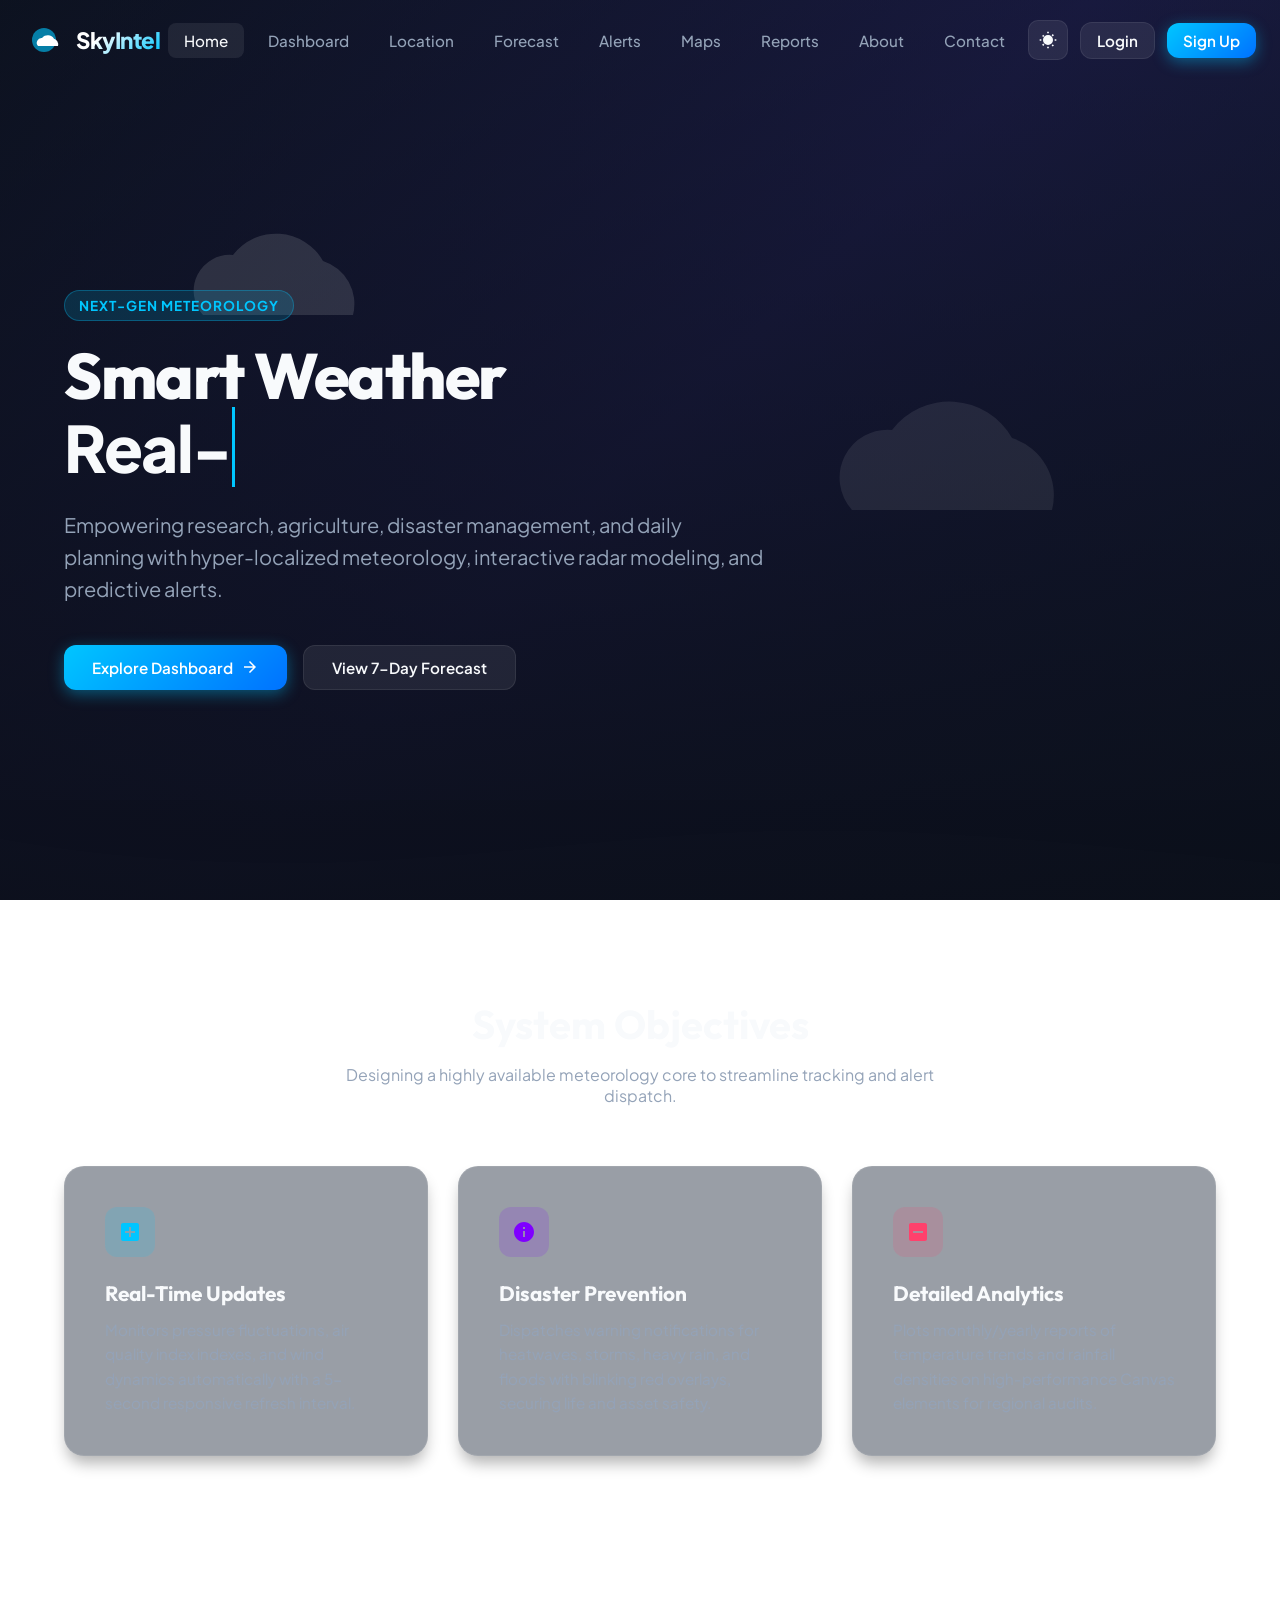
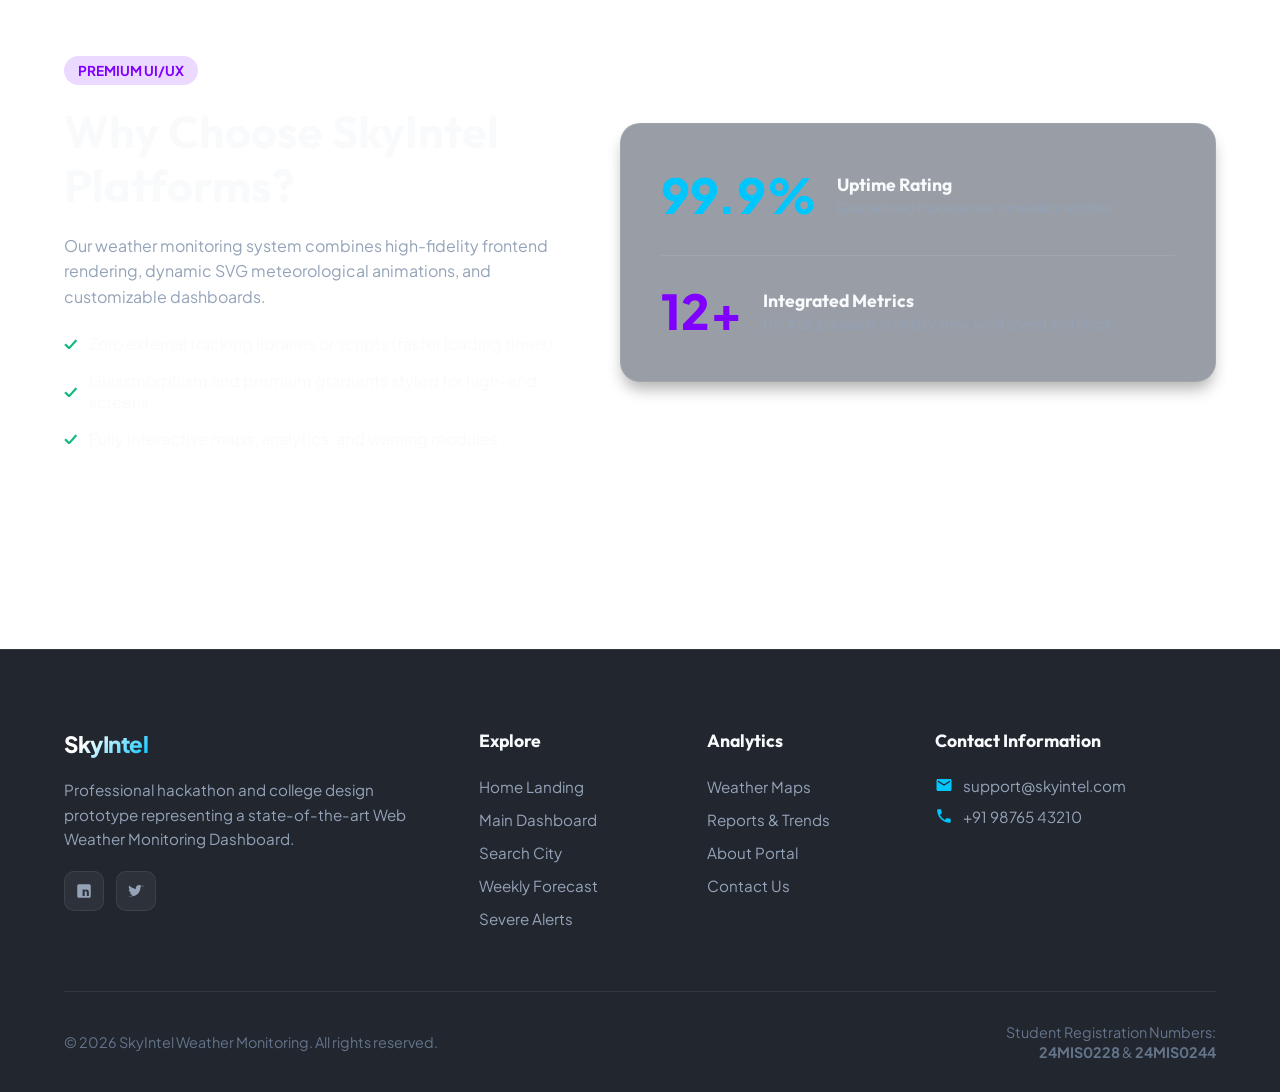
<file: index.html>
<!DOCTYPE html>
<html lang="en" data-theme="dark">
<head>
    <meta charset="UTF-8">
    <meta name="viewport" content="width=device-width, initial-scale=1.0">
    <title>Weather Monitoring System - Premium Landing Page</title>
    <link rel="stylesheet" href="style.css">
    <link rel="stylesheet" href="animation.css">
    <link rel="stylesheet" href="responsive.css">
</head>
<body>

    <!-- Scroll Progress Bar -->
    <div id="scroll-progress"></div>

    <!-- Loading Screen -->
    <div id="loader">
        <div class="loader-content">
            <div class="loader-spinner"></div>
            <div class="loader-text">Weather System</div>
        </div>
    </div>

    <!-- Header Navigation -->
    <header>
        <div class="navbar">
            <a href="index.html" class="brand">
                <div class="brand-logo">
                    <svg viewBox="0 0 100 100">
                        <circle cx="50" cy="50" r="30" fill="var(--sky-blue)" opacity="0.6"/>
                        <path d="M35 65 A12 12 0 0 1 45 45 A18 18 0 0 1 75 47 A15 15 0 0 1 85 65 Z" fill="white"/>
                    </svg>
                </div>
                <div class="brand-title">SkyIntel</div>
            </a>
            
            <nav>
                <ul class="nav-menu">
                    <li><a href="index.html" class="nav-link">Home</a></li>
                    <li><a href="dashboard.html" class="nav-link">Dashboard</a></li>
                    <li><a href="location.html" class="nav-link">Location</a></li>
                    <li><a href="forecast.html" class="nav-link">Forecast</a></li>
                    <li><a href="alerts.html" class="nav-link">Alerts</a></li>
                    <li><a href="maps.html" class="nav-link">Maps</a></li>
                    <li><a href="reports.html" class="nav-link">Reports</a></li>
                    <li><a href="about.html" class="nav-link">About</a></li>
                    <li><a href="contact.html" class="nav-link">Contact</a></li>
                </ul>
            </nav>

            <div class="nav-actions">
                <button class="theme-toggle-btn" id="theme-toggle" aria-label="Toggle Theme">
                    <svg class="sun-icon" viewBox="0 0 24 24"><path d="M12 7a5 5 0 1 0 0 10 5 5 0 0 0 0-10zM2 12h2m16 0h2M12 2v2m0 16v2m-6.4-15.6 1.4 1.4m10 10 1.4 1.4M5.6 18.4l1.4-1.4m10-10 1.4-1.4" stroke="currentColor" stroke-width="2"/></svg>
                    <svg class="moon-icon" viewBox="0 0 24 24"><path d="M21 12.79A9 9 0 1 1 11.21 3 7 7 0 0 0 21 12.79z" fill="currentColor"/></svg>
                </button>

                <div class="nav-auth">
                    <a href="login.html" class="btn btn-secondary" style="padding: 8px 16px;">Login</a>
                    <a href="signup.html" class="btn btn-primary" style="padding: 8px 16px;">Sign Up</a>
                </div>

                <a href="#" class="nav-user-profile" id="user-profile-menu">
                    <div class="nav-user-avatar" id="nav-avatar">U</div>
                    <span id="profile-name">User</span>
                    <span onclick="window.logout()" style="margin-left:8px;font-size:0.8rem;color:var(--text-muted);cursor:pointer">Logout</span>
                </a>

                <button class="hamburger" aria-label="Toggle Navigation Menu">
                    <span></span>
                    <span></span>
                    <span></span>
                </button>
            </div>
        </div>
    </header>

    <!-- Hero Section -->
    <section class="hero-section" style="position: relative; min-height: 100vh; display: flex; align-items: center; overflow: hidden; padding-top: 80px; background: linear-gradient(180deg, rgba(15,23,42,0.4) 0%, rgba(11,15,25,0.9) 100%);">
        
        <!-- Animated Weather Elements Background -->
        <div class="cloud-drift-1" style="position:absolute; top:120px; left:10%; opacity:0.12; width:300px; height:150px; z-index:1;">
            <svg viewBox="0 0 100 100" fill="white"><path d="M25 65 A12 12 0 0 1 35 45 A18 18 0 0 1 65 47 A15 15 0 0 1 75 65 Z"/></svg>
        </div>
        <div class="cloud-drift-2" style="position:absolute; top:250px; right:10%; opacity:0.08; width:400px; height:200px; z-index:1;">
            <svg viewBox="0 0 100 100" fill="white"><path d="M25 65 A12 12 0 0 1 35 45 A18 18 0 0 1 65 47 A15 15 0 0 1 75 65 Z"/></svg>
        </div>
        
        <div class="container" style="position: relative; z-index: 10; width: 100%;">
            <div class="hero-content animate-slide-up" style="max-width: 700px; text-align: left;">
                <span class="badge" style="background: rgba(0, 198, 255, 0.15); color: var(--sky-blue); padding: 6px 14px; border-radius: 20px; font-weight: 700; font-size: 0.85rem; letter-spacing: 1px; text-transform: uppercase; margin-bottom: 20px; display: inline-block; border: 1px solid rgba(0, 198, 255, 0.3);">Next-Gen Meteorology</span>
                
                <h1 style="font-size: 4rem; font-weight: 800; line-height: 1.1; margin-bottom: 24px; letter-spacing: -1.5px;">
                    Smart Weather<br>
                    <span class="typing-text typing-target">Real-time Analysis.</span>
                </h1>
                
                <p style="font-size: 1.25rem; color: var(--text-secondary); line-height: 1.6; margin-bottom: 40px;">
                    Empowering research, agriculture, disaster management, and daily planning with hyper-localized meteorology, interactive radar modeling, and predictive alerts.
                </p>
                
                <div style="display: flex; gap: 16px; flex-wrap: wrap;">
                    <a href="dashboard.html" class="btn btn-primary">
                        Explore Dashboard 
                        <svg width="18" height="18" fill="currentColor" viewBox="0 0 24 24"><path d="M12 4l-1.41 1.41L16.17 11H4v2h12.17l-5.58 5.59L12 20l8-8z"/></svg>
                    </a>
                    <a href="forecast.html" class="btn btn-secondary">View 7-Day Forecast</a>
                </div>
            </div>
        </div>

        <!-- Wave Effect Bottom decoration -->
        <div class="wave-layer" style="background-image: url('data:image/svg+xml;utf8,<svg xmlns=%22http://www.w3.org/2000/svg%22 viewBox=%220 0 1200 120%22 preserveAspectRatio=%22none%22><path d=%22M0,0V46.29c47.79,22.2,103.59,32.17,158,28,70.36-5.37,136.33-33.31,206.8-37.5C438.64,32.43,512.34,53.67,583,72.05c69.27,18,138.3,24.88,209.4,13.08,36.15-6,69.85-17.84,104.45-29.34C989.49,25,1113-14.29,1200,42.4V0Z%22 fill=%22%230b0f19%22/></svg>');"></div>
    </section>

    <!-- Objectives Section -->
    <section class="section" style="padding: 100px 0; position: relative;">
        <div class="container">
            <div style="text-align: center; max-width: 600px; margin: 0 auto 60px;">
                <h2 style="font-size: 2.5rem; margin-bottom: 16px;">System Objectives</h2>
                <p style="color: var(--text-secondary);">Designing a highly available meteorology core to streamline tracking and alert dispatch.</p>
            </div>
            
            <div style="display: grid; grid-template-columns: repeat(auto-fit, minmax(320px, 1fr)); gap: 30px;">
                <div class="glass-panel animate-slide-up" style="padding: 40px;">
                    <div style="width: 50px; height: 50px; background: rgba(0,198,255,0.15); border-radius: 12px; display:flex; align-items:center; justify-content:center; color: var(--sky-blue); margin-bottom: 24px;">
                        <svg style="width: 24px; height:24px; fill:currentColor" viewBox="0 0 24 24"><path d="M19 3H5c-1.1 0-2 .9-2 2v14c0 1.1.9 2 2 2h14c1.1 0 2-.9 2-2V5c0-1.1-.9-2-2-2zm-2 10h-4v4h-2v-4H7v-2h4V7h2v4h4v2z"/></svg>
                    </div>
                    <h3 style="font-size: 1.3rem; margin-bottom: 12px;">Real-Time Updates</h3>
                    <p style="color: var(--text-secondary); font-size: 0.95rem; line-height: 1.6;">Monitors pressure fluctuations, air quality index indexes, and wind dynamics automatically with a 5-second responsive refresh interval.</p>
                </div>

                <div class="glass-panel animate-slide-up delay-1" style="padding: 40px;">
                    <div style="width: 50px; height: 50px; background: rgba(127,0,255,0.15); border-radius: 12px; display:flex; align-items:center; justify-content:center; color: var(--purple); margin-bottom: 24px;">
                        <svg style="width: 24px; height:24px; fill:currentColor" viewBox="0 0 24 24"><path d="M12 2C6.48 2 2 6.48 2 12s4.48 10 10 10 10-4.48 10-10S17.52 2 12 2zm1 15h-2v-6h2v6zm0-8h-2V7h2v2z"/></svg>
                    </div>
                    <h3 style="font-size: 1.3rem; margin-bottom: 12px;">Disaster Prevention</h3>
                    <p style="color: var(--text-secondary); font-size: 0.95rem; line-height: 1.6;">Dispatches warning notifications for heatwaves, storms, heavy rain, and floods with blinking red overlays, securing life and asset safety.</p>
                </div>

                <div class="glass-panel animate-slide-up delay-2" style="padding: 40px;">
                    <div style="width: 50px; height: 50px; background: rgba(255,65,108,0.15); border-radius: 12px; display:flex; align-items:center; justify-content:center; color: var(--orange); margin-bottom: 24px;">
                        <svg style="width: 24px; height:24px; fill:currentColor" viewBox="0 0 24 24"><path d="M19 3H5c-1.1 0-2 .9-2 2v14c0 1.1.9 2 2 2h14c1.1 0 2-.9 2-2V5c0-1.1-.9-2-2-2zm-2 10H7v-2h10v2z"/></svg>
                    </div>
                    <h3 style="font-size: 1.3rem; margin-bottom: 12px;">Detailed Analytics</h3>
                    <p style="color: var(--text-secondary); font-size: 0.95rem; line-height: 1.6;">Plots monthly/yearly reports of temperature trends and rainfall densities on high-performance Canvas elements for regional audits.</p>
                </div>
            </div>
        </div>
    </section>

    <!-- Why Choose Our System -->
    <section class="section" style="padding: 100px 0; background: rgba(255,255,255,0.02);">
        <div class="container">
            <div style="display: grid; grid-template-columns: 1fr 1.2fr; gap: 60px; align-items: center;">
                <div class="animate-slide-right">
                    <span class="badge" style="background: rgba(127, 0, 255, 0.15); color: var(--purple); padding: 6px 14px; border-radius: 20px; font-weight: 700; font-size: 0.85rem; text-transform: uppercase; margin-bottom: 20px; display: inline-block;">Premium UI/UX</span>
                    <h2 style="font-size: 2.8rem; margin-bottom: 20px; line-height: 1.2;">Why Choose SkyIntel Platforms?</h2>
                    <p style="color: var(--text-secondary); line-height: 1.6; margin-bottom: 24px;">
                        Our weather monitoring system combines high-fidelity frontend rendering, dynamic SVG meteorological animations, and customizable dashboards.
                    </p>
                    <ul style="list-style:none; display:flex; flex-direction:column; gap:16px;">
                        <li style="display:flex; align-items:center; gap:12px; color:var(--text-primary)">
                            <span style="color:#10b981; font-weight:bold;">✓</span> Zero external tracking libraries or scripts (faster loading times)
                        </li>
                        <li style="display:flex; align-items:center; gap:12px; color:var(--text-primary)">
                            <span style="color:#10b981; font-weight:bold;">✓</span> Glassmorphism and premium gradients styled for high-end screens
                        </li>
                        <li style="display:flex; align-items:center; gap:12px; color:var(--text-primary)">
                            <span style="color:#10b981; font-weight:bold;">✓</span> Fully interactive maps, analytics, and warning modules
                        </li>
                    </ul>
                </div>
                
                <div class="glass-panel animate-slide-left" style="padding: 40px; display: flex; flex-direction: column; gap: 30px;">
                    <div style="display: flex; gap: 20px; align-items: center;">
                        <div style="font-size: 3rem; font-weight: 800; color: var(--sky-blue);">99.9%</div>
                        <div>
                            <h4 style="font-size: 1.1rem; margin-bottom: 4px;">Uptime Rating</h4>
                            <p style="color:var(--text-secondary); font-size:0.85rem;">Guaranteed mock server simulation uptime.</p>
                        </div>
                    </div>
                    <div style="display: flex; gap: 20px; align-items: center; border-top: 1px solid var(--card-border); padding-top: 24px;">
                        <div style="font-size: 3rem; font-weight: 800; color: var(--purple);">12+</div>
                        <div>
                            <h4 style="font-size: 1.1rem; margin-bottom: 4px;">Integrated Metrics</h4>
                            <p style="color:var(--text-secondary); font-size:0.85rem;">UV, AQI, pressure, humidity, dew, wind speed and maps.</p>
                        </div>
                    </div>
                </div>
            </div>
        </div>
    </section>

    <!-- Footer -->
    <footer>
        <div class="container">
            <div class="footer-grid">
                <div class="footer-col">
                    <a href="index.html" class="brand" style="margin-bottom: 20px;">
                        <div class="brand-title">SkyIntel</div>
                    </a>
                    <p>Professional hackathon and college design prototype representing a state-of-the-art Web Weather Monitoring Dashboard.</p>
                    <div class="social-icons">
                        <a href="#" class="social-icon" aria-label="Facebook">
                            <svg viewBox="0 0 24 24"><path d="M19 3a2 2 0 0 1 2 2v14a2 2 0 0 1-2 2H5a2 2 0 0 1-2-2V5a2 2 0 0 1 2-2h14m-.5 15.5v-5.3a3.26 3.26 0 0 0-3.26-3.26c-.85 0-1.84.52-2.32 1.3v-1.11h-2.79v8.37h2.79v-4.93c0-.77.62-1.4 1.39-1.4a1.4 1.4 0 0 1 1.4 1.4v4.93h2.79z"/></svg>
                        </a>
                        <a href="#" class="social-icon" aria-label="Twitter">
                            <svg viewBox="0 0 24 24"><path d="M22.46 6c-.77.35-1.6.58-2.46.69.88-.53 1.56-1.37 1.88-2.38-.83.5-1.75.85-2.72 1.05C18.37 4.5 17.26 4 16 4c-2.35 0-4.27 1.92-4.27 4.29 0 .34.04.67.11.98C8.28 9.09 5.11 7.38 3 4.79c-.37.63-.58 1.37-.58 2.15 0 1.49.75 2.81 1.91 3.56-.71 0-1.37-.2-1.95-.5v.03c0 2.08 1.48 3.82 3.44 4.21a4.22 4.22 0 0 1-1.93.07 4.28 4.28 0 0 0 4 2.98 8.52 8.52 0 0 1-5.3 1.83 8.39 8.39 0 0 1-1-.06A12.08 12.08 0 0 0 6.29 19c7.55 0 11.67-6.25 11.67-11.67v-.53c.8-.58 1.49-1.3 2.04-2.13z"/></svg>
                        </a>
                    </div>
                </div>
                
                <div class="footer-col">
                    <h3>Explore</h3>
                    <ul class="footer-links">
                        <li><a href="index.html">Home Landing</a></li>
                        <li><a href="dashboard.html">Main Dashboard</a></li>
                        <li><a href="location.html">Search City</a></li>
                        <li><a href="forecast.html">Weekly Forecast</a></li>
                        <li><a href="alerts.html">Severe Alerts</a></li>
                    </ul>
                </div>

                <div class="footer-col">
                    <h3>Analytics</h3>
                    <ul class="footer-links">
                        <li><a href="maps.html">Weather Maps</a></li>
                        <li><a href="reports.html">Reports & Trends</a></li>
                        <li><a href="about.html">About Portal</a></li>
                        <li><a href="contact.html">Contact Us</a></li>
                    </ul>
                </div>

                <div class="footer-col">
                    <h3>Contact Information</h3>
                    <ul class="footer-contact-info">
                        <li>
                            <svg viewBox="0 0 24 24"><path d="M20 4H4c-1.1 0-1.99.9-1.99 2L2 18c0 1.1.9 2 2 2h16c1.1 0 2-.9 2-2V6c0-1.1-.9-2-2-2zm0 4-8 5-8-5V6l8 5 8-5v2z"/></svg>
                            support@skyintel.com
                        </li>
                        <li>
                            <svg viewBox="0 0 24 24"><path d="M6.62 10.79a15.15 15.15 0 0 0 6.5 6.5l2.2-2.2c.27-.27.67-.36 1.02-.24 1.12.37 2.33.57 3.57.57.55 0 1 .45 1 1V20c0 .55-.45 1-1 1-9.39 0-17-7.61-17-17 0-.55.45-1 1-1h3.5c.55 0 1 .45 1 1 0 1.25.2 2.45.57 3.57.11.35.03.74-.25 1.02l-2.2 2.2z"/></svg>
                            +91 98765 43210
                        </li>
                    </ul>
                </div>
            </div>
            
            <div class="footer-bottom">
                <div>&copy; 2026 SkyIntel Weather Monitoring. All rights reserved.</div>
                <div class="registration-info">
                    Student Registration Numbers:<br>
                    <strong>24MIS0228</strong> &amp; <strong>24MIS0244</strong>
                </div>
            </div>
        </div>
    </footer>

    <!-- Back to top button -->
    <button class="back-to-top" id="back-to-top" aria-label="Back to Top">
        <svg viewBox="0 0 24 24"><path d="M7.41 15.41L12 10.83l4.59 4.58L18 14l-6-6-6 6z"/></svg>
    </button>

    <!-- Global Javascript Inclusions -->
    <script src="js/script.js"></script>
    <script src="js/dashboard.js"></script>
</body>
</html>
</file>
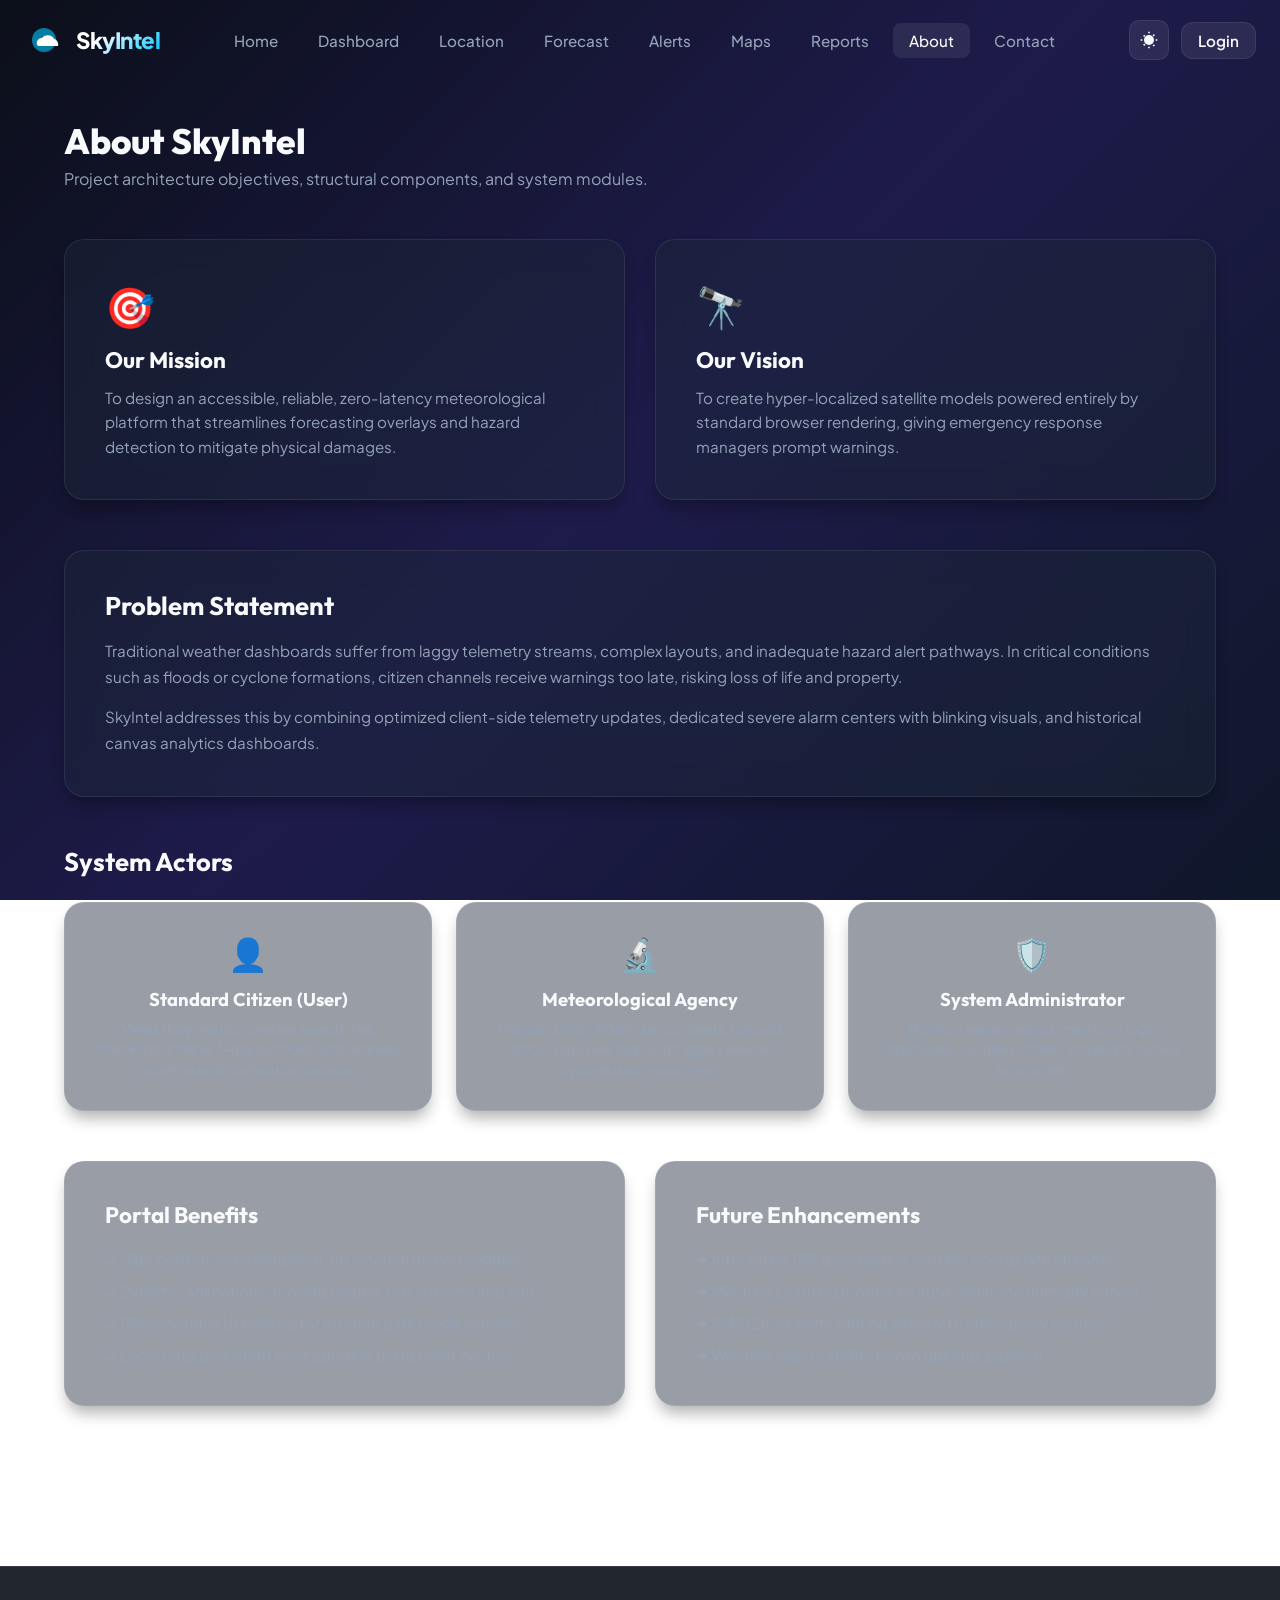
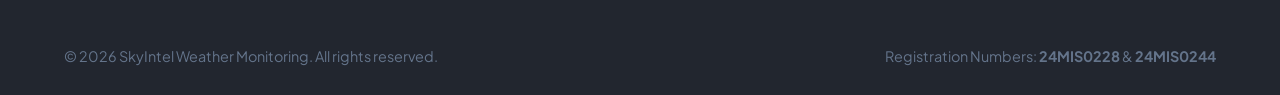
<file: about.html>
<!DOCTYPE html>
<html lang="en" data-theme="dark">
<head>
    <meta charset="UTF-8">
    <meta name="viewport" content="width=device-width, initial-scale=1.0">
    <title>About Portal - SkyIntel Weather</title>
    <link rel="stylesheet" href="style.css">
    <link rel="stylesheet" href="animation.css">
    <link rel="stylesheet" href="responsive.css">
</head>
<body>

    <!-- Scroll Progress Bar -->
    <div id="scroll-progress"></div>

    <!-- Loader -->
    <div id="loader">
        <div class="loader-content">
            <div class="loader-spinner"></div>
            <div class="loader-text">Loading Portal Details...</div>
        </div>
    </div>

    <!-- Header Navigation -->
    <header>
        <div class="navbar">
            <a href="index.html" class="brand">
                <div class="brand-logo">
                    <svg viewBox="0 0 100 100">
                        <circle cx="50" cy="50" r="30" fill="var(--sky-blue)" opacity="0.6"/>
                        <path d="M35 65 A12 12 0 0 1 45 45 A18 18 0 0 1 75 47 A15 15 0 0 1 85 65 Z" fill="white"/>
                    </svg>
                </div>
                <div class="brand-title">SkyIntel</div>
            </a>
            
            <nav>
                <ul class="nav-menu">
                    <li><a href="index.html" class="nav-link">Home</a></li>
                    <li><a href="dashboard.html" class="nav-link">Dashboard</a></li>
                    <li><a href="location.html" class="nav-link">Location</a></li>
                    <li><a href="forecast.html" class="nav-link">Forecast</a></li>
                    <li><a href="alerts.html" class="nav-link">Alerts</a></li>
                    <li><a href="maps.html" class="nav-link">Maps</a></li>
                    <li><a href="reports.html" class="nav-link">Reports</a></li>
                    <li><a href="about.html" class="nav-link">About</a></li>
                    <li><a href="contact.html" class="nav-link">Contact</a></li>
                </ul>
            </nav>

            <div class="nav-actions">
                <button class="theme-toggle-btn" id="theme-toggle" aria-label="Toggle Theme">
                    <svg class="sun-icon" viewBox="0 0 24 24"><path d="M12 7a5 5 0 1 0 0 10 5 5 0 0 0 0-10zM2 12h2m16 0h2M12 2v2m0 16v2m-6.4-15.6 1.4 1.4m10 10 1.4 1.4M5.6 18.4l1.4-1.4m10-10 1.4-1.4" stroke="currentColor" stroke-width="2"/></svg>
                    <svg class="moon-icon" viewBox="0 0 24 24"><path d="M21 12.79A9 9 0 1 1 11.21 3 7 7 0 0 0 21 12.79z" fill="currentColor"/></svg>
                </button>

                <div class="nav-auth">
                    <a href="login.html" class="btn btn-secondary" style="padding: 8px 16px;">Login</a>
                </div>

                <a href="#" class="nav-user-profile" id="user-profile-menu">
                    <div class="nav-user-avatar" id="nav-avatar">U</div>
                    <span id="profile-name">User</span>
                    <span onclick="window.logout()" style="margin-left:8px;font-size:0.8rem;color:var(--text-muted);cursor:pointer">Logout</span>
                </a>

                <button class="hamburger" aria-label="Toggle Navigation Menu">
                    <span></span>
                    <span></span>
                    <span></span>
                </button>
            </div>
        </div>
    </header>

    <!-- Main Content -->
    <main class="container" style="padding-top: 120px; padding-bottom: 60px;">
        
        <div class="animate-fade-in" style="margin-bottom: 50px;">
            <h1 style="font-size: 2.2rem; font-weight: 800; margin-bottom: 6px;">About SkyIntel</h1>
            <p style="color: var(--text-secondary);">Project architecture objectives, structural components, and system modules.</p>
        </div>

        <!-- 1. Mission & Vision Grid -->
        <div style="display: grid; grid-template-columns: repeat(auto-fit, minmax(300px, 1fr)); gap: 30px; margin-bottom: 50px;">
            <div class="glass-panel animate-slide-up" style="padding: 40px;">
                <span style="font-size: 2.5rem; display:block; margin-bottom: 15px;">🎯</span>
                <h2 style="font-size: 1.4rem; margin-bottom: 12px;">Our Mission</h2>
                <p style="color: var(--text-secondary); line-height: 1.6; font-size: 0.95rem;">To design an accessible, reliable, zero-latency meteorological platform that streamlines forecasting overlays and hazard detection to mitigate physical damages.</p>
            </div>

            <div class="glass-panel animate-slide-up delay-1" style="padding: 40px;">
                <span style="font-size: 2.5rem; display:block; margin-bottom: 15px;">🔭</span>
                <h2 style="font-size: 1.4rem; margin-bottom: 12px;">Our Vision</h2>
                <p style="color: var(--text-secondary); line-height: 1.6; font-size: 0.95rem;">To create hyper-localized satellite models powered entirely by standard browser rendering, giving emergency response managers prompt warnings.</p>
            </div>
        </div>

        <!-- 2. Problem Statement -->
        <div class="glass-panel animate-slide-up" style="padding: 40px; margin-bottom: 50px;">
            <h2 style="font-size: 1.6rem; margin-bottom: 16px;">Problem Statement</h2>
            <p style="color: var(--text-secondary); line-height: 1.7; margin-bottom: 15px; font-size: 0.95rem;">
                Traditional weather dashboards suffer from laggy telemetry streams, complex layouts, and inadequate hazard alert pathways. In critical conditions such as floods or cyclone formations, citizen channels receive warnings too late, risking loss of life and property.
            </p>
            <p style="color: var(--text-secondary); line-height: 1.7; font-size: 0.95rem;">
                SkyIntel addresses this by combining optimized client-side telemetry updates, dedicated severe alarm centers with blinking visuals, and historical canvas analytics dashboards.
            </p>
        </div>

        <!-- 3. Actors Involved -->
        <h2 style="font-size: 1.6rem; margin-bottom: 24px;" class="animate-fade-in">System Actors</h2>
        <div style="display: grid; grid-template-columns: repeat(auto-fit, minmax(280px, 1fr)); gap: 24px; margin-bottom: 50px;">
            <div class="glass-panel animate-zoom-in" style="padding: 30px; text-align: center;">
                <div style="font-size: 2rem; margin-bottom: 15px;">👤</div>
                <h3 style="font-size: 1.15rem; margin-bottom: 8px;">Standard Citizen (User)</h3>
                <p style="color: var(--text-secondary); font-size: 0.85rem; line-height: 1.5;">Views daily metrics, creates saved cities checklists, checks 7-day outlooks, and receives active hazard notification popups.</p>
            </div>

            <div class="glass-panel animate-zoom-in delay-1" style="padding: 30px; text-align: center;">
                <div style="font-size: 2rem; margin-bottom: 15px;">🔬</div>
                <h3 style="font-size: 1.15rem; margin-bottom: 8px;">Meteorological Agency</h3>
                <p style="color: var(--text-secondary); font-size: 0.85rem; line-height: 1.5;">Maintains high-fidelity sensor feeds, uploads isobar data overlays, and triggers severe cyclone/storm warnings.</p>
            </div>

            <div class="glass-panel animate-zoom-in delay-2" style="padding: 30px; text-align: center;">
                <div style="font-size: 2rem; margin-bottom: 15px;">🛡️</div>
                <h3 style="font-size: 1.15rem; margin-bottom: 8px;">System Administrator</h3>
                <p style="color: var(--text-secondary); font-size: 0.85rem; line-height: 1.5;">Monitors server metrics, maintains login databases, handles profiles, and audits canvas summaries.</p>
            </div>
        </div>

        <!-- 4. System Benefits & Timeline -->
        <div style="display: grid; grid-template-columns: repeat(auto-fit, minmax(300px, 1fr)); gap: 30px;">
            <div class="glass-panel animate-slide-right" style="padding: 40px;">
                <h2 style="font-size: 1.4rem; margin-bottom: 20px;">Portal Benefits</h2>
                <ul style="list-style: none; display: flex; flex-direction: column; gap: 12px; color: var(--text-secondary); font-size: 0.95rem;">
                    <li>✓ High performance rendering: no external heavy modules</li>
                    <li>✓ Dynamic animations: moving clouds, rain streams and sun</li>
                    <li>✓ Glassmorphic UI tailored for modern dark mode screens</li>
                    <li>✓ Local data persistent configuration using client caches</li>
                </ul>
            </div>

            <div class="glass-panel animate-slide-left" style="padding: 40px;">
                <h2 style="font-size: 1.4rem; margin-bottom: 20px;">Future Enhancements</h2>
                <ul style="list-style: none; display: flex; flex-direction: column; gap: 12px; color: var(--text-secondary); font-size: 0.95rem;">
                    <li>➔ Interactive GIS geolocation with live coordinate streams</li>
                    <li>➔ Machine Learning models to auto-estimate humidity curves</li>
                    <li>➔ SMS/Email alerts routing directly to emergency centers</li>
                    <li>➔ Weather radar satellite photo uploads pipeline</li>
                </ul>
            </div>
        </div>

    </main>

    <!-- Footer -->
    <footer>
        <div class="container">
            <div class="footer-bottom" style="border: none; padding: 0; text-align: center;">
                <div>&copy; 2026 SkyIntel Weather Monitoring. All rights reserved.</div>
                <div>Registration Numbers: <strong>24MIS0228</strong> &amp; <strong>24MIS0244</strong></div>
            </div>
        </div>
    </footer>

    <!-- Global Javascript Inclusions -->
    <script src="js/script.js"></script>
</body>
</html>
</file>
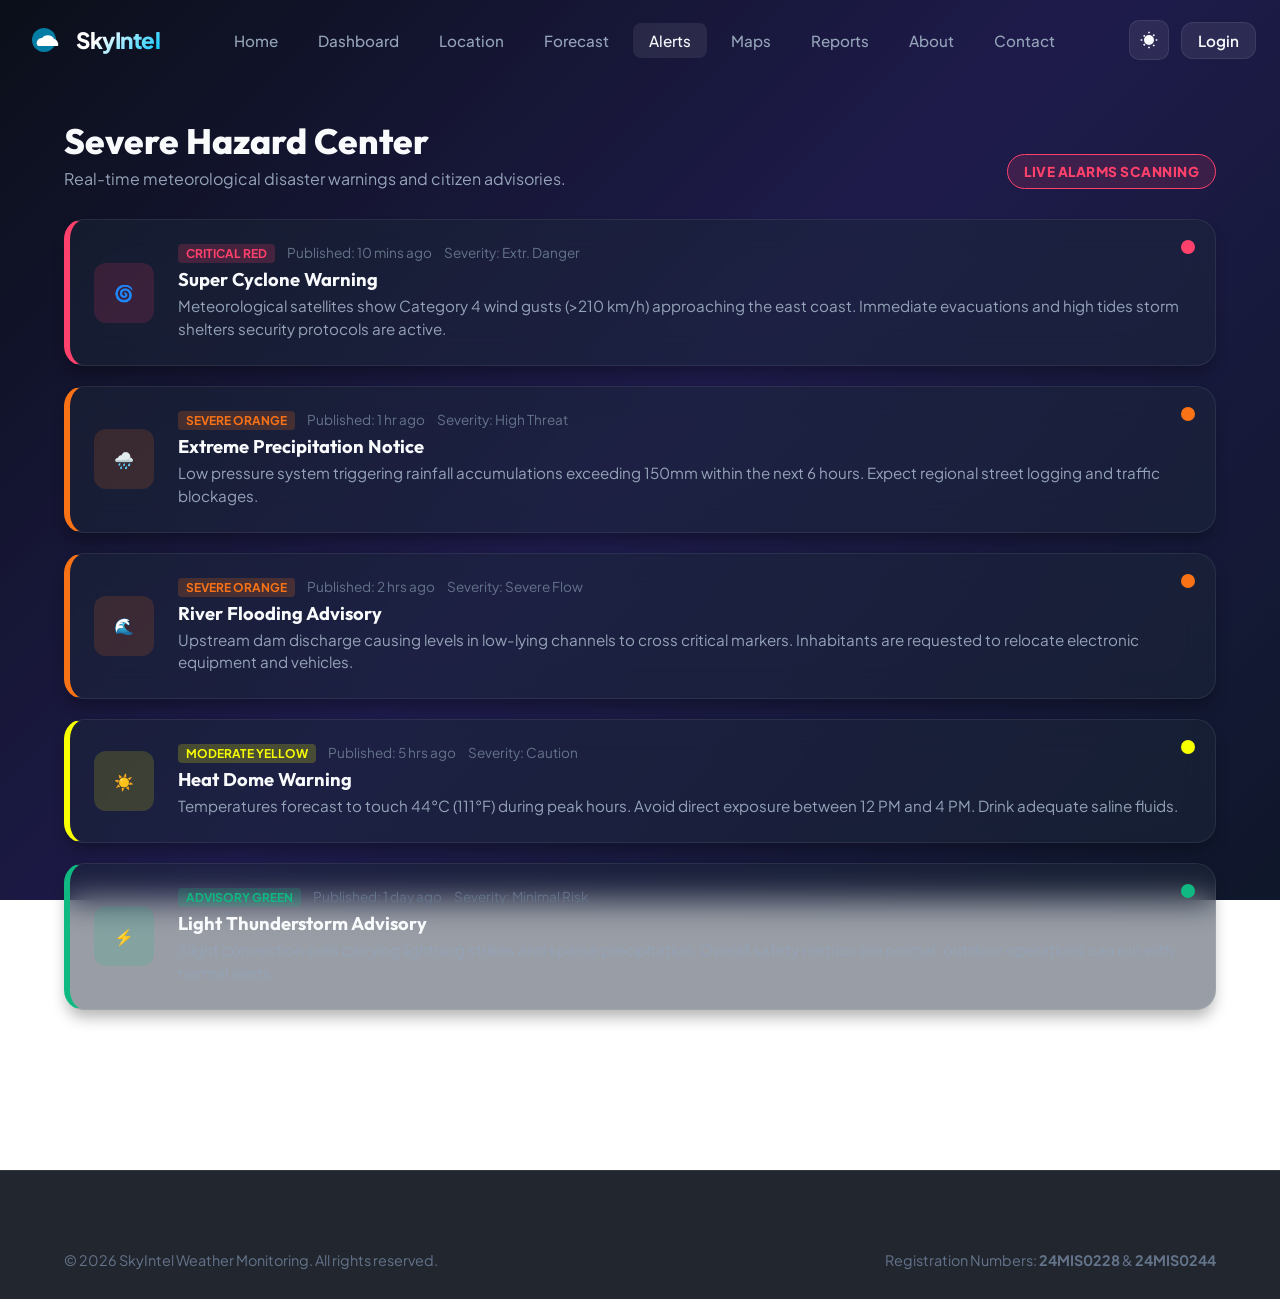
<file: alerts.html>
<!DOCTYPE html>
<html lang="en" data-theme="dark">
<head>
    <meta charset="UTF-8">
    <meta name="viewport" content="width=device-width, initial-scale=1.0">
    <title>Active Warnings - SkyIntel Weather</title>
    <link rel="stylesheet" href="style.css">
    <link rel="stylesheet" href="dashboard.css">
    <link rel="stylesheet" href="animation.css">
    <link rel="stylesheet" href="responsive.css">
</head>
<body>

    <!-- Scroll Progress Bar -->
    <div id="scroll-progress"></div>

    <!-- Loader -->
    <div id="loader">
        <div class="loader-content">
            <div class="loader-spinner"></div>
            <div class="loader-text">Checking Hazards...</div>
        </div>
    </div>

    <!-- Header Navigation -->
    <header>
        <div class="navbar">
            <a href="index.html" class="brand">
                <div class="brand-logo">
                    <svg viewBox="0 0 100 100">
                        <circle cx="50" cy="50" r="30" fill="var(--sky-blue)" opacity="0.6"/>
                        <path d="M35 65 A12 12 0 0 1 45 45 A18 18 0 0 1 75 47 A15 15 0 0 1 85 65 Z" fill="white"/>
                    </svg>
                </div>
                <div class="brand-title">SkyIntel</div>
            </a>
            
            <nav>
                <ul class="nav-menu">
                    <li><a href="index.html" class="nav-link">Home</a></li>
                    <li><a href="dashboard.html" class="nav-link">Dashboard</a></li>
                    <li><a href="location.html" class="nav-link">Location</a></li>
                    <li><a href="forecast.html" class="nav-link">Forecast</a></li>
                    <li><a href="alerts.html" class="nav-link">Alerts</a></li>
                    <li><a href="maps.html" class="nav-link">Maps</a></li>
                    <li><a href="reports.html" class="nav-link">Reports</a></li>
                    <li><a href="about.html" class="nav-link">About</a></li>
                    <li><a href="contact.html" class="nav-link">Contact</a></li>
                </ul>
            </nav>

            <div class="nav-actions">
                <button class="theme-toggle-btn" id="theme-toggle" aria-label="Toggle Theme">
                    <svg class="sun-icon" viewBox="0 0 24 24"><path d="M12 7a5 5 0 1 0 0 10 5 5 0 0 0 0-10zM2 12h2m16 0h2M12 2v2m0 16v2m-6.4-15.6 1.4 1.4m10 10 1.4 1.4M5.6 18.4l1.4-1.4m10-10 1.4-1.4" stroke="currentColor" stroke-width="2"/></svg>
                    <svg class="moon-icon" viewBox="0 0 24 24"><path d="M21 12.79A9 9 0 1 1 11.21 3 7 7 0 0 0 21 12.79z" fill="currentColor"/></svg>
                </button>

                <div class="nav-auth">
                    <a href="login.html" class="btn btn-secondary" style="padding: 8px 16px;">Login</a>
                </div>

                <a href="#" class="nav-user-profile" id="user-profile-menu">
                    <div class="nav-user-avatar" id="nav-avatar">U</div>
                    <span id="profile-name">User</span>
                    <span onclick="window.logout()" style="margin-left:8px;font-size:0.8rem;color:var(--text-muted);cursor:pointer">Logout</span>
                </a>

                <button class="hamburger" aria-label="Toggle Navigation Menu">
                    <span></span>
                    <span></span>
                    <span></span>
                </button>
            </div>
        </div>
    </header>

    <!-- Main Container -->
    <main class="container" id="alerts-page-container" style="padding-top: 120px; padding-bottom: 60px;">
        
        <div class="animate-fade-in" style="margin-bottom: 30px; display: flex; justify-content: space-between; align-items: flex-end; flex-wrap: wrap; gap: 20px;">
            <div>
                <h1 style="font-size: 2.2rem; font-weight: 800; margin-bottom: 6px;">Severe Hazard Center</h1>
                <p style="color: var(--text-secondary);">Real-time meteorological disaster warnings and citizen advisories.</p>
            </div>
            <span class="badge emergency-blink" style="background: rgba(255, 65, 108, 0.15); color: var(--orange); border: 1px solid var(--orange); padding: 8px 16px; border-radius: 30px; font-weight: 800; font-size: 0.85rem; letter-spacing: 0.5px;">LIVE ALARMS SCANNING</span>
        </div>

        <div class="alerts-grid">
            
            <!-- Cyclone Alert (Red) -->
            <div class="alert-item-card alert-red glass-panel hover-lift animate-slide-up">
                <div class="alert-indicator emergency-blink" style="background-color: var(--orange);"></div>
                <div class="alert-content-left">
                    🌀
                </div>
                <div class="alert-details">
                    <div class="alert-meta">
                        <span class="alert-badge">Critical Red</span>
                        <span>Published: 10 mins ago</span>
                        <span>Severity: Extr. Danger</span>
                    </div>
                    <h3 class="alert-title">Super Cyclone Warning</h3>
                    <p class="alert-desc">Meteorological satellites show Category 4 wind gusts (>210 km/h) approaching the east coast. Immediate evacuations and high tides storm shelters security protocols are active.</p>
                </div>
            </div>

            <!-- Heavy Rain Warning (Orange) -->
            <div class="alert-item-card alert-orange glass-panel hover-lift animate-slide-up delay-1">
                <div class="alert-indicator emergency-blink" style="background-color: #f97316;"></div>
                <div class="alert-content-left">
                    🌧️
                </div>
                <div class="alert-details">
                    <div class="alert-meta">
                        <span class="alert-badge">Severe Orange</span>
                        <span>Published: 1 hr ago</span>
                        <span>Severity: High Threat</span>
                    </div>
                    <h3 class="alert-title">Extreme Precipitation Notice</h3>
                    <p class="alert-desc">Low pressure system triggering rainfall accumulations exceeding 150mm within the next 6 hours. Expect regional street logging and traffic blockages.</p>
                </div>
            </div>

            <!-- Flood Warning (Orange) -->
            <div class="alert-item-card alert-orange glass-panel hover-lift animate-slide-up delay-2">
                <div class="alert-indicator emergency-blink" style="background-color: #f97316;"></div>
                <div class="alert-content-left">
                    🌊
                </div>
                <div class="alert-details">
                    <div class="alert-meta">
                        <span class="alert-badge">Severe Orange</span>
                        <span>Published: 2 hrs ago</span>
                        <span>Severity: Severe Flow</span>
                    </div>
                    <h3 class="alert-title">River Flooding Advisory</h3>
                    <p class="alert-desc">Upstream dam discharge causing levels in low-lying channels to cross critical markers. Inhabitants are requested to relocate electronic equipment and vehicles.</p>
                </div>
            </div>

            <!-- Heat Wave (Yellow) -->
            <div class="alert-item-card alert-yellow glass-panel hover-lift animate-slide-up delay-3">
                <div class="alert-indicator" style="background-color: var(--yellow);"></div>
                <div class="alert-content-left">
                    ☀️
                </div>
                <div class="alert-details">
                    <div class="alert-meta">
                        <span class="alert-badge">Moderate Yellow</span>
                        <span>Published: 5 hrs ago</span>
                        <span>Severity: Caution</span>
                    </div>
                    <h3 class="alert-title">Heat Dome Warning</h3>
                    <p class="alert-desc">Temperatures forecast to touch 44°C (111°F) during peak hours. Avoid direct exposure between 12 PM and 4 PM. Drink adequate saline fluids.</p>
                </div>
            </div>

            <!-- Light Storm Warning (Green) -->
            <div class="alert-item-card alert-green glass-panel hover-lift animate-slide-up delay-4">
                <div class="alert-indicator" style="background-color: #10b981;"></div>
                <div class="alert-content-left">
                    ⚡
                </div>
                <div class="alert-details">
                    <div class="alert-meta">
                        <span class="alert-badge">Advisory Green</span>
                        <span>Published: 1 day ago</span>
                        <span>Severity: Minimal Risk</span>
                    </div>
                    <h3 class="alert-title">Light Thunderstorm Advisory</h3>
                    <p class="alert-desc">Slight convection cells carrying lightning strikes and sparse precipitation. Overall safety metrics are normal; outdoor operations can run with normal alerts.</p>
                </div>
            </div>

        </div>

    </main>

    <!-- Footer -->
    <footer>
        <div class="container">
            <div class="footer-bottom" style="border: none; padding: 0; text-align: center;">
                <div>&copy; 2026 SkyIntel Weather Monitoring. All rights reserved.</div>
                <div>Registration Numbers: <strong>24MIS0228</strong> &amp; <strong>24MIS0244</strong></div>
            </div>
        </div>
    </footer>

    <!-- Global Javascript Inclusions -->
    <script src="js/script.js"></script>
    <script src="js/dashboard.js"></script>
</body>
</html>
</file>
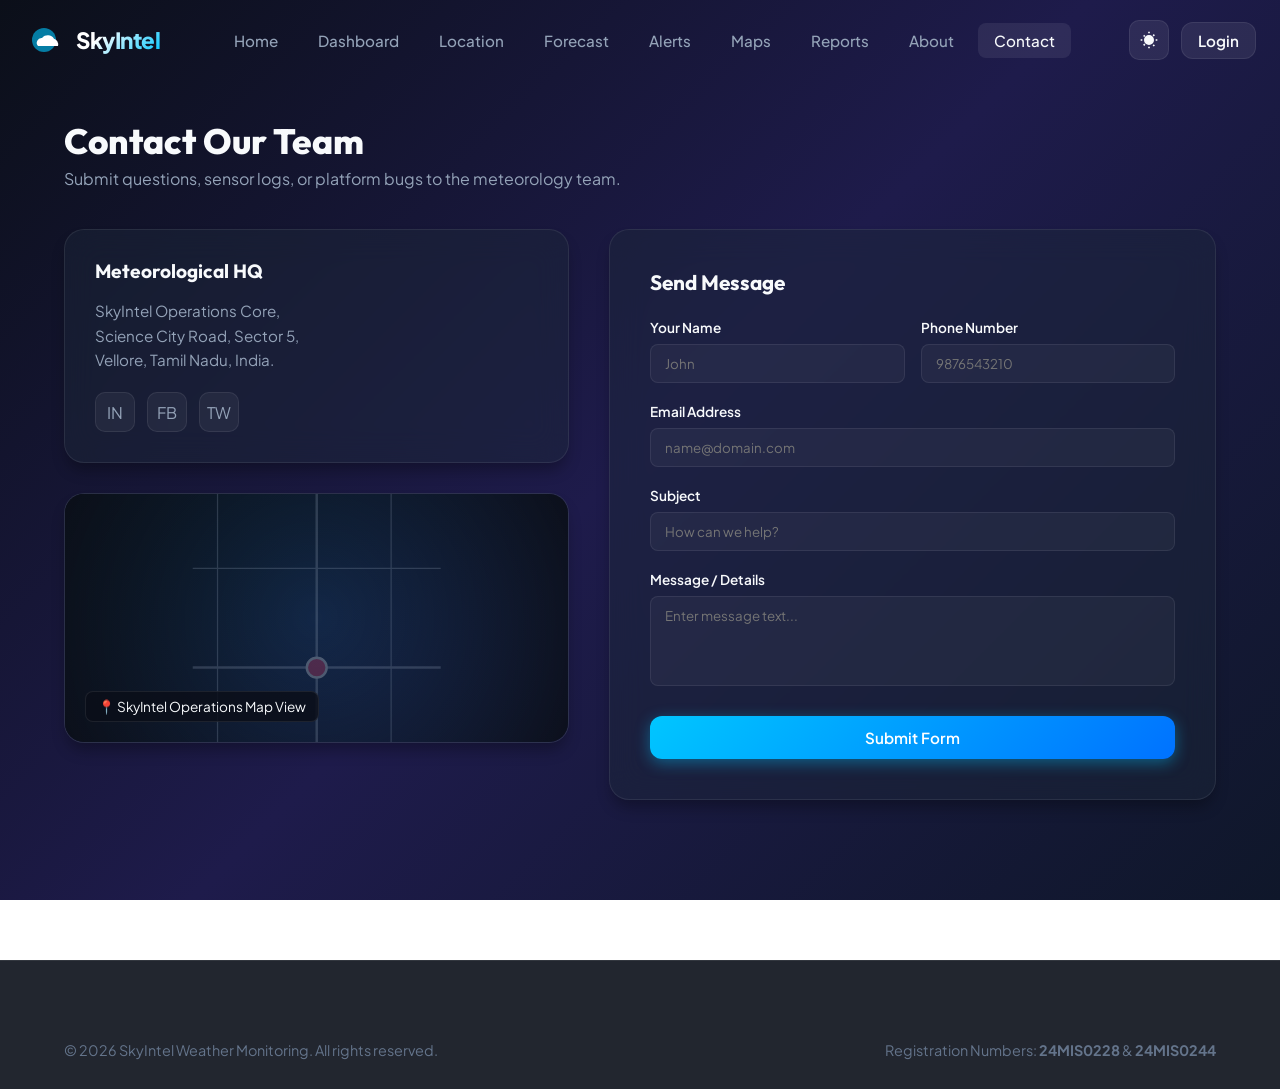
<file: contact.html>
<!DOCTYPE html>
<html lang="en" data-theme="dark">
<head>
    <meta charset="UTF-8">
    <meta name="viewport" content="width=device-width, initial-scale=1.0">
    <title>Contact Us - SkyIntel Weather</title>
    <link rel="stylesheet" href="style.css">
    <link rel="stylesheet" href="animation.css">
    <link rel="stylesheet" href="responsive.css">
</head>
<body>

    <!-- Scroll Progress Bar -->
    <div id="scroll-progress"></div>

    <!-- Loader -->
    <div id="loader">
        <div class="loader-content">
            <div class="loader-spinner"></div>
            <div class="loader-text">Loading Contact Center...</div>
        </div>
    </div>

    <!-- Header Navigation -->
    <header>
        <div class="navbar">
            <a href="index.html" class="brand">
                <div class="brand-logo">
                    <svg viewBox="0 0 100 100">
                        <circle cx="50" cy="50" r="30" fill="var(--sky-blue)" opacity="0.6"/>
                        <path d="M35 65 A12 12 0 0 1 45 45 A18 18 0 0 1 75 47 A15 15 0 0 1 85 65 Z" fill="white"/>
                    </svg>
                </div>
                <div class="brand-title">SkyIntel</div>
            </a>
            
            <nav>
                <ul class="nav-menu">
                    <li><a href="index.html" class="nav-link">Home</a></li>
                    <li><a href="dashboard.html" class="nav-link">Dashboard</a></li>
                    <li><a href="location.html" class="nav-link">Location</a></li>
                    <li><a href="forecast.html" class="nav-link">Forecast</a></li>
                    <li><a href="alerts.html" class="nav-link">Alerts</a></li>
                    <li><a href="maps.html" class="nav-link">Maps</a></li>
                    <li><a href="reports.html" class="nav-link">Reports</a></li>
                    <li><a href="about.html" class="nav-link">About</a></li>
                    <li><a href="contact.html" class="nav-link">Contact</a></li>
                </ul>
            </nav>

            <div class="nav-actions">
                <button class="theme-toggle-btn" id="theme-toggle" aria-label="Toggle Theme">
                    <svg class="sun-icon" viewBox="0 0 24 24"><path d="M12 7a5 5 0 1 0 0 10 5 5 0 0 0 0-10zM2 12h2m16 0h2M12 2v2m0 16v2m-6.4-15.6 1.4 1.4m10 10 1.4 1.4M5.6 18.4l1.4-1.4m10-10 1.4-1.4" stroke="currentColor" stroke-width="2"/></svg>
                    <svg class="moon-icon" viewBox="0 0 24 24"><path d="M21 12.79A9 9 0 1 1 11.21 3 7 7 0 0 0 21 12.79z" fill="currentColor"/></svg>
                </button>

                <div class="nav-auth">
                    <a href="login.html" class="btn btn-secondary" style="padding: 8px 16px;">Login</a>
                </div>

                <a href="#" class="nav-user-profile" id="user-profile-menu">
                    <div class="nav-user-avatar" id="nav-avatar">U</div>
                    <span id="profile-name">User</span>
                    <span onclick="window.logout()" style="margin-left:8px;font-size:0.8rem;color:var(--text-muted);cursor:pointer">Logout</span>
                </a>

                <button class="hamburger" aria-label="Toggle Navigation Menu">
                    <span></span>
                    <span></span>
                    <span></span>
                </button>
            </div>
        </div>
    </header>

    <!-- Main Container -->
    <main class="container" style="padding-top: 120px; padding-bottom: 60px;">
        
        <div class="animate-fade-in" style="margin-bottom: 40px;">
            <h1 style="font-size: 2.2rem; font-weight: 800; margin-bottom: 6px;">Contact Our Team</h1>
            <p style="color: var(--text-secondary);">Submit questions, sensor logs, or platform bugs to the meteorology team.</p>
        </div>

        <div style="display: grid; grid-template-columns: 1fr 1.2fr; gap: 40px; align-items: start;">
            
            <!-- Contact Info Panel & Google Maps placeholder -->
            <div style="display: flex; flex-direction: column; gap: 30px;">
                <div class="glass-panel animate-slide-right" style="padding: 30px;">
                    <h3 style="font-size: 1.2rem; margin-bottom: 16px;">Meteorological HQ</h3>
                    
                    <p style="color: var(--text-secondary); line-height: 1.6; font-size: 0.95rem; margin-bottom: 20px;">
                        SkyIntel Operations Core,<br>
                        Science City Road, Sector 5,<br>
                        Vellore, Tamil Nadu, India.
                    </p>

                    <div style="display: flex; gap: 12px; margin-top: 20px;">
                        <a href="#" class="social-icon" aria-label="LinkedIn">IN</a>
                        <a href="#" class="social-icon" aria-label="Facebook">FB</a>
                        <a href="#" class="social-icon" aria-label="Twitter">TW</a>
                    </div>
                </div>

                <!-- Beautiful Interactive Map Placeholder -->
                <div class="glass-panel animate-slide-right delay-1" style="height: 250px; position: relative; overflow: hidden;">
                    <!-- Custom styled grid representing maps -->
                    <div style="position: absolute; width: 100%; height: 100%; background: radial-gradient(circle, rgba(0, 198, 255, 0.1) 0%, rgba(11, 15, 25, 0.95) 100%), linear-gradient(135deg, #0b0f19, #1e1b4b);">
                        <!-- SVG Map roads representation -->
                        <svg viewBox="0 0 100 100" style="width: 100%; height: 100%; opacity: 0.25;" stroke="var(--text-secondary)" fill="none" stroke-width="0.5">
                            <line x1="10" y1="0" x2="10" y2="100"/>
                            <line x1="50" y1="0" x2="50" y2="100" stroke-width="1"/>
                            <line x1="80" y1="0" x2="80" y2="100"/>
                            <line x1="0" y1="30" x2="100" y2="30"/>
                            <line x1="0" y1="70" x2="100" y2="70" stroke-width="1"/>
                            
                            <!-- HQ Location Pin -->
                            <circle cx="50" cy="70" r="4" fill="var(--orange)" stroke="white" stroke-width="1" class="emergency-blink"/>
                        </svg>
                    </div>
                    <div style="position: absolute; bottom: 20px; left: 20px; z-index: 5; font-size: 0.85rem; background: rgba(11,15,25,0.85); padding: 6px 12px; border-radius: 8px; border: 1px solid var(--card-border);">
                        📍 SkyIntel Operations Map View
                    </div>
                </div>
            </div>

            <!-- Contact Form Card -->
            <div class="glass-panel animate-slide-left" style="padding: 40px;">
                <h3 style="font-size: 1.3rem; margin-bottom: 24px;">Send Message</h3>
                
                <form id="contact-form" style="display: flex; flex-direction: column; gap: 20px;">
                    <div style="display: grid; grid-template-columns: 1fr 1fr; gap: 16px;">
                        <div style="display: flex; flex-direction: column; gap: 8px;">
                            <label for="contact-name" style="font-size: 0.85rem; font-weight: 600;">Your Name</label>
                            <input type="text" id="contact-name" required placeholder="John" style="width: 100%; padding: 10px 14px; border-radius: 8px; background: rgba(255,255,255,0.04); border: 1px solid var(--card-border); color: var(--text-primary); outline: none;">
                        </div>
                        <div style="display: flex; flex-direction: column; gap: 8px;">
                            <label for="contact-phone" style="font-size: 0.85rem; font-weight: 600;">Phone Number</label>
                            <input type="tel" id="contact-phone" required placeholder="9876543210" style="width: 100%; padding: 10px 14px; border-radius: 8px; background: rgba(255,255,255,0.04); border: 1px solid var(--card-border); color: var(--text-primary); outline: none;">
                        </div>
                    </div>

                    <div style="display: flex; flex-direction: column; gap: 8px;">
                        <label for="contact-email" style="font-size: 0.85rem; font-weight: 600;">Email Address</label>
                        <input type="email" id="contact-email" required placeholder="name@domain.com" style="width: 100%; padding: 10px 14px; border-radius: 8px; background: rgba(255,255,255,0.04); border: 1px solid var(--card-border); color: var(--text-primary); outline: none;">
                    </div>

                    <div style="display: flex; flex-direction: column; gap: 8px;">
                        <label for="contact-subject" style="font-size: 0.85rem; font-weight: 600;">Subject</label>
                        <input type="text" id="contact-subject" required placeholder="How can we help?" style="width: 100%; padding: 10px 14px; border-radius: 8px; background: rgba(255,255,255,0.04); border: 1px solid var(--card-border); color: var(--text-primary); outline: none;">
                    </div>

                    <div style="display: flex; flex-direction: column; gap: 8px;">
                        <label for="contact-message" style="font-size: 0.85rem; font-weight: 600;">Message / Details</label>
                        <textarea id="contact-message" required rows="4" placeholder="Enter message text..." style="width: 100%; padding: 10px 14px; border-radius: 8px; background: rgba(255,255,255,0.04); border: 1px solid var(--card-border); color: var(--text-primary); outline: none; resize: none;"></textarea>
                    </div>

                    <button type="submit" class="btn btn-primary" style="padding: 12px; margin-top: 10px;">Submit Form</button>
                </form>
            </div>

        </div>

    </main>

    <!-- Footer -->
    <footer>
        <div class="container">
            <div class="footer-bottom" style="border: none; padding: 0; text-align: center;">
                <div>&copy; 2026 SkyIntel Weather Monitoring. All rights reserved.</div>
                <div>Registration Numbers: <strong>24MIS0228</strong> &amp; <strong>24MIS0244</strong></div>
            </div>
        </div>
    </footer>

    <!-- Global Javascript Inclusions -->
    <script src="js/script.js"></script>
    <script>
        document.getElementById("contact-form")?.addEventListener("submit", (e) => {
            e.preventDefault();
            window.showNotification("Message Sent!", "Thank you! We will reply to your registered email soon.", "success");
            e.target.reset();
        });
    </script>
</body>
</html>
</file>
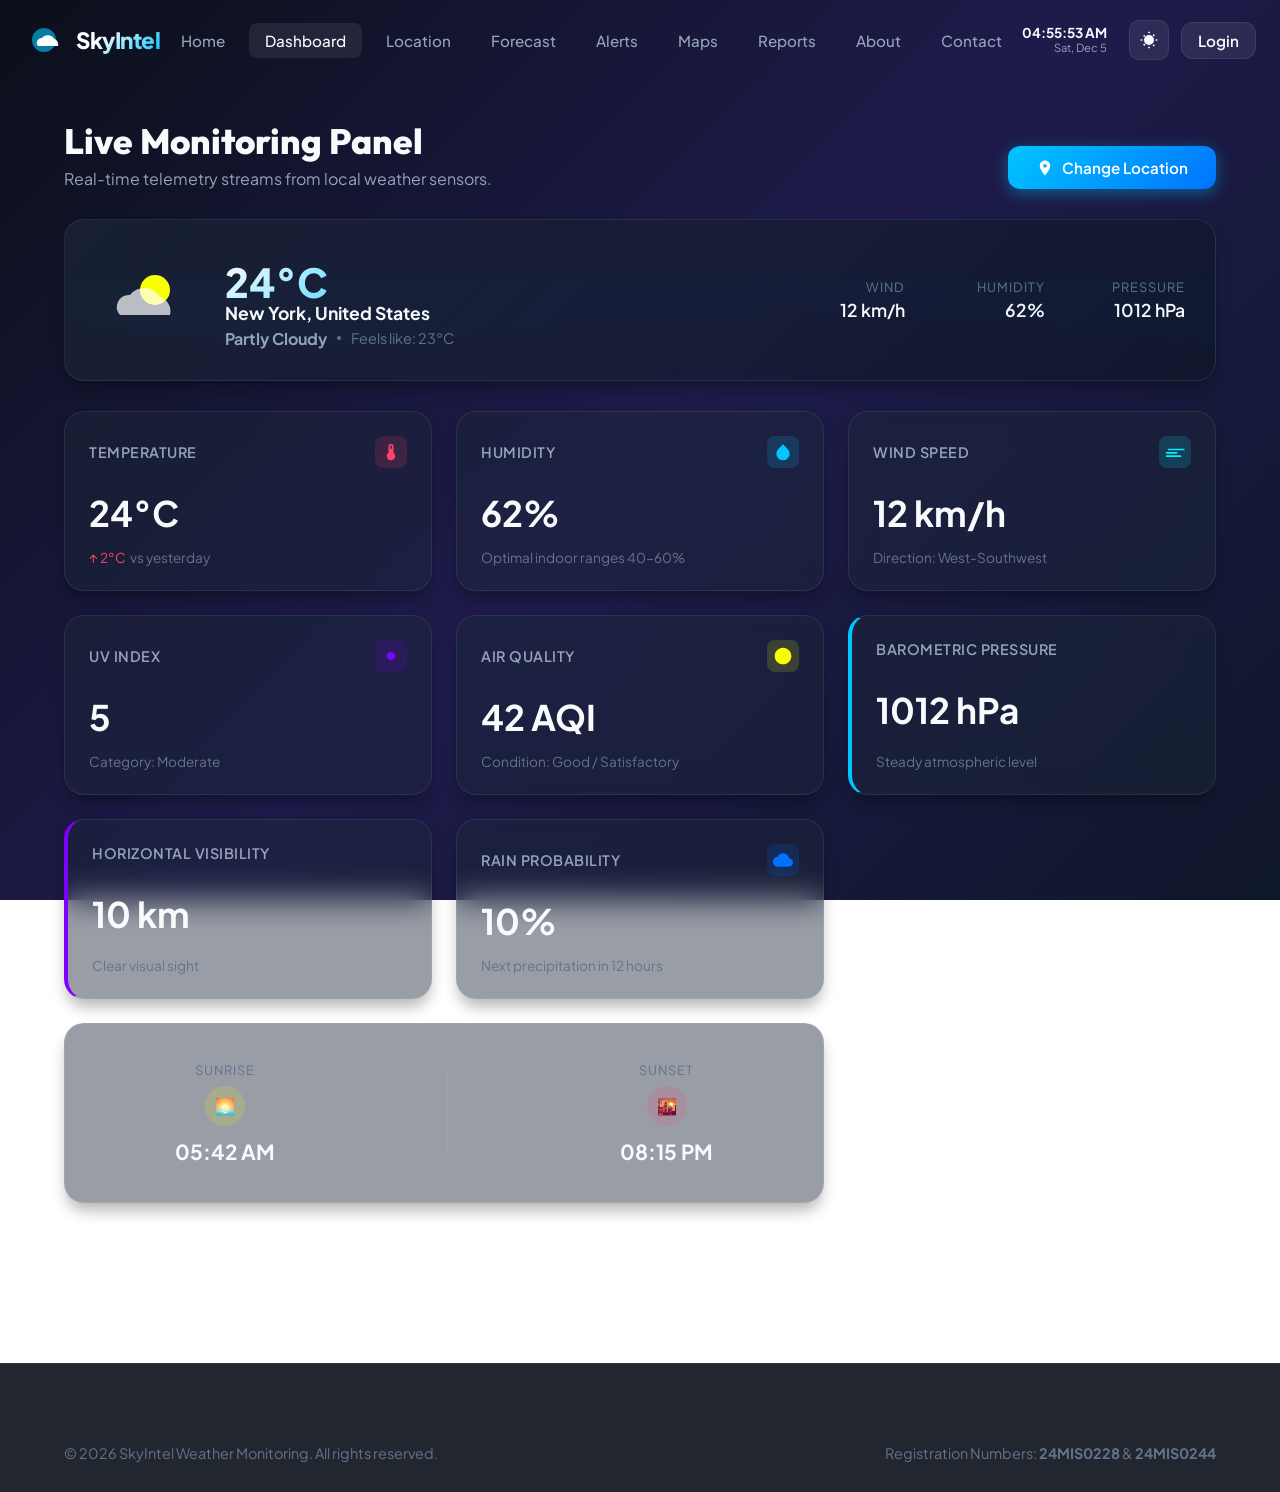
<file: dashboard.html>
<!DOCTYPE html>
<html lang="en" data-theme="dark">
<head>
    <meta charset="UTF-8">
    <meta name="viewport" content="width=device-width, initial-scale=1.0">
    <title>Dashboard - SkyIntel Weather</title>
    <link rel="stylesheet" href="style.css">
    <link rel="stylesheet" href="dashboard.css">
    <link rel="stylesheet" href="animation.css">
    <link rel="stylesheet" href="responsive.css">
</head>
<body>

    <!-- Scroll Progress Bar -->
    <div id="scroll-progress"></div>

    <!-- Loader -->
    <div id="loader">
        <div class="loader-content">
            <div class="loader-spinner"></div>
            <div class="loader-text">Loading Weather Stats...</div>
        </div>
    </div>

    <!-- Header Navigation -->
    <header>
        <div class="navbar">
            <a href="index.html" class="brand">
                <div class="brand-logo">
                    <svg viewBox="0 0 100 100">
                        <circle cx="50" cy="50" r="30" fill="var(--sky-blue)" opacity="0.6"/>
                        <path d="M35 65 A12 12 0 0 1 45 45 A18 18 0 0 1 75 47 A15 15 0 0 1 85 65 Z" fill="white"/>
                    </svg>
                </div>
                <div class="brand-title">SkyIntel</div>
            </a>
            
            <nav>
                <ul class="nav-menu">
                    <li><a href="index.html" class="nav-link">Home</a></li>
                    <li><a href="dashboard.html" class="nav-link">Dashboard</a></li>
                    <li><a href="location.html" class="nav-link">Location</a></li>
                    <li><a href="forecast.html" class="nav-link">Forecast</a></li>
                    <li><a href="alerts.html" class="nav-link">Alerts</a></li>
                    <li><a href="maps.html" class="nav-link">Maps</a></li>
                    <li><a href="reports.html" class="nav-link">Reports</a></li>
                    <li><a href="about.html" class="nav-link">About</a></li>
                    <li><a href="contact.html" class="nav-link">Contact</a></li>
                </ul>
            </nav>

            <div class="nav-actions">
                <!-- Clock Widget -->
                <div style="text-align: right; margin-right: 10px; font-family: monospace; display: flex; flex-direction: column; line-height: 1.2;">
                    <span id="nav-clock" style="font-weight: bold; color: var(--text-primary); font-size: 0.85rem;">00:00:00</span>
                    <span id="nav-date" style="font-size: 0.7rem; color: var(--text-secondary);">Date</span>
                </div>

                <button class="theme-toggle-btn" id="theme-toggle" aria-label="Toggle Theme">
                    <svg class="sun-icon" viewBox="0 0 24 24"><path d="M12 7a5 5 0 1 0 0 10 5 5 0 0 0 0-10zM2 12h2m16 0h2M12 2v2m0 16v2m-6.4-15.6 1.4 1.4m10 10 1.4 1.4M5.6 18.4l1.4-1.4m10-10 1.4-1.4" stroke="currentColor" stroke-width="2"/></svg>
                    <svg class="moon-icon" viewBox="0 0 24 24"><path d="M21 12.79A9 9 0 1 1 11.21 3 7 7 0 0 0 21 12.79z" fill="currentColor"/></svg>
                </button>

                <div class="nav-auth">
                    <a href="login.html" class="btn btn-secondary" style="padding: 8px 16px;">Login</a>
                </div>

                <a href="#" class="nav-user-profile" id="user-profile-menu">
                    <div class="nav-user-avatar" id="nav-avatar">U</div>
                    <span id="profile-name">User</span>
                    <span onclick="window.logout()" style="margin-left:8px;font-size:0.8rem;color:var(--text-muted);cursor:pointer">Logout</span>
                </a>

                <button class="hamburger" aria-label="Toggle Navigation Menu">
                    <span></span>
                    <span></span>
                    <span></span>
                </button>
            </div>
        </div>
    </header>

    <!-- Main Container for Dashboard updates mapping -->
    <main class="container" id="weather-dashboard-container" style="padding-top: 120px; padding-bottom: 60px;">
        
        <!-- Header welcome panel -->
        <div class="animate-fade-in" style="margin-bottom: 30px; display: flex; justify-content: space-between; align-items: flex-end; flex-wrap: wrap; gap: 20px;">
            <div>
                <h1 style="font-size: 2.2rem; font-weight: 800; margin-bottom: 6px;">Live Monitoring Panel</h1>
                <p style="color: var(--text-secondary);">Real-time telemetry streams from local weather sensors.</p>
            </div>
            <a href="location.html" class="btn btn-primary">
                <svg width="18" height="18" fill="currentColor" viewBox="0 0 24 24"><path d="M12 2C8.13 2 5 5.13 5 9c0 5.25 7 13 7 13s7-7.75 7-13c0-3.87-3.13-7-7-7zm0 9.5c-1.38 0-2.5-1.12-2.5-2.5s1.12-2.5 2.5-2.5 2.5 1.12 2.5 2.5-1.12 2.5-2.5 2.5z"/></svg>
                Change Location
            </a>
        </div>

        <!-- 1. Today's Weather Overview Card -->
        <div class="weather-overview-card glass-panel animate-slide-up" style="margin-bottom: 30px;">
            <!-- Animation backdrop wave layer -->
            <div class="wave-layer wave-layer-2" style="background-image: url('data:image/svg+xml;utf8,<svg xmlns=%22http://www.w3.org/2000/svg%22 viewBox=%220 0 1200 120%22 preserveAspectRatio=%22none%22><path d=%22M0,0V46.29c47.79,22.2,103.59,32.17,158,28,70.36-5.37,136.33-33.31,206.8-37.5C438.64,32.43,512.34,53.67,583,72.05c69.27,18,138.3,24.88,209.4,13.08,36.15-6,69.85-17.84,104.45-29.34C989.49,25,1113-14.29,1200,42.4V0Z%22 fill=%22%2300c6ff%22 opacity=%220.15%22/></svg>');"></div>
            
            <div class="overview-main">
                <!-- SVG weather animation container (filled via dashboard.js) -->
                <div id="overview-illustration-container" style="width: 100px; height: 100px; display: flex; align-items: center; justify-content: center; position: relative;">
                    <svg viewBox="0 0 100 100" class="sun-glow" style="width:100%;height:100%"><circle cx="50" cy="50" r="20" fill="var(--yellow)"/></svg>
                </div>

                <div class="overview-temp-wrapper">
                    <div class="overview-temp"><span id="overview-temp-val">24</span><span>°C</span></div>
                    <div class="overview-info">
                        <div id="overview-city-name" style="font-size: 1.1rem; font-weight: 700; color: var(--text-primary);">New York, US</div>
                        <div style="display: flex; gap: 10px; align-items: center;">
                            <span id="overview-condition" class="overview-condition" style="font-size: 1rem; color: var(--text-secondary);">Sunny</span>
                            <span style="width: 4px; height: 4px; background: var(--text-muted); border-radius: 50%;"></span>
                            <span id="overview-feels-like" style="font-size: 0.9rem; color: var(--text-muted);">Feels like 25°C</span>
                        </div>
                    </div>
                </div>
            </div>

            <div class="overview-details">
                <div class="detail-item">
                    <span class="detail-label">Wind</span>
                    <span class="detail-value" id="overview-wind-meta">12 km/h</span>
                </div>
                <div class="detail-item">
                    <span class="detail-label">Humidity</span>
                    <span class="detail-value" id="overview-humidity-meta">62%</span>
                </div>
                <div class="detail-item">
                    <span class="detail-label">Pressure</span>
                    <span class="detail-value" id="overview-pressure-meta">1012 hPa</span>
                </div>
            </div>
        </div>

        <!-- 2. Weather Stat Metric Cards Grid -->
        <div class="dashboard-grid">
            
            <!-- Temperature Card -->
            <div class="weather-card temp-card glass-panel animate-zoom-in delay-1">
                <div class="card-header">
                    <span class="card-title">Temperature</span>
                    <div class="card-icon">
                        <svg viewBox="0 0 24 24"><path d="M15 13V5c0-1.66-1.34-3-3-3S9 3.34 9 5v8c-1.21.91-2 2.37-2 4 0 2.76 2.24 5 5 5s5-2.24 5-5c0-1.63-.79-3.09-2-4zm-3-9c.55 0 1 .45 1 1v3h-2V5c0-.55.45-1 1-1z"/></svg>
                    </div>
                </div>
                <div class="card-value" id="val-temp" data-target="24" data-suffix="°C">0°C</div>
                <div class="card-footer-info">
                    <span class="card-trend-up">↑ 2°C</span> vs yesterday
                </div>
            </div>

            <!-- Humidity Card -->
            <div class="weather-card humidity-card glass-panel animate-zoom-in delay-2">
                <div class="card-header">
                    <span class="card-title">Humidity</span>
                    <div class="card-icon">
                        <svg viewBox="0 0 24 24"><path d="M12 2.69l5.66 5.66a8 8 0 1 1-11.31 0z"/></svg>
                    </div>
                </div>
                <div class="card-value" id="val-humidity" data-target="62" data-suffix="%">0%</div>
                <div class="card-footer-info">
                    Optimal indoor ranges 40-60%
                </div>
            </div>

            <!-- Wind Speed Card -->
            <div class="weather-card wind-card glass-panel animate-zoom-in delay-3">
                <div class="card-header">
                    <span class="card-title">Wind Speed</span>
                    <div class="card-icon">
                        <svg viewBox="0 0 24 24"><path d="M2 13h12m-9.6-4h18.2M2 17h16.5" stroke="currentColor" stroke-width="2" stroke-linecap="round"/></svg>
                    </div>
                </div>
                <div class="card-value" id="val-wind" data-target="12" data-suffix=" km/h">0 km/h</div>
                <div class="card-footer-info">
                    Direction: West-Southwest
                </div>
            </div>

            <!-- UV Index Card -->
            <div class="weather-card uv-card glass-panel animate-zoom-in delay-4">
                <div class="card-header">
                    <span class="card-title">UV Index</span>
                    <div class="card-icon">
                        <svg viewBox="0 0 24 24"><path d="M12 7a5 5 0 1 0 0 10 5 5 0 0 0 0-10z" fill="currentColor"/></svg>
                    </div>
                </div>
                <div class="card-value" id="val-uv" data-target="5" data-suffix="">0</div>
                <div class="card-footer-info">
                    Category: Moderate
                </div>
            </div>

            <!-- AQI Card -->
            <div class="weather-card aqi-card glass-panel animate-zoom-in delay-1">
                <div class="card-header">
                    <span class="card-title">Air Quality</span>
                    <div class="card-icon">
                        <svg viewBox="0 0 24 24"><path d="M12 2C6.48 2 2 6.48 2 12s4.48 10 10 10 10-4.48 10-10S17.52 2 12 2z"/></svg>
                    </div>
                </div>
                <div class="card-value" id="val-aqi" data-target="42" data-suffix=" AQI">0 AQI</div>
                <div class="card-footer-info">
                    Condition: Good / Satisfactory
                </div>
            </div>

            <!-- Pressure Card -->
            <div class="weather-card glass-panel animate-zoom-in delay-2" style="border-left: 4px solid var(--sky-blue);">
                <div class="card-header">
                    <span class="card-title">Barometric Pressure</span>
                </div>
                <div class="card-value" id="val-pressure" data-target="1012" data-suffix=" hPa">0 hPa</div>
                <div class="card-footer-info">
                    Steady atmospheric level
                </div>
            </div>

            <!-- Visibility Card -->
            <div class="weather-card glass-panel animate-zoom-in delay-3" style="border-left: 4px solid var(--purple);">
                <div class="card-header">
                    <span class="card-title">Horizontal Visibility</span>
                </div>
                <div class="card-value" id="val-visibility" data-target="10" data-suffix=" km">0 km</div>
                <div class="card-footer-info">
                    Clear visual sight
                </div>
            </div>

            <!-- Rainfall Probability Card -->
            <div class="weather-card rain-card glass-panel animate-zoom-in delay-4">
                <div class="card-header">
                    <span class="card-title">Rain Probability</span>
                    <div class="card-icon">
                        <svg viewBox="0 0 24 24"><path d="M19.36 10.04C18.67 6.59 15.64 4 12 4 9.11 4 6.6 5.64 5.35 8.04 2.34 8.36 0 10.91 0 14c0 3.31 2.69 6 6 6h13c2.76 0 5-2.24 5-5 0-2.64-2.05-4.78-4.64-4.96z" fill="currentColor"/></svg>
                    </div>
                </div>
                <div class="card-value" id="val-rain" data-target="10" data-suffix="%">0%</div>
                <div class="card-footer-info">
                    Next precipitation in 12 hours
                </div>
            </div>

            <!-- Sunrise & Sunset Dual Cards -->
            <div class="weather-card glass-panel animate-zoom-in delay-1" style="grid-column: span 2; height: 180px; display: flex; flex-direction: row; justify-content: space-around; align-items: center; text-align: center;">
                <div>
                    <div style="font-size: 0.8rem; color: var(--text-muted); text-transform: uppercase; letter-spacing: 1px; margin-bottom: 8px;">Sunrise</div>
                    <div style="width: 40px; height: 40px; background: rgba(248, 255, 0, 0.15); color: var(--yellow); border-radius: 50%; display: flex; align-items: center; justify-content: center; margin: 0 auto 12px;">
                        🌅
                    </div>
                    <div id="val-sunrise" style="font-size: 1.3rem; font-weight: 700;">05:42 AM</div>
                </div>
                <div style="width: 1px; height: 80px; background: var(--card-border);"></div>
                <div>
                    <div style="font-size: 0.8rem; color: var(--text-muted); text-transform: uppercase; letter-spacing: 1px; margin-bottom: 8px;">Sunset</div>
                    <div style="width: 40px; height: 40px; background: rgba(255, 65, 108, 0.15); color: var(--orange); border-radius: 50%; display: flex; align-items: center; justify-content: center; margin: 0 auto 12px;">
                        🌇
                    </div>
                    <div id="val-sunset" style="font-size: 1.3rem; font-weight: 700;">08:15 PM</div>
                </div>
            </div>
            
        </div>
    </main>

    <!-- Footer -->
    <footer>
        <div class="container">
            <div class="footer-bottom" style="border: none; padding: 0; text-align: center;">
                <div>&copy; 2026 SkyIntel Weather Monitoring. All rights reserved.</div>
                <div>Registration Numbers: <strong>24MIS0228</strong> &amp; <strong>24MIS0244</strong></div>
            </div>
        </div>
    </footer>

    <!-- Back to top button -->
    <button class="back-to-top" id="back-to-top" aria-label="Back to Top">
        <svg viewBox="0 0 24 24"><path d="M7.41 15.41L12 10.83l4.59 4.58L18 14l-6-6-6 6z"/></svg>
    </button>

    <!-- Global Javascript Inclusions -->
    <script src="js/script.js"></script>
    <script src="js/dashboard.js"></script>
</body>
</html>
</file>
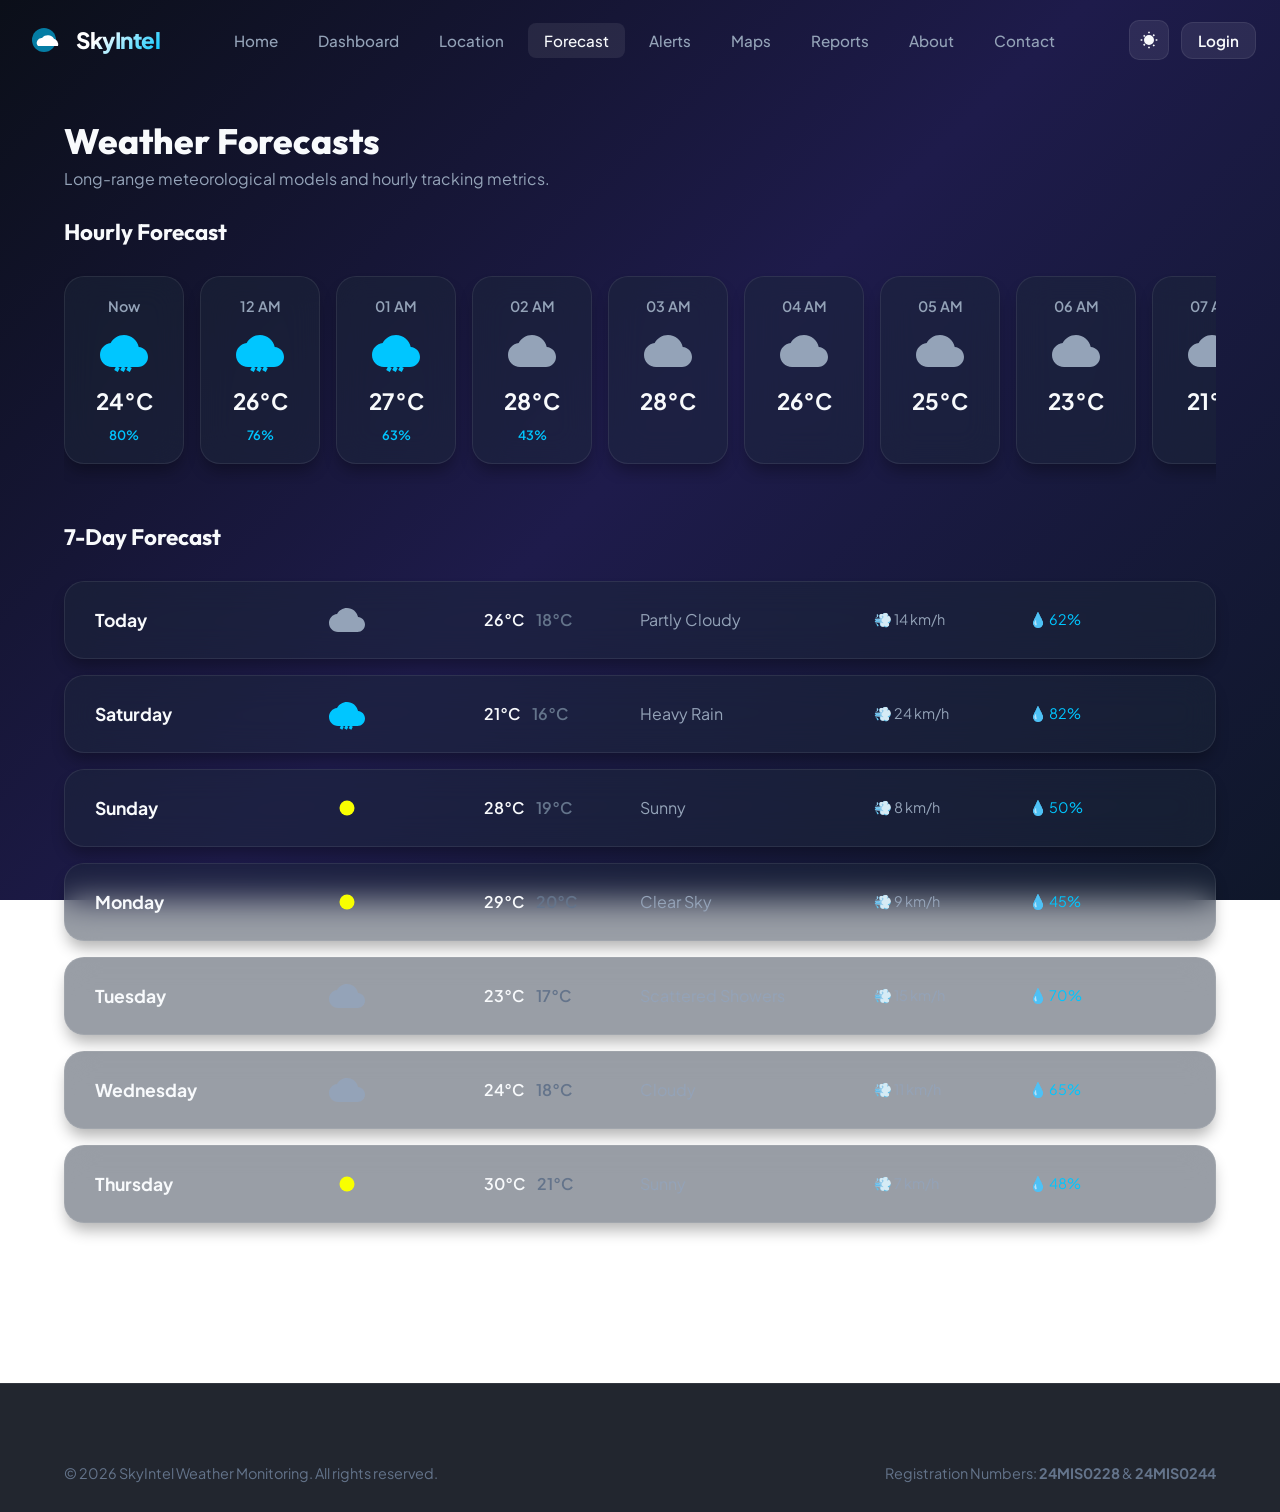
<file: forecast.html>
<!DOCTYPE html>
<html lang="en" data-theme="dark">
<head>
    <meta charset="UTF-8">
    <meta name="viewport" content="width=device-width, initial-scale=1.0">
    <title>Forecast - SkyIntel Weather</title>
    <link rel="stylesheet" href="style.css">
    <link rel="stylesheet" href="dashboard.css">
    <link rel="stylesheet" href="animation.css">
    <link rel="stylesheet" href="responsive.css">
</head>
<body>

    <!-- Scroll Progress Bar -->
    <div id="scroll-progress"></div>

    <!-- Loader -->
    <div id="loader">
        <div class="loader-content">
            <div class="loader-spinner"></div>
            <div class="loader-text">Loading Weather Models...</div>
        </div>
    </div>

    <!-- Header Navigation -->
    <header>
        <div class="navbar">
            <a href="index.html" class="brand">
                <div class="brand-logo">
                    <svg viewBox="0 0 100 100">
                        <circle cx="50" cy="50" r="30" fill="var(--sky-blue)" opacity="0.6"/>
                        <path d="M35 65 A12 12 0 0 1 45 45 A18 18 0 0 1 75 47 A15 15 0 0 1 85 65 Z" fill="white"/>
                    </svg>
                </div>
                <div class="brand-title">SkyIntel</div>
            </a>
            
            <nav>
                <ul class="nav-menu">
                    <li><a href="index.html" class="nav-link">Home</a></li>
                    <li><a href="dashboard.html" class="nav-link">Dashboard</a></li>
                    <li><a href="location.html" class="nav-link">Location</a></li>
                    <li><a href="forecast.html" class="nav-link">Forecast</a></li>
                    <li><a href="alerts.html" class="nav-link">Alerts</a></li>
                    <li><a href="maps.html" class="nav-link">Maps</a></li>
                    <li><a href="reports.html" class="nav-link">Reports</a></li>
                    <li><a href="about.html" class="nav-link">About</a></li>
                    <li><a href="contact.html" class="nav-link">Contact</a></li>
                </ul>
            </nav>

            <div class="nav-actions">
                <button class="theme-toggle-btn" id="theme-toggle" aria-label="Toggle Theme">
                    <svg class="sun-icon" viewBox="0 0 24 24"><path d="M12 7a5 5 0 1 0 0 10 5 5 0 0 0 0-10zM2 12h2m16 0h2M12 2v2m0 16v2m-6.4-15.6 1.4 1.4m10 10 1.4 1.4M5.6 18.4l1.4-1.4m10-10 1.4-1.4" stroke="currentColor" stroke-width="2"/></svg>
                    <svg class="moon-icon" viewBox="0 0 24 24"><path d="M21 12.79A9 9 0 1 1 11.21 3 7 7 0 0 0 21 12.79z" fill="currentColor"/></svg>
                </button>

                <div class="nav-auth">
                    <a href="login.html" class="btn btn-secondary" style="padding: 8px 16px;">Login</a>
                </div>

                <a href="#" class="nav-user-profile" id="user-profile-menu">
                    <div class="nav-user-avatar" id="nav-avatar">U</div>
                    <span id="profile-name">User</span>
                    <span onclick="window.logout()" style="margin-left:8px;font-size:0.8rem;color:var(--text-muted);cursor:pointer">Logout</span>
                </a>

                <button class="hamburger" aria-label="Toggle Navigation Menu">
                    <span></span>
                    <span></span>
                    <span></span>
                </button>
            </div>
        </div>
    </header>

    <!-- Main Container -->
    <main class="container" id="forecast-page-container" style="padding-top: 120px; padding-bottom: 60px;">
        
        <div class="animate-fade-in" style="margin-bottom: 30px;">
            <h1 style="font-size: 2.2rem; font-weight: 800; margin-bottom: 6px;">Weather Forecasts</h1>
            <p style="color: var(--text-secondary);">Long-range meteorological models and hourly tracking metrics.</p>
        </div>

        <!-- 1. Hourly Forecast section -->
        <h2 style="font-size: 1.4rem; margin-bottom: 20px;" class="animate-fade-in">Hourly Forecast</h2>
        <div class="forecast-hourly-container" id="forecast-hourly-container">
            <!-- Filled via dashboard.js -->
            <div class="hourly-card glass-panel skeleton" style="width: 120px; height: 160px;"></div>
            <div class="hourly-card glass-panel skeleton" style="width: 120px; height: 160px;"></div>
            <div class="hourly-card glass-panel skeleton" style="width: 120px; height: 160px;"></div>
            <div class="hourly-card glass-panel skeleton" style="width: 120px; height: 160px;"></div>
        </div>

        <!-- 2. 7-Day Forecast section -->
        <h2 style="font-size: 1.4rem; margin-top: 40px; margin-bottom: 20px;" class="animate-fade-in">7-Day Forecast</h2>
        <div class="forecast-days-grid" id="forecast-days-grid">
            <!-- Skeletons -->
            <div class="glass-panel skeleton" style="height: 80px; width: 100%;"></div>
            <div class="glass-panel skeleton" style="height: 80px; width: 100%;"></div>
            <div class="glass-panel skeleton" style="height: 80px; width: 100%;"></div>
        </div>

    </main>

    <!-- Footer -->
    <footer>
        <div class="container">
            <div class="footer-bottom" style="border: none; padding: 0; text-align: center;">
                <div>&copy; 2026 SkyIntel Weather Monitoring. All rights reserved.</div>
                <div>Registration Numbers: <strong>24MIS0228</strong> &amp; <strong>24MIS0244</strong></div>
            </div>
        </div>
    </footer>

    <!-- Global Javascript Inclusions -->
    <script src="js/script.js"></script>
    <script src="js/dashboard.js"></script>
</body>
</html>
</file>
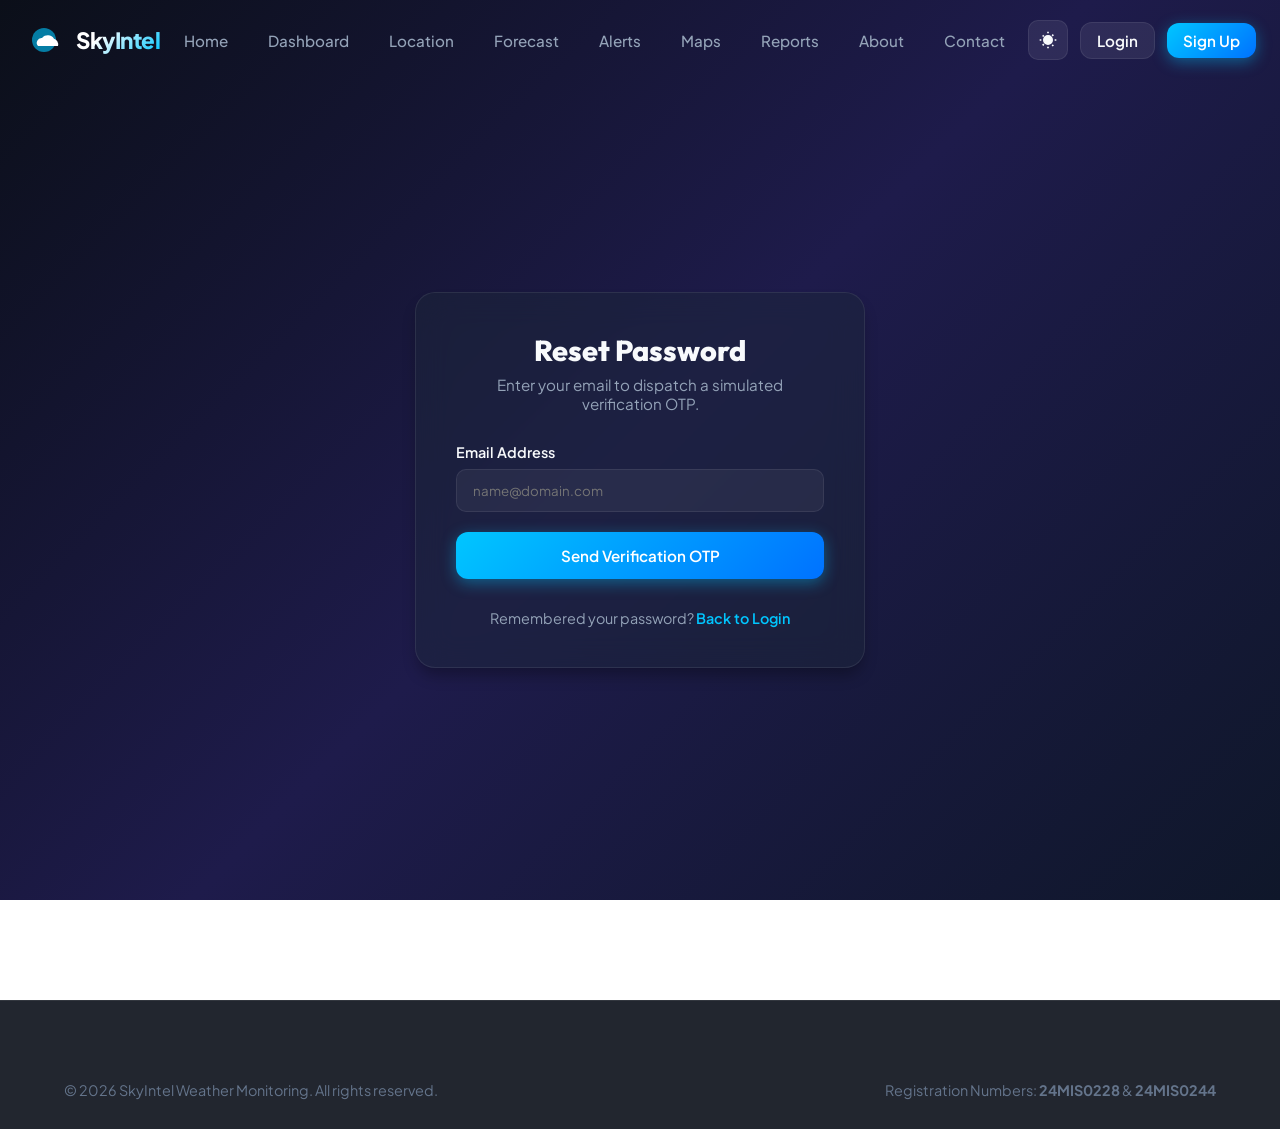
<file: forgot-password.html>
<!DOCTYPE html>
<html lang="en" data-theme="dark">
<head>
    <meta charset="UTF-8">
    <meta name="viewport" content="width=device-width, initial-scale=1.0">
    <title>Reset Password - SkyIntel Weather</title>
    <link rel="stylesheet" href="style.css">
    <link rel="stylesheet" href="animation.css">
    <link rel="stylesheet" href="responsive.css">
</head>
<body>

    <!-- Scroll Progress Bar -->
    <div id="scroll-progress"></div>

    <!-- Loader -->
    <div id="loader">
        <div class="loader-content">
            <div class="loader-spinner"></div>
            <div class="loader-text">Authorizing reset...</div>
        </div>
    </div>

    <!-- Header Navigation -->
    <header>
        <div class="navbar">
            <a href="index.html" class="brand">
                <div class="brand-logo">
                    <svg viewBox="0 0 100 100">
                        <circle cx="50" cy="50" r="30" fill="var(--sky-blue)" opacity="0.6"/>
                        <path d="M35 65 A12 12 0 0 1 45 45 A18 18 0 0 1 75 47 A15 15 0 0 1 85 65 Z" fill="white"/>
                    </svg>
                </div>
                <div class="brand-title">SkyIntel</div>
            </a>
            
            <nav>
                <ul class="nav-menu">
                    <li><a href="index.html" class="nav-link">Home</a></li>
                    <li><a href="dashboard.html" class="nav-link">Dashboard</a></li>
                    <li><a href="location.html" class="nav-link">Location</a></li>
                    <li><a href="forecast.html" class="nav-link">Forecast</a></li>
                    <li><a href="alerts.html" class="nav-link">Alerts</a></li>
                    <li><a href="maps.html" class="nav-link">Maps</a></li>
                    <li><a href="reports.html" class="nav-link">Reports</a></li>
                    <li><a href="about.html" class="nav-link">About</a></li>
                    <li><a href="contact.html" class="nav-link">Contact</a></li>
                </ul>
            </nav>

            <div class="nav-actions">
                <button class="theme-toggle-btn" id="theme-toggle" aria-label="Toggle Theme">
                    <svg class="sun-icon" viewBox="0 0 24 24"><path d="M12 7a5 5 0 1 0 0 10 5 5 0 0 0 0-10zM2 12h2m16 0h2M12 2v2m0 16v2m-6.4-15.6 1.4 1.4m10 10 1.4 1.4M5.6 18.4l1.4-1.4m10-10 1.4-1.4" stroke="currentColor" stroke-width="2"/></svg>
                    <svg class="moon-icon" viewBox="0 0 24 24"><path d="M21 12.79A9 9 0 1 1 11.21 3 7 7 0 0 0 21 12.79z" fill="currentColor"/></svg>
                </button>

                <div class="nav-auth">
                    <a href="login.html" class="btn btn-secondary" style="padding: 8px 16px;">Login</a>
                    <a href="signup.html" class="btn btn-primary" style="padding: 8px 16px;">Sign Up</a>
                </div>

                <a href="#" class="nav-user-profile" id="user-profile-menu">
                    <div class="nav-user-avatar" id="nav-avatar">U</div>
                    <span id="profile-name">User</span>
                    <span onclick="window.logout()" style="margin-left:8px;font-size:0.8rem;color:var(--text-muted);cursor:pointer">Logout</span>
                </a>

                <button class="hamburger" aria-label="Toggle Navigation Menu">
                    <span></span>
                    <span></span>
                    <span></span>
                </button>
            </div>
        </div>
    </header>

    <!-- Forgot Password Content -->
    <main style="min-height: 100vh; display: flex; align-items: center; justify-content: center; padding: 120px 20px 60px; position: relative;">
        <div class="glass-panel animate-zoom-in" style="width: 100%; max-width: 450px; padding: 40px; position: relative; z-index: 10;">
            <div style="text-align: center; margin-bottom: 30px;">
                <h1 style="font-size: 1.8rem; font-weight: 800; margin-bottom: 8px;">Reset Password</h1>
                <p style="color: var(--text-secondary); font-size: 0.95rem;">Enter your email to dispatch a simulated verification OTP.</p>
            </div>

            <form id="forgot-form" style="display: flex; flex-direction: column; gap: 20px;">
                <div style="display: flex; flex-direction: column; gap: 8px;">
                    <label for="forgot-email" style="font-size: 0.9rem; font-weight: 600;">Email Address</label>
                    <input type="email" id="forgot-email" required placeholder="name@domain.com" style="width: 100%; padding: 12px 16px; border-radius: 10px; background: rgba(255,255,255,0.05); border: 1px solid var(--card-border); color: var(--text-primary); outline: none;">
                </div>

                <!-- OTP Verification (Initially Hidden) -->
                <div id="otp-section" style="display: none; border-top: 1px solid var(--card-border); padding-top: 20px; flex-direction: column; gap: 16px;">
                    <div style="display: flex; flex-direction: column; gap: 8px;">
                        <label for="otp-code" style="font-size: 0.9rem; font-weight: 600; color: var(--accent-color);">Verification Code (OTP)</label>
                        <input type="text" id="otp-code" placeholder="6-digit code" maxlength="6" style="width: 100%; padding: 12px 16px; border-radius: 10px; background: rgba(255,255,255,0.05); border: 1px solid var(--card-border); color: var(--text-primary); outline: none; text-align: center; font-size: 1.2rem; letter-spacing: 4px;">
                    </div>
                    
                    <div style="display: flex; flex-direction: column; gap: 8px;">
                        <label for="new-password" style="font-size: 0.9rem; font-weight: 600;">New Password</label>
                        <input type="password" id="new-password" placeholder="Min 8 characters" style="width: 100%; padding: 12px 16px; border-radius: 10px; background: rgba(255,255,255,0.05); border: 1px solid var(--card-border); color: var(--text-primary); outline: none;">
                    </div>

                    <div style="display: flex; flex-direction: column; gap: 8px;">
                        <label for="new-password-confirm" style="font-size: 0.9rem; font-weight: 600;">Confirm New Password</label>
                        <input type="password" id="new-password-confirm" placeholder="Match new password" style="width: 100%; padding: 12px 16px; border-radius: 10px; background: rgba(255,255,255,0.05); border: 1px solid var(--card-border); color: var(--text-primary); outline: none;">
                    </div>
                </div>

                <button type="submit" id="forgot-submit-btn" class="btn btn-primary" style="width: 100%; padding: 14px;">Send Verification OTP</button>
            </form>

            <p style="text-align: center; margin-top: 30px; font-size: 0.9rem; color: var(--text-secondary);">
                Remembered your password? <a href="login.html" style="color: var(--accent-color); text-decoration: none; font-weight: 600;">Back to Login</a>
            </p>
        </div>
    </main>

    <!-- Footer -->
    <footer>
        <div class="container">
            <div class="footer-bottom" style="border: none; padding: 0; text-align: center;">
                <div>&copy; 2026 SkyIntel Weather Monitoring. All rights reserved.</div>
                <div>Registration Numbers: <strong>24MIS0228</strong> &amp; <strong>24MIS0244</strong></div>
            </div>
        </div>
    </footer>

    <!-- Global Javascript Inclusions -->
    <script src="js/script.js"></script>
    <script src="js/auth.js"></script>
</body>
</html>
</file>
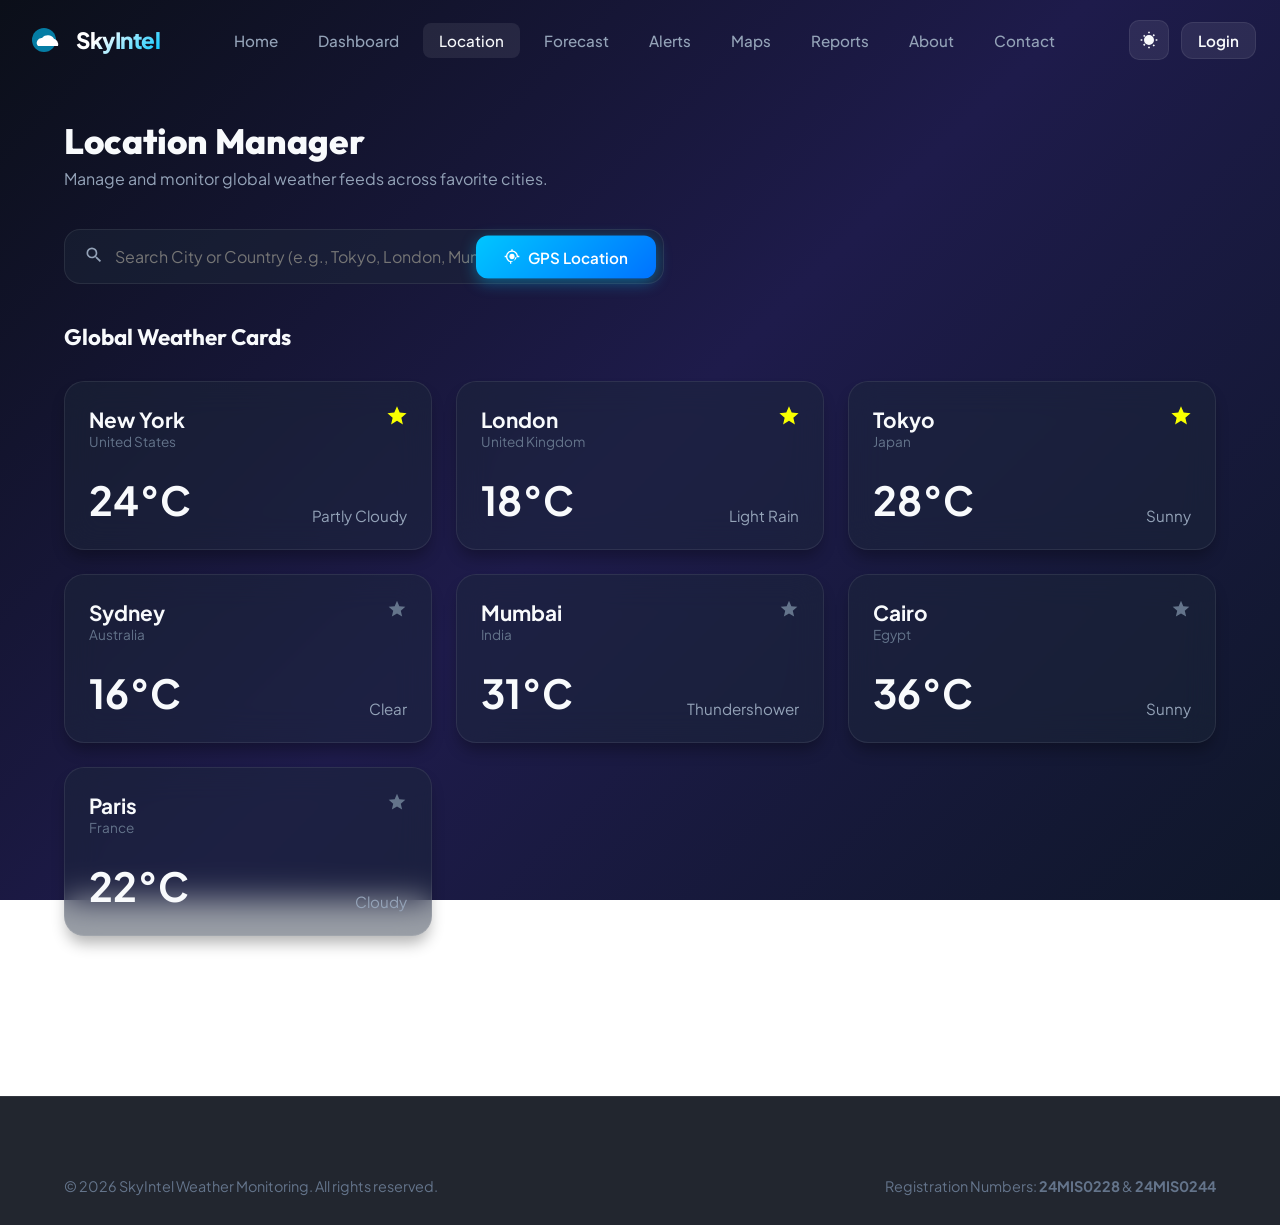
<file: location.html>
<!DOCTYPE html>
<html lang="en" data-theme="dark">
<head>
    <meta charset="UTF-8">
    <meta name="viewport" content="width=device-width, initial-scale=1.0">
    <title>Locations - SkyIntel Weather</title>
    <link rel="stylesheet" href="style.css">
    <link rel="stylesheet" href="dashboard.css">
    <link rel="stylesheet" href="animation.css">
    <link rel="stylesheet" href="responsive.css">
</head>
<body>

    <!-- Scroll Progress Bar -->
    <div id="scroll-progress"></div>

    <!-- Loader -->
    <div id="loader">
        <div class="loader-content">
            <div class="loader-spinner"></div>
            <div class="loader-text">Loading Locations...</div>
        </div>
    </div>

    <!-- Header Navigation -->
    <header>
        <div class="navbar">
            <a href="index.html" class="brand">
                <div class="brand-logo">
                    <svg viewBox="0 0 100 100">
                        <circle cx="50" cy="50" r="30" fill="var(--sky-blue)" opacity="0.6"/>
                        <path d="M35 65 A12 12 0 0 1 45 45 A18 18 0 0 1 75 47 A15 15 0 0 1 85 65 Z" fill="white"/>
                    </svg>
                </div>
                <div class="brand-title">SkyIntel</div>
            </a>
            
            <nav>
                <ul class="nav-menu">
                    <li><a href="index.html" class="nav-link">Home</a></li>
                    <li><a href="dashboard.html" class="nav-link">Dashboard</a></li>
                    <li><a href="location.html" class="nav-link">Location</a></li>
                    <li><a href="forecast.html" class="nav-link">Forecast</a></li>
                    <li><a href="alerts.html" class="nav-link">Alerts</a></li>
                    <li><a href="maps.html" class="nav-link">Maps</a></li>
                    <li><a href="reports.html" class="nav-link">Reports</a></li>
                    <li><a href="about.html" class="nav-link">About</a></li>
                    <li><a href="contact.html" class="nav-link">Contact</a></li>
                </ul>
            </nav>

            <div class="nav-actions">
                <button class="theme-toggle-btn" id="theme-toggle" aria-label="Toggle Theme">
                    <svg class="sun-icon" viewBox="0 0 24 24"><path d="M12 7a5 5 0 1 0 0 10 5 5 0 0 0 0-10zM2 12h2m16 0h2M12 2v2m0 16v2m-6.4-15.6 1.4 1.4m10 10 1.4 1.4M5.6 18.4l1.4-1.4m10-10 1.4-1.4" stroke="currentColor" stroke-width="2"/></svg>
                    <svg class="moon-icon" viewBox="0 0 24 24"><path d="M21 12.79A9 9 0 1 1 11.21 3 7 7 0 0 0 21 12.79z" fill="currentColor"/></svg>
                </button>

                <div class="nav-auth">
                    <a href="login.html" class="btn btn-secondary" style="padding: 8px 16px;">Login</a>
                </div>

                <a href="#" class="nav-user-profile" id="user-profile-menu">
                    <div class="nav-user-avatar" id="nav-avatar">U</div>
                    <span id="profile-name">User</span>
                    <span onclick="window.logout()" style="margin-left:8px;font-size:0.8rem;color:var(--text-muted);cursor:pointer">Logout</span>
                </a>

                <button class="hamburger" aria-label="Toggle Navigation Menu">
                    <span></span>
                    <span></span>
                    <span></span>
                </button>
            </div>
        </div>
    </header>

    <!-- Main Container -->
    <main class="container" id="location-page-container" style="padding-top: 120px; padding-bottom: 60px;">
        
        <div class="animate-fade-in" style="margin-bottom: 40px;">
            <h1 style="font-size: 2.2rem; font-weight: 800; margin-bottom: 6px;">Location Manager</h1>
            <p style="color: var(--text-secondary);">Manage and monitor global weather feeds across favorite cities.</p>
        </div>

        <!-- Search Bar and GPS simulation button -->
        <div class="location-search-box animate-slide-up">
            <span class="search-icon">
                <svg viewBox="0 0 24 24"><path d="M15.5 14h-.79l-.28-.27A6.471 6.471 0 0 0 16 9.5 6.5 6.5 0 1 0 9.5 16c1.61 0 3.09-.59 4.23-1.57l.27.28v.79l5 4.99L20.49 19l-4.99-5zm-6 0C7.01 14 5 11.99 5 9.5S7.01 5 9.5 5 14 7.01 14 9.5 11.99 14 9.5 14z"/></svg>
            </span>
            <input type="text" id="city-search" class="search-input" placeholder="Search City or Country (e.g., Tokyo, London, Mumbai)...">
            <button id="gps-btn" class="btn btn-primary gps-btn">
                <svg style="width: 16px; height: 16px; fill: currentColor;" viewBox="0 0 24 24"><path d="M12 8c-2.21 0-4 1.79-4 4s1.79 4 4 4 4-1.79 4-4-1.79-4-4-4zm8.94 3c-.46-4.17-3.77-7.48-7.94-7.94V1h-2v2.06C6.83 3.52 3.52 6.83 3.06 11H1v2h2.06c.46 4.17 3.77 7.48 7.94 7.94V23h-2v-2.06c4.17-.46 7.48-3.77 7.94-7.94H23v-2h-2.06zM12 19c-3.87 0-7-3.13-7-7s3.13-7 7-7 7 3.13 7 7-3.13 7-7 7z"/></svg>
                GPS Location
            </button>
        </div>

        <h2 style="font-size: 1.4rem; margin-bottom: 20px;" class="animate-fade-in">Global Weather Cards</h2>
        
        <!-- Favorites Grid (Filled via dashboard.js) -->
        <div class="favorites-grid" id="favorites-grid">
            <!-- Loading Skeleton Loaders -->
            <div class="glass-panel skeleton-card skeleton"></div>
            <div class="glass-panel skeleton-card skeleton"></div>
            <div class="glass-panel skeleton-card skeleton"></div>
        </div>

    </main>

    <!-- Footer -->
    <footer>
        <div class="container">
            <div class="footer-bottom" style="border: none; padding: 0; text-align: center;">
                <div>&copy; 2026 SkyIntel Weather Monitoring. All rights reserved.</div>
                <div>Registration Numbers: <strong>24MIS0228</strong> &amp; <strong>24MIS0244</strong></div>
            </div>
        </div>
    </footer>

    <!-- Global Javascript Inclusions -->
    <script src="js/script.js"></script>
    <script src="js/dashboard.js"></script>
</body>
</html>
</file>
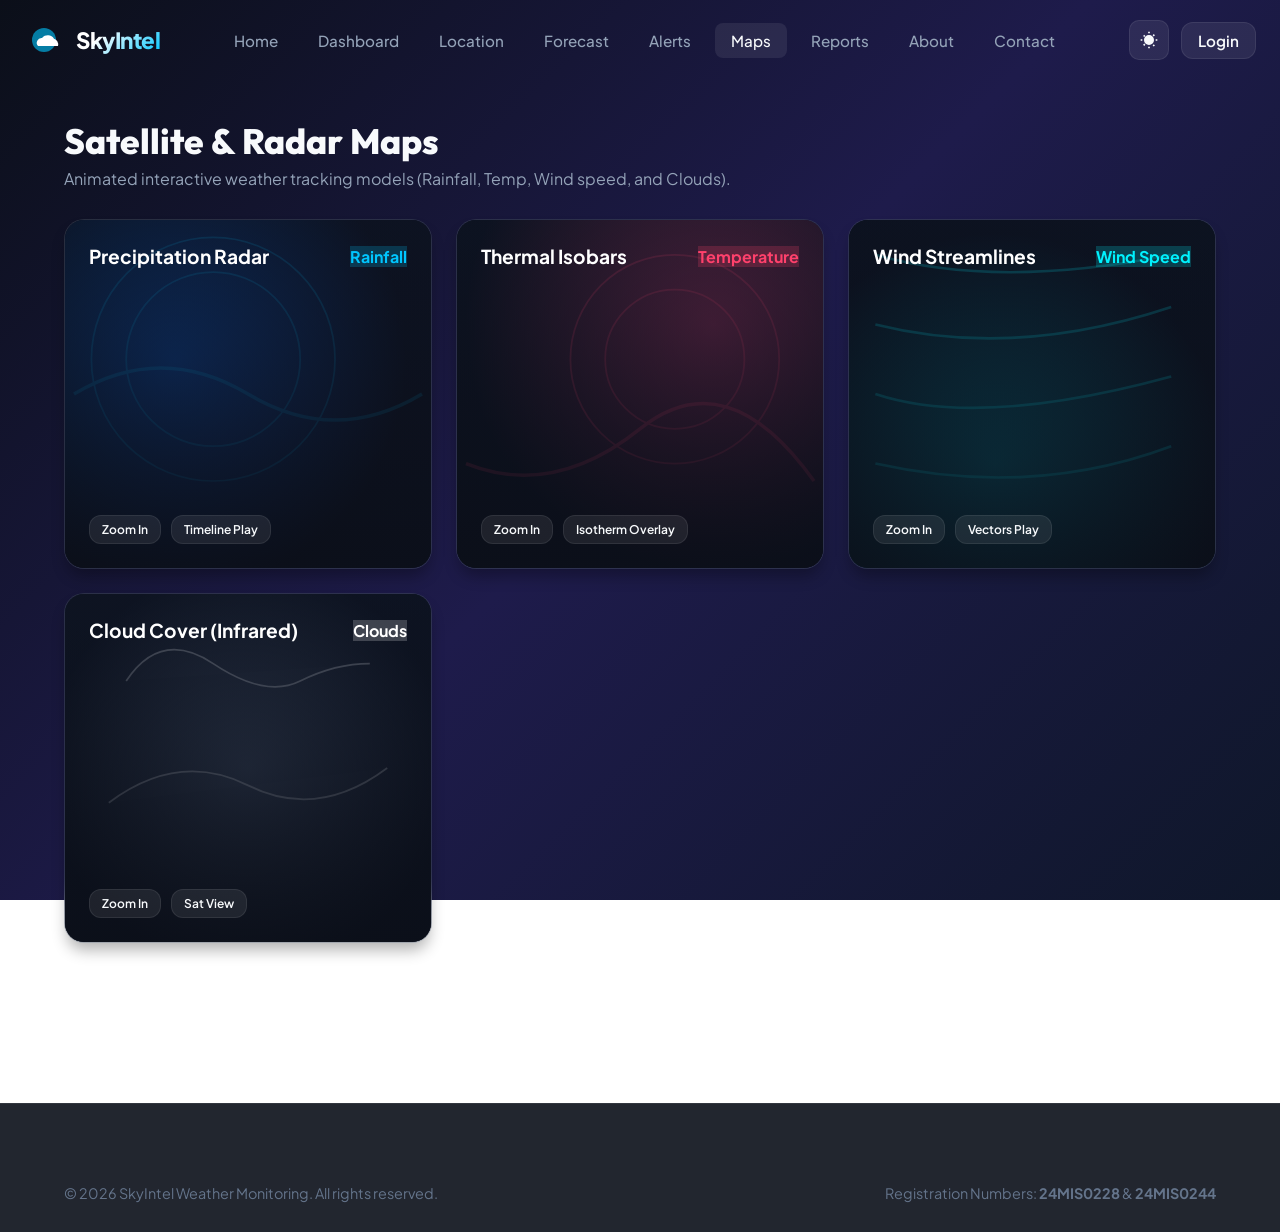
<file: maps.html>
<!DOCTYPE html>
<html lang="en" data-theme="dark">
<head>
    <meta charset="UTF-8">
    <meta name="viewport" content="width=device-width, initial-scale=1.0">
    <title>Radar Maps - SkyIntel Weather</title>
    <link rel="stylesheet" href="style.css">
    <link rel="stylesheet" href="dashboard.css">
    <link rel="stylesheet" href="animation.css">
    <link rel="stylesheet" href="responsive.css">
</head>
<body>

    <!-- Scroll Progress Bar -->
    <div id="scroll-progress"></div>

    <!-- Loader -->
    <div id="loader">
        <div class="loader-content">
            <div class="loader-spinner"></div>
            <div class="loader-text">Loading Radar Feeds...</div>
        </div>
    </div>

    <!-- Header Navigation -->
    <header>
        <div class="navbar">
            <a href="index.html" class="brand">
                <div class="brand-logo">
                    <svg viewBox="0 0 100 100">
                        <circle cx="50" cy="50" r="30" fill="var(--sky-blue)" opacity="0.6"/>
                        <path d="M35 65 A12 12 0 0 1 45 45 A18 18 0 0 1 75 47 A15 15 0 0 1 85 65 Z" fill="white"/>
                    </svg>
                </div>
                <div class="brand-title">SkyIntel</div>
            </a>
            
            <nav>
                <ul class="nav-menu">
                    <li><a href="index.html" class="nav-link">Home</a></li>
                    <li><a href="dashboard.html" class="nav-link">Dashboard</a></li>
                    <li><a href="location.html" class="nav-link">Location</a></li>
                    <li><a href="forecast.html" class="nav-link">Forecast</a></li>
                    <li><a href="alerts.html" class="nav-link">Alerts</a></li>
                    <li><a href="maps.html" class="nav-link">Maps</a></li>
                    <li><a href="reports.html" class="nav-link">Reports</a></li>
                    <li><a href="about.html" class="nav-link">About</a></li>
                    <li><a href="contact.html" class="nav-link">Contact</a></li>
                </ul>
            </nav>

            <div class="nav-actions">
                <button class="theme-toggle-btn" id="theme-toggle" aria-label="Toggle Theme">
                    <svg class="sun-icon" viewBox="0 0 24 24"><path d="M12 7a5 5 0 1 0 0 10 5 5 0 0 0 0-10zM2 12h2m16 0h2M12 2v2m0 16v2m-6.4-15.6 1.4 1.4m10 10 1.4 1.4M5.6 18.4l1.4-1.4m10-10 1.4-1.4" stroke="currentColor" stroke-width="2"/></svg>
                    <svg class="moon-icon" viewBox="0 0 24 24"><path d="M21 12.79A9 9 0 1 1 11.21 3 7 7 0 0 0 21 12.79z" fill="currentColor"/></svg>
                </button>

                <div class="nav-auth">
                    <a href="login.html" class="btn btn-secondary" style="padding: 8px 16px;">Login</a>
                </div>

                <a href="#" class="nav-user-profile" id="user-profile-menu">
                    <div class="nav-user-avatar" id="nav-avatar">U</div>
                    <span id="profile-name">User</span>
                    <span onclick="window.logout()" style="margin-left:8px;font-size:0.8rem;color:var(--text-muted);cursor:pointer">Logout</span>
                </a>

                <button class="hamburger" aria-label="Toggle Navigation Menu">
                    <span></span>
                    <span></span>
                    <span></span>
                </button>
            </div>
        </div>
    </header>

    <!-- Main Container -->
    <main class="container" style="padding-top: 120px; padding-bottom: 60px;">
        
        <div class="animate-fade-in" style="margin-bottom: 30px;">
            <h1 style="font-size: 2.2rem; font-weight: 800; margin-bottom: 6px;">Satellite &amp; Radar Maps</h1>
            <p style="color: var(--text-secondary);">Animated interactive weather tracking models (Rainfall, Temp, Wind speed, and Clouds).</p>
        </div>

        <div class="maps-grid">
            
            <!-- Rainfall Map -->
            <div class="map-card glass-panel animate-zoom-in" onclick="window.showNotification('Radar Action', 'Rainfall model map zoomed.', 'info')">
                <!-- Visual Map Layout (Custom SVG contours to avoid placeholder gaps) -->
                <div class="map-img-placeholder" style="background: radial-gradient(circle at 30% 40%, rgba(0, 114, 255, 0.4) 0%, rgba(11, 15, 25, 0.9) 70%), linear-gradient(135deg, #0b0f19, #1e1b4b);">
                    <svg viewBox="0 0 200 200" style="width:100%; height:100%; opacity: 0.2;" stroke="var(--sky-blue)" fill="none" stroke-width="1">
                        <circle cx="80" cy="80" r="50" class="cloud-drift-1"/>
                        <circle cx="80" cy="80" r="70" class="cloud-drift-1" style="animation-delay: -5s;"/>
                        <path d="M 0,100 Q 50,70 100,100 T 200,100" stroke-width="2"/>
                    </svg>
                </div>
                <div class="map-overlay-layer"></div>
                <div class="map-card-header">
                    <span class="map-card-title">Precipitation Radar</span>
                    <span class="badge" style="background: rgba(0, 198, 255, 0.2); color: var(--sky-blue); font-weight: 700;">Rainfall</span>
                </div>
                <div class="map-card-controls">
                    <button class="btn btn-secondary" style="padding: 6px 12px; font-size: 0.75rem;">Zoom In</button>
                    <button class="btn btn-secondary" style="padding: 6px 12px; font-size: 0.75rem;">Timeline Play</button>
                </div>
            </div>

            <!-- Temperature Map -->
            <div class="map-card glass-panel animate-zoom-in delay-1" onclick="window.showNotification('Radar Action', 'Temperature model map zoomed.', 'info')">
                <div class="map-img-placeholder" style="background: radial-gradient(circle at 70% 30%, rgba(255, 65, 108, 0.4) 0%, rgba(11, 15, 25, 0.9) 70%), linear-gradient(135deg, #0f172a, #120e2e);">
                    <svg viewBox="0 0 200 200" style="width:100%; height:100%; opacity: 0.25;" stroke="var(--orange)" fill="none" stroke-width="1">
                        <circle cx="120" cy="80" r="40" class="sun-glow"/>
                        <circle cx="120" cy="80" r="60" class="sun-glow" style="animation-delay: -2s;"/>
                        <path d="M 0,140 Q 50,160 100,120 T 200,150" stroke-width="2"/>
                    </svg>
                </div>
                <div class="map-overlay-layer"></div>
                <div class="map-card-header">
                    <span class="map-card-title">Thermal Isobars</span>
                    <span class="badge" style="background: rgba(255, 65, 108, 0.2); color: var(--orange); font-weight: 700;">Temperature</span>
                </div>
                <div class="map-card-controls">
                    <button class="btn btn-secondary" style="padding: 6px 12px; font-size: 0.75rem;">Zoom In</button>
                    <button class="btn btn-secondary" style="padding: 6px 12px; font-size: 0.75rem;">Isotherm Overlay</button>
                </div>
            </div>

            <!-- Wind Speed Map -->
            <div class="map-card glass-panel animate-zoom-in delay-2" onclick="window.showNotification('Radar Action', 'Wind streamline model zoomed.', 'info')">
                <div class="map-img-placeholder" style="background: radial-gradient(circle at 40% 70%, rgba(0, 242, 254, 0.3) 0%, rgba(11, 15, 25, 0.9) 70%), linear-gradient(135deg, #050d1a, #0b1c2e);">
                    <svg viewBox="0 0 200 200" style="width:100%; height:100%; opacity: 0.3;" stroke="var(--cyan)" fill="none" stroke-width="1.5">
                        <!-- Streamlines -->
                        <path d="M 10,20 Q 80,40 180,20" class="wind-sway"/>
                        <path d="M 10,60 Q 90,80 180,50" class="wind-sway" style="animation-delay: -1s;"/>
                        <path d="M 10,100 Q 70,120 180,90" class="wind-sway" style="animation-delay: -2s;"/>
                        <path d="M 10,140 Q 100,160 180,130" class="wind-sway" style="animation-delay: -3s;"/>
                    </svg>
                </div>
                <div class="map-overlay-layer"></div>
                <div class="map-card-header">
                    <span class="map-card-title">Wind Streamlines</span>
                    <span class="badge" style="background: rgba(0, 242, 254, 0.2); color: var(--cyan); font-weight: 700;">Wind Speed</span>
                </div>
                <div class="map-card-controls">
                    <button class="btn btn-secondary" style="padding: 6px 12px; font-size: 0.75rem;">Zoom In</button>
                    <button class="btn btn-secondary" style="padding: 6px 12px; font-size: 0.75rem;">Vectors Play</button>
                </div>
            </div>

            <!-- Cloud Coverage Map -->
            <div class="map-card glass-panel animate-zoom-in delay-3" onclick="window.showNotification('Radar Action', 'Cloud model map zoomed.', 'info')">
                <div class="map-img-placeholder" style="background: radial-gradient(circle at 50% 50%, rgba(148, 163, 184, 0.25) 0%, rgba(11, 15, 25, 0.9) 80%), linear-gradient(135deg, #1e293b, #0f172a);">
                    <svg viewBox="0 0 200 200" style="width:100%; height:100%; opacity: 0.35;" stroke="#f8fafc" fill="rgba(255,255,255,0.03)" stroke-width="1">
                        <path d="M 30,50 Q 50,20 80,40 T 130,50 T 170,40" class="cloud-drift-1"/>
                        <path d="M 20,120 Q 60,90 100,110 T 180,100" class="cloud-drift-2" style="animation-delay: -4s;"/>
                    </svg>
                </div>
                <div class="map-overlay-layer"></div>
                <div class="map-card-header">
                    <span class="map-card-title">Cloud Cover (Infrared)</span>
                    <span class="badge" style="background: rgba(255, 255, 255, 0.2); color: var(--white); font-weight: 700;">Clouds</span>
                </div>
                <div class="map-card-controls">
                    <button class="btn btn-secondary" style="padding: 6px 12px; font-size: 0.75rem;">Zoom In</button>
                    <button class="btn btn-secondary" style="padding: 6px 12px; font-size: 0.75rem;">Sat View</button>
                </div>
            </div>

        </div>

    </main>

    <!-- Footer -->
    <footer>
        <div class="container">
            <div class="footer-bottom" style="border: none; padding: 0; text-align: center;">
                <div>&copy; 2026 SkyIntel Weather Monitoring. All rights reserved.</div>
                <div>Registration Numbers: <strong>24MIS0228</strong> &amp; <strong>24MIS0244</strong></div>
            </div>
        </div>
    </footer>

    <!-- Global Javascript Inclusions -->
    <script src="js/script.js"></script>
    <script src="js/dashboard.js"></script>
</body>
</html>
</file>
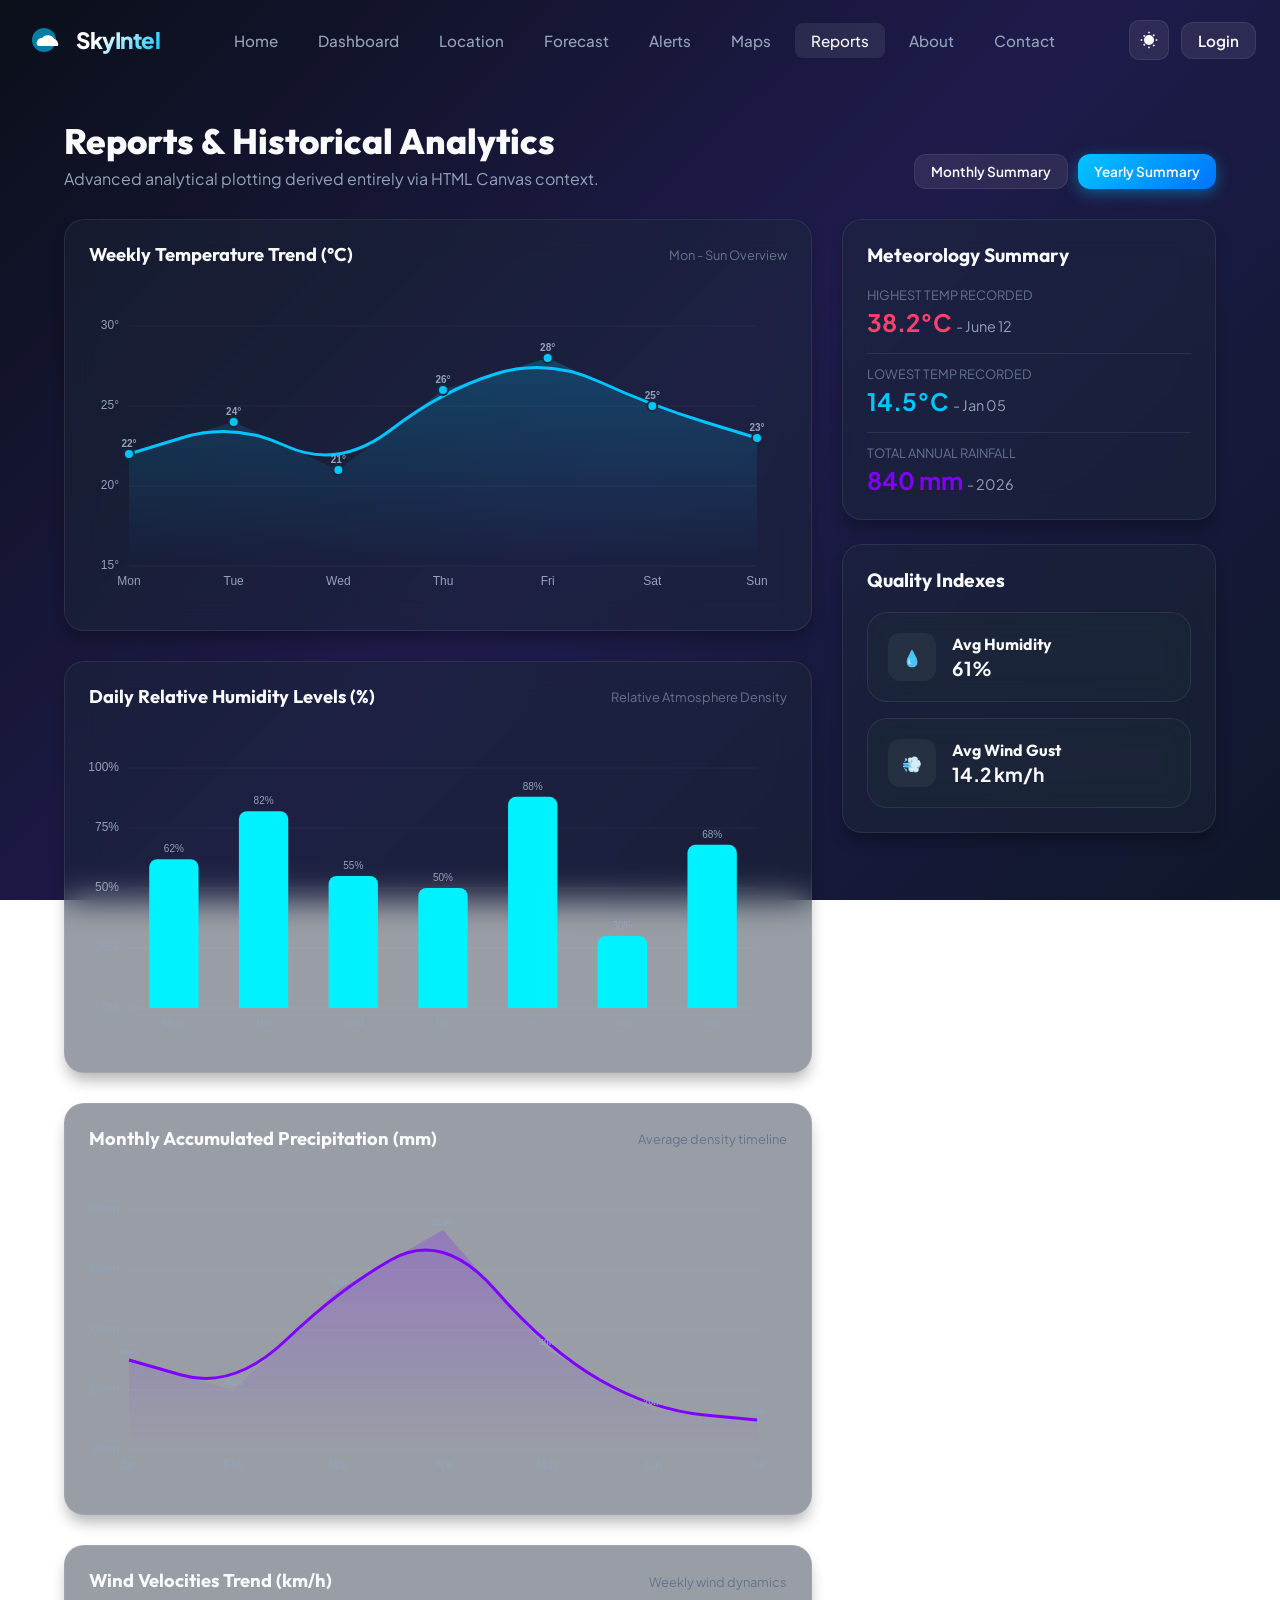
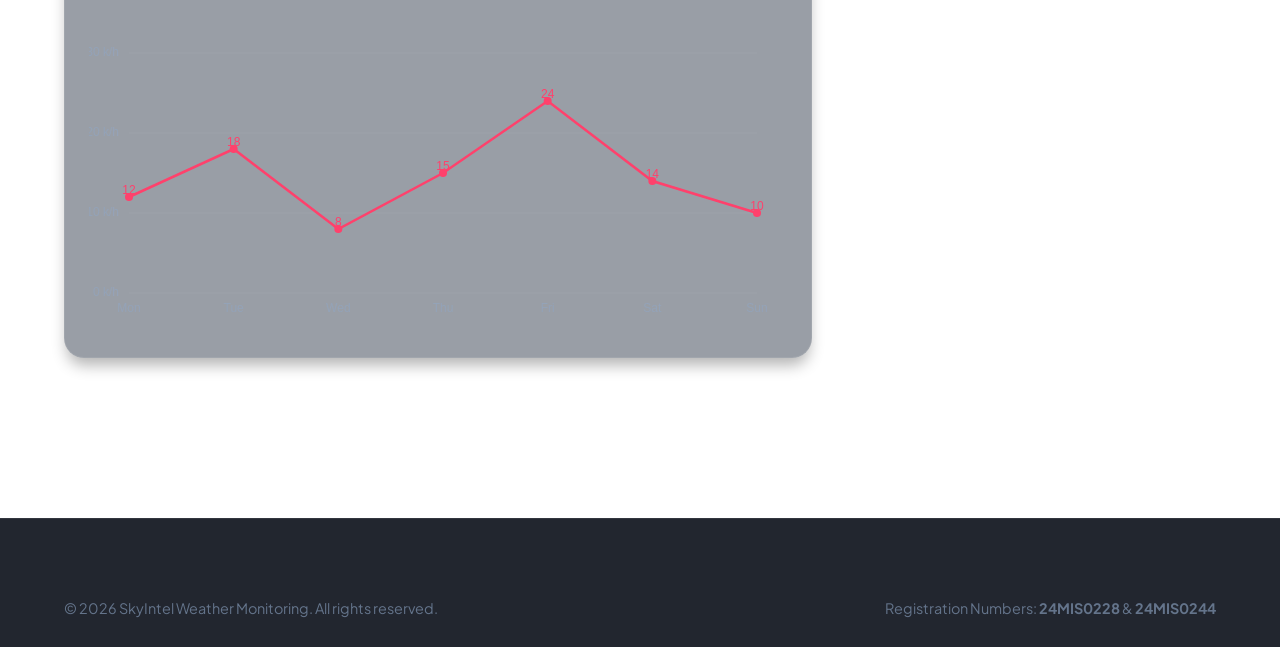
<file: reports.html>
<!DOCTYPE html>
<html lang="en" data-theme="dark">
<head>
    <meta charset="UTF-8">
    <meta name="viewport" content="width=device-width, initial-scale=1.0">
    <title>Analytics Reports - SkyIntel Weather</title>
    <link rel="stylesheet" href="style.css">
    <link rel="stylesheet" href="dashboard.css">
    <link rel="stylesheet" href="animation.css">
    <link rel="stylesheet" href="responsive.css">
</head>
<body>

    <!-- Scroll Progress Bar -->
    <div id="scroll-progress"></div>

    <!-- Loader -->
    <div id="loader">
        <div class="loader-content">
            <div class="loader-spinner"></div>
            <div class="loader-text">Compiling Weather Audits...</div>
        </div>
    </div>

    <!-- Header Navigation -->
    <header>
        <div class="navbar">
            <a href="index.html" class="brand">
                <div class="brand-logo">
                    <svg viewBox="0 0 100 100">
                        <circle cx="50" cy="50" r="30" fill="var(--sky-blue)" opacity="0.6"/>
                        <path d="M35 65 A12 12 0 0 1 45 45 A18 18 0 0 1 75 47 A15 15 0 0 1 85 65 Z" fill="white"/>
                    </svg>
                </div>
                <div class="brand-title">SkyIntel</div>
            </a>
            
            <nav>
                <ul class="nav-menu">
                    <li><a href="index.html" class="nav-link">Home</a></li>
                    <li><a href="dashboard.html" class="nav-link">Dashboard</a></li>
                    <li><a href="location.html" class="nav-link">Location</a></li>
                    <li><a href="forecast.html" class="nav-link">Forecast</a></li>
                    <li><a href="alerts.html" class="nav-link">Alerts</a></li>
                    <li><a href="maps.html" class="nav-link">Maps</a></li>
                    <li><a href="reports.html" class="nav-link">Reports</a></li>
                    <li><a href="about.html" class="nav-link">About</a></li>
                    <li><a href="contact.html" class="nav-link">Contact</a></li>
                </ul>
            </nav>

            <div class="nav-actions">
                <button class="theme-toggle-btn" id="theme-toggle" aria-label="Toggle Theme">
                    <svg class="sun-icon" viewBox="0 0 24 24"><path d="M12 7a5 5 0 1 0 0 10 5 5 0 0 0 0-10zM2 12h2m16 0h2M12 2v2m0 16v2m-6.4-15.6 1.4 1.4m10 10 1.4 1.4M5.6 18.4l1.4-1.4m10-10 1.4-1.4" stroke="currentColor" stroke-width="2"/></svg>
                    <svg class="moon-icon" viewBox="0 0 24 24"><path d="M21 12.79A9 9 0 1 1 11.21 3 7 7 0 0 0 21 12.79z" fill="currentColor"/></svg>
                </button>

                <div class="nav-auth">
                    <a href="login.html" class="btn btn-secondary" style="padding: 8px 16px;">Login</a>
                </div>

                <a href="#" class="nav-user-profile" id="user-profile-menu">
                    <div class="nav-user-avatar" id="nav-avatar">U</div>
                    <span id="profile-name">User</span>
                    <span onclick="window.logout()" style="margin-left:8px;font-size:0.8rem;color:var(--text-muted);cursor:pointer">Logout</span>
                </a>

                <button class="hamburger" aria-label="Toggle Navigation Menu">
                    <span></span>
                    <span></span>
                    <span></span>
                </button>
            </div>
        </div>
    </header>

    <!-- Main Container reports-page-container to map charts.js loading -->
    <main class="container" id="reports-page-container" style="padding-top: 120px; padding-bottom: 60px;">
        
        <div class="animate-fade-in" style="margin-bottom: 30px; display: flex; justify-content: space-between; align-items: flex-end; flex-wrap: wrap; gap: 20px;">
            <div>
                <h1 style="font-size: 2.2rem; font-weight: 800; margin-bottom: 6px;">Reports &amp; Historical Analytics</h1>
                <p style="color: var(--text-secondary);">Advanced analytical plotting derived entirely via HTML Canvas context.</p>
            </div>
            
            <div style="display: flex; gap: 10px;">
                <button class="btn btn-secondary" style="padding: 8px 16px; font-size: 0.85rem;" onclick="window.showNotification('Report Action', 'Monthly historical logs loaded.', 'info')">Monthly Summary</button>
                <button class="btn btn-primary" style="padding: 8px 16px; font-size: 0.85rem;" onclick="window.showNotification('Report Action', 'Annual historical logs compiled.', 'success')">Yearly Summary</button>
            </div>
        </div>

        <div class="reports-layout">
            
            <!-- Left Panel (Charts Grid) -->
            <div style="display: flex; flex-direction: column; gap: 30px;">
                
                <!-- Temp Trend Line Chart -->
                <div class="chart-card glass-panel animate-slide-up">
                    <div class="chart-header-row">
                        <h3 style="font-size: 1.15rem; font-weight: 700;">Weekly Temperature Trend (°C)</h3>
                        <span style="color: var(--text-muted); font-size: 0.8rem;">Mon - Sun Overview</span>
                    </div>
                    <div class="chart-canvas-container">
                        <canvas id="chart-temp-trend"></canvas>
                    </div>
                </div>

                <!-- Humidity Bar Chart -->
                <div class="chart-card glass-panel animate-slide-up delay-1">
                    <div class="chart-header-row">
                        <h3 style="font-size: 1.15rem; font-weight: 700;">Daily Relative Humidity Levels (%)</h3>
                        <span style="color: var(--text-muted); font-size: 0.8rem;">Relative Atmosphere Density</span>
                    </div>
                    <div class="chart-canvas-container">
                        <canvas id="chart-humidity"></canvas>
                    </div>
                </div>

                <!-- Rainfall Area Chart -->
                <div class="chart-card glass-panel animate-slide-up delay-2">
                    <div class="chart-header-row">
                        <h3 style="font-size: 1.15rem; font-weight: 700;">Monthly Accumulated Precipitation (mm)</h3>
                        <span style="color: var(--text-muted); font-size: 0.8rem;">Average density timeline</span>
                    </div>
                    <div class="chart-canvas-container">
                        <canvas id="chart-rainfall"></canvas>
                    </div>
                </div>

                <!-- Wind Speed Chart -->
                <div class="chart-card glass-panel animate-slide-up delay-3">
                    <div class="chart-header-row">
                        <h3 style="font-size: 1.15rem; font-weight: 700;">Wind Velocities Trend (km/h)</h3>
                        <span style="color: var(--text-muted); font-size: 0.8rem;">Weekly wind dynamics</span>
                    </div>
                    <div class="chart-canvas-container">
                        <canvas id="chart-wind"></canvas>
                    </div>
                </div>

            </div>

            <!-- Right Panel (Summaries & Index Panel) -->
            <div class="report-summary-panel">
                
                <div class="glass-panel animate-slide-left" style="padding: 24px;">
                    <h3 style="font-size: 1.2rem; margin-bottom: 20px;">Meteorology Summary</h3>
                    
                    <div style="display: flex; flex-direction: column; gap: 16px;">
                        <div>
                            <div style="font-size:0.8rem; color:var(--text-muted); margin-bottom:4px; text-transform:uppercase;">Highest Temp Recorded</div>
                            <div style="font-size:1.5rem; font-weight:700; color:var(--orange);">38.2°C <span style="font-size:0.9rem; font-weight:normal; color:var(--text-secondary);">- June 12</span></div>
                        </div>
                        
                        <div style="border-top:1px solid var(--card-border); padding-top:12px;">
                            <div style="font-size:0.8rem; color:var(--text-muted); margin-bottom:4px; text-transform:uppercase;">Lowest Temp Recorded</div>
                            <div style="font-size:1.5rem; font-weight:700; color:var(--sky-blue);">14.5°C <span style="font-size:0.9rem; font-weight:normal; color:var(--text-secondary);">- Jan 05</span></div>
                        </div>

                        <div style="border-top:1px solid var(--card-border); padding-top:12px;">
                            <div style="font-size:0.8rem; color:var(--text-muted); margin-bottom:4px; text-transform:uppercase;">Total Annual Rainfall</div>
                            <div style="font-size:1.5rem; font-weight:700; color:var(--purple);">840 mm <span style="font-size:0.9rem; font-weight:normal; color:var(--text-secondary);">- 2026</span></div>
                        </div>
                    </div>
                </div>

                <div class="glass-panel animate-slide-left delay-1" style="padding: 24px;">
                    <h3 style="font-size: 1.2rem; margin-bottom: 20px;">Quality Indexes</h3>
                    <div style="display:flex; flex-direction:column; gap:16px;">
                        <div class="stat-summary-card glass-panel" style="box-shadow:none;">
                            <div class="stat-summary-icon" style="color:var(--sky-blue);">💧</div>
                            <div>
                                <h4 style="font-size: 1rem; margin-bottom: 2px;">Avg Humidity</h4>
                                <p style="font-size: 1.2rem; font-weight:700;">61%</p>
                            </div>
                        </div>
                        <div class="stat-summary-card glass-panel" style="box-shadow:none;">
                            <div class="stat-summary-icon" style="color:var(--yellow);">💨</div>
                            <div>
                                <h4 style="font-size: 1rem; margin-bottom: 2px;">Avg Wind Gust</h4>
                                <p style="font-size: 1.2rem; font-weight:700;">14.2 km/h</p>
                            </div>
                        </div>
                    </div>
                </div>

            </div>

        </div>

    </main>

    <!-- Footer -->
    <footer>
        <div class="container">
            <div class="footer-bottom" style="border: none; padding: 0; text-align: center;">
                <div>&copy; 2026 SkyIntel Weather Monitoring. All rights reserved.</div>
                <div>Registration Numbers: <strong>24MIS0228</strong> &amp; <strong>24MIS0244</strong></div>
            </div>
        </div>
    </footer>

    <!-- Global Javascript Inclusions -->
    <script src="js/script.js"></script>
    <script src="js/charts.js"></script>
</body>
</html>
</file>
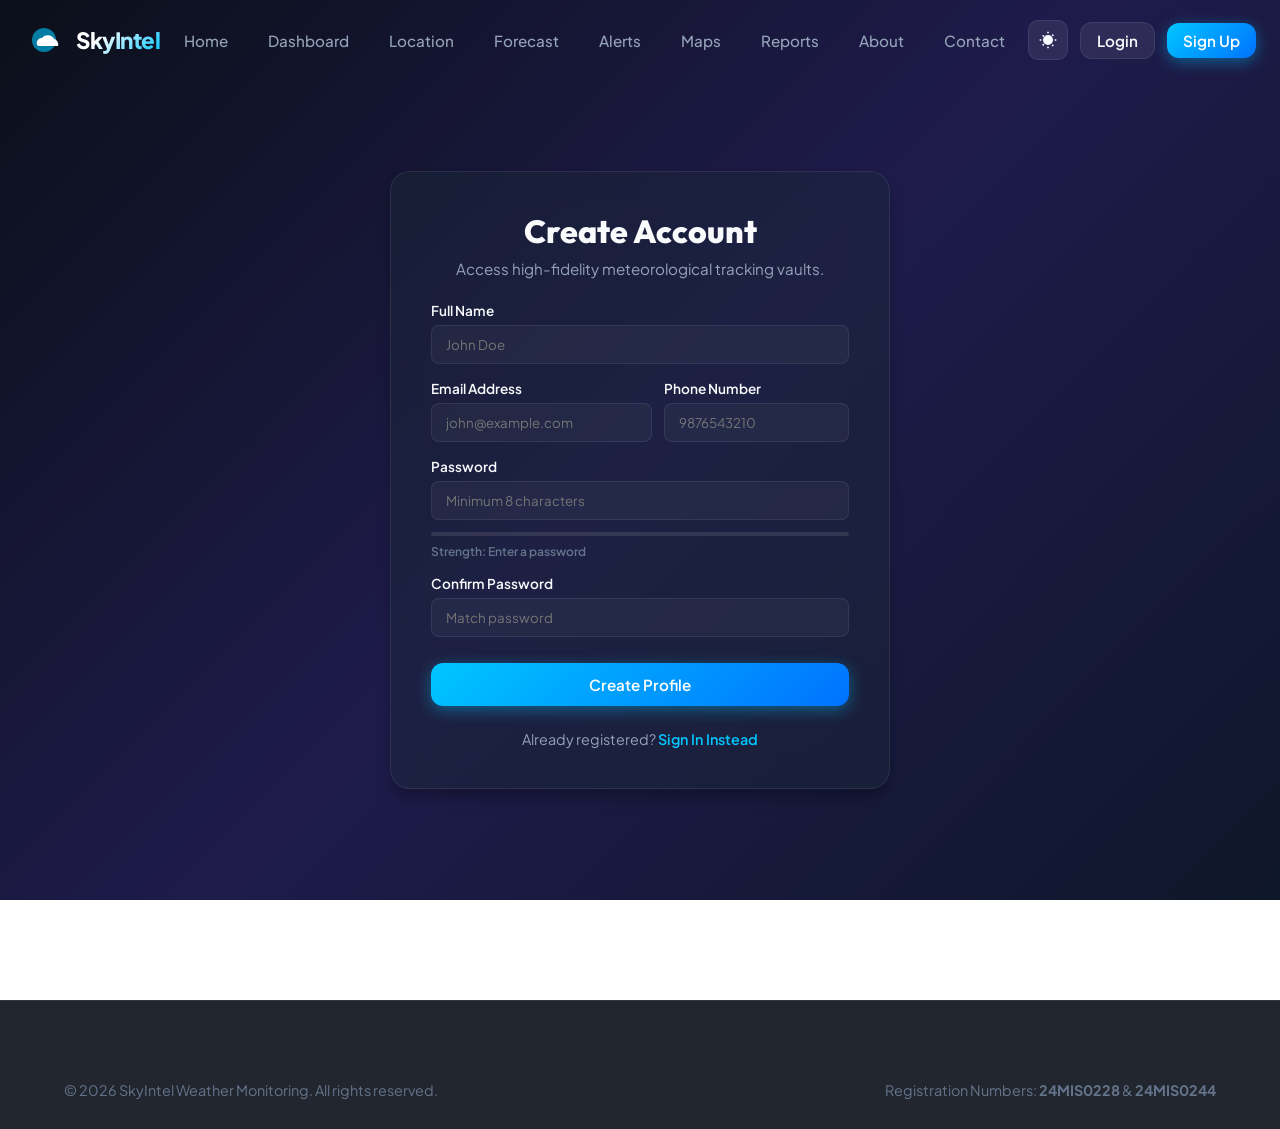
<file: signup.html>
<!DOCTYPE html>
<html lang="en" data-theme="dark">
<head>
    <meta charset="UTF-8">
    <meta name="viewport" content="width=device-width, initial-scale=1.0">
    <title>Sign Up - SkyIntel Weather</title>
    <link rel="stylesheet" href="style.css">
    <link rel="stylesheet" href="animation.css">
    <link rel="stylesheet" href="responsive.css">
</head>
<body>

    <!-- Scroll Progress Bar -->
    <div id="scroll-progress"></div>

    <!-- Loader -->
    <div id="loader">
        <div class="loader-content">
            <div class="loader-spinner"></div>
            <div class="loader-text">Building Profile...</div>
        </div>
    </div>

    <!-- Header Navigation -->
    <header>
        <div class="navbar">
            <a href="index.html" class="brand">
                <div class="brand-logo">
                    <svg viewBox="0 0 100 100">
                        <circle cx="50" cy="50" r="30" fill="var(--sky-blue)" opacity="0.6"/>
                        <path d="M35 65 A12 12 0 0 1 45 45 A18 18 0 0 1 75 47 A15 15 0 0 1 85 65 Z" fill="white"/>
                    </svg>
                </div>
                <div class="brand-title">SkyIntel</div>
            </a>
            
            <nav>
                <ul class="nav-menu">
                    <li><a href="index.html" class="nav-link">Home</a></li>
                    <li><a href="dashboard.html" class="nav-link">Dashboard</a></li>
                    <li><a href="location.html" class="nav-link">Location</a></li>
                    <li><a href="forecast.html" class="nav-link">Forecast</a></li>
                    <li><a href="alerts.html" class="nav-link">Alerts</a></li>
                    <li><a href="maps.html" class="nav-link">Maps</a></li>
                    <li><a href="reports.html" class="nav-link">Reports</a></li>
                    <li><a href="about.html" class="nav-link">About</a></li>
                    <li><a href="contact.html" class="nav-link">Contact</a></li>
                </ul>
            </nav>

            <div class="nav-actions">
                <button class="theme-toggle-btn" id="theme-toggle" aria-label="Toggle Theme">
                    <svg class="sun-icon" viewBox="0 0 24 24"><path d="M12 7a5 5 0 1 0 0 10 5 5 0 0 0 0-10zM2 12h2m16 0h2M12 2v2m0 16v2m-6.4-15.6 1.4 1.4m10 10 1.4 1.4M5.6 18.4l1.4-1.4m10-10 1.4-1.4" stroke="currentColor" stroke-width="2"/></svg>
                    <svg class="moon-icon" viewBox="0 0 24 24"><path d="M21 12.79A9 9 0 1 1 11.21 3 7 7 0 0 0 21 12.79z" fill="currentColor"/></svg>
                </button>

                <div class="nav-auth">
                    <a href="login.html" class="btn btn-secondary" style="padding: 8px 16px;">Login</a>
                    <a href="signup.html" class="btn btn-primary active" style="padding: 8px 16px;">Sign Up</a>
                </div>

                <a href="#" class="nav-user-profile" id="user-profile-menu">
                    <div class="nav-user-avatar" id="nav-avatar">U</div>
                    <span id="profile-name">User</span>
                    <span onclick="window.logout()" style="margin-left:8px;font-size:0.8rem;color:var(--text-muted);cursor:pointer">Logout</span>
                </a>

                <button class="hamburger" aria-label="Toggle Navigation Menu">
                    <span></span>
                    <span></span>
                    <span></span>
                </button>
            </div>
        </div>
    </header>

    <!-- Sign Up Content -->
    <main style="min-height: 100vh; display: flex; align-items: center; justify-content: center; padding: 120px 20px 60px; position: relative;">
        <div class="glass-panel animate-zoom-in" style="width: 100%; max-width: 500px; padding: 40px; position: relative; z-index: 10;">
            <div style="text-align: center; margin-bottom: 24px;">
                <h1 style="font-size: 2rem; font-weight: 800; margin-bottom: 8px;">Create Account</h1>
                <p style="color: var(--text-secondary); font-size: 0.95rem;">Access high-fidelity meteorological tracking vaults.</p>
            </div>

            <form id="signup-form" style="display: flex; flex-direction: column; gap: 16px;">
                <div style="display: flex; flex-direction: column; gap: 6px;">
                    <label for="signup-name" style="font-size: 0.85rem; font-weight: 600;">Full Name</label>
                    <input type="text" id="signup-name" required placeholder="John Doe" style="width: 100%; padding: 10px 14px; border-radius: 8px; background: rgba(255,255,255,0.04); border: 1px solid var(--card-border); color: var(--text-primary); outline: none;" onfocus="this.style.borderColor='var(--accent-color)'" onblur="this.style.borderColor='var(--card-border)'">
                </div>

                <div style="display: grid; grid-template-columns: 1.2fr 1fr; gap: 12px;">
                    <div style="display: flex; flex-direction: column; gap: 6px;">
                        <label for="signup-email" style="font-size: 0.85rem; font-weight: 600;">Email Address</label>
                        <input type="email" id="signup-email" required placeholder="john@example.com" style="width: 100%; padding: 10px 14px; border-radius: 8px; background: rgba(255,255,255,0.04); border: 1px solid var(--card-border); color: var(--text-primary); outline: none;" onfocus="this.style.borderColor='var(--accent-color)'" onblur="this.style.borderColor='var(--card-border)'">
                    </div>
                    <div style="display: flex; flex-direction: column; gap: 6px;">
                        <label for="signup-phone" style="font-size: 0.85rem; font-weight: 600;">Phone Number</label>
                        <input type="tel" id="signup-phone" required placeholder="9876543210" style="width: 100%; padding: 10px 14px; border-radius: 8px; background: rgba(255,255,255,0.04); border: 1px solid var(--card-border); color: var(--text-primary); outline: none;" onfocus="this.style.borderColor='var(--accent-color)'" onblur="this.style.borderColor='var(--card-border)'">
                    </div>
                </div>

                <div style="display: flex; flex-direction: column; gap: 6px;">
                    <label for="signup-password" style="font-size: 0.85rem; font-weight: 600;">Password</label>
                    <input type="password" id="signup-password" required placeholder="Minimum 8 characters" style="width: 100%; padding: 10px 14px; border-radius: 8px; background: rgba(255,255,255,0.04); border: 1px solid var(--card-border); color: var(--text-primary); outline: none;" onfocus="this.style.borderColor='var(--accent-color)'" onblur="this.style.borderColor='var(--card-border)'">
                    
                    <!-- Password Strength Indicator -->
                    <div style="width: 100%; height: 4px; background: rgba(255,255,255,0.1); border-radius: 2px; margin-top: 6px; overflow: hidden;">
                        <div id="password-strength-bar" style="width: 0%; height: 100%; transition: width 0.3s, background-color 0.3s;"></div>
                    </div>
                    <span id="password-strength-text" style="font-size: 0.75rem; color: var(--text-muted); font-weight: 600; margin-top: 2px;">Strength: Enter a password</span>
                </div>

                <div style="display: flex; flex-direction: column; gap: 6px;">
                    <label for="signup-confirm-password" style="font-size: 0.85rem; font-weight: 600;">Confirm Password</label>
                    <input type="password" id="signup-confirm-password" required placeholder="Match password" style="width: 100%; padding: 10px 14px; border-radius: 8px; background: rgba(255,255,255,0.04); border: 1px solid var(--card-border); color: var(--text-primary); outline: none;" onfocus="this.style.borderColor='var(--accent-color)'" onblur="this.style.borderColor='var(--card-border)'">
                </div>

                <button type="submit" class="btn btn-primary" style="width: 100%; padding: 12px; margin-top: 10px;">Create Profile</button>
            </form>

            <p style="text-align: center; margin-top: 24px; font-size: 0.9rem; color: var(--text-secondary);">
                Already registered? <a href="login.html" style="color: var(--accent-color); text-decoration: none; font-weight: 600;">Sign In Instead</a>
            </p>
        </div>
    </main>

    <!-- Footer -->
    <footer>
        <div class="container">
            <div class="footer-bottom" style="border: none; padding: 0; text-align: center;">
                <div>&copy; 2026 SkyIntel Weather Monitoring. All rights reserved.</div>
                <div>Registration Numbers: <strong>24MIS0228</strong> &amp; <strong>24MIS0244</strong></div>
            </div>
        </div>
    </footer>

    <!-- Global Javascript Inclusions -->
    <script src="js/script.js"></script>
    <script src="js/auth.js"></script>
</body>
</html>
</file>
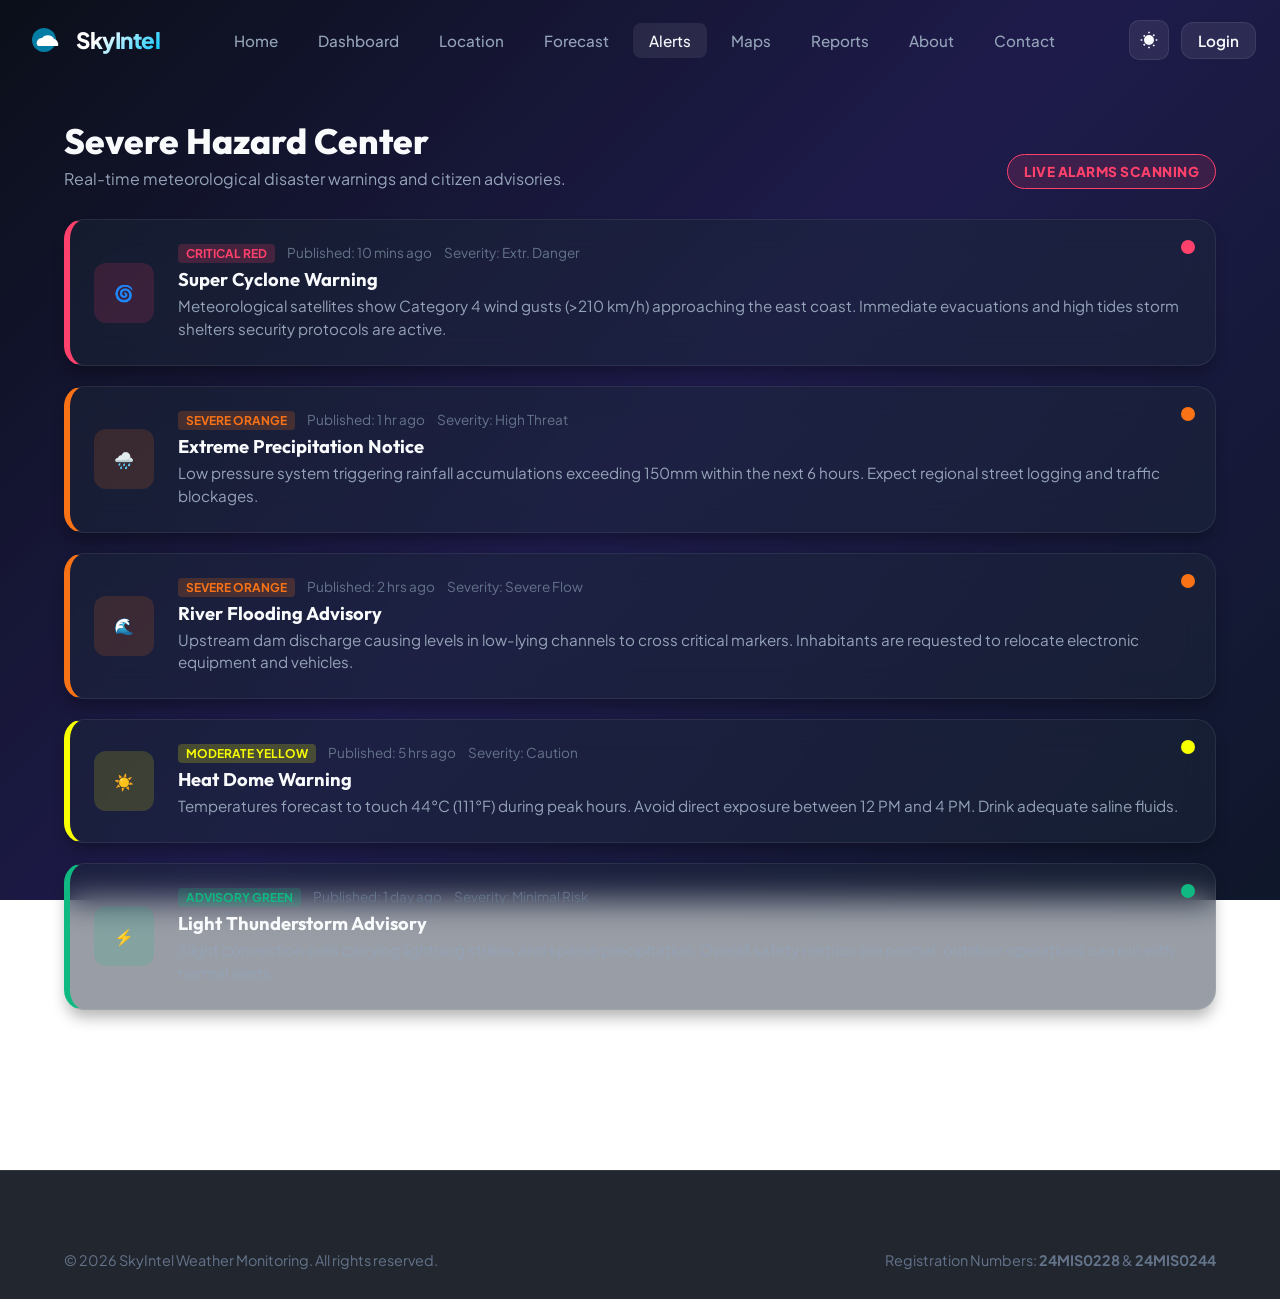
<file: target/weather-monitor/alerts.html>
<!DOCTYPE html>
<html lang="en" data-theme="dark">
<head>
    <meta charset="UTF-8">
    <meta name="viewport" content="width=device-width, initial-scale=1.0">
    <title>Active Warnings - SkyIntel Weather</title>
    <link rel="stylesheet" href="style.css">
    <link rel="stylesheet" href="dashboard.css">
    <link rel="stylesheet" href="animation.css">
    <link rel="stylesheet" href="responsive.css">
</head>
<body>

    <!-- Scroll Progress Bar -->
    <div id="scroll-progress"></div>

    <!-- Loader -->
    <div id="loader">
        <div class="loader-content">
            <div class="loader-spinner"></div>
            <div class="loader-text">Checking Hazards...</div>
        </div>
    </div>

    <!-- Header Navigation -->
    <header>
        <div class="navbar">
            <a href="index.html" class="brand">
                <div class="brand-logo">
                    <svg viewBox="0 0 100 100">
                        <circle cx="50" cy="50" r="30" fill="var(--sky-blue)" opacity="0.6"/>
                        <path d="M35 65 A12 12 0 0 1 45 45 A18 18 0 0 1 75 47 A15 15 0 0 1 85 65 Z" fill="white"/>
                    </svg>
                </div>
                <div class="brand-title">SkyIntel</div>
            </a>
            
            <nav>
                <ul class="nav-menu">
                    <li><a href="index.html" class="nav-link">Home</a></li>
                    <li><a href="dashboard.html" class="nav-link">Dashboard</a></li>
                    <li><a href="location.html" class="nav-link">Location</a></li>
                    <li><a href="forecast.html" class="nav-link">Forecast</a></li>
                    <li><a href="alerts.html" class="nav-link">Alerts</a></li>
                    <li><a href="maps.html" class="nav-link">Maps</a></li>
                    <li><a href="reports.html" class="nav-link">Reports</a></li>
                    <li><a href="about.html" class="nav-link">About</a></li>
                    <li><a href="contact.html" class="nav-link">Contact</a></li>
                </ul>
            </nav>

            <div class="nav-actions">
                <button class="theme-toggle-btn" id="theme-toggle" aria-label="Toggle Theme">
                    <svg class="sun-icon" viewBox="0 0 24 24"><path d="M12 7a5 5 0 1 0 0 10 5 5 0 0 0 0-10zM2 12h2m16 0h2M12 2v2m0 16v2m-6.4-15.6 1.4 1.4m10 10 1.4 1.4M5.6 18.4l1.4-1.4m10-10 1.4-1.4" stroke="currentColor" stroke-width="2"/></svg>
                    <svg class="moon-icon" viewBox="0 0 24 24"><path d="M21 12.79A9 9 0 1 1 11.21 3 7 7 0 0 0 21 12.79z" fill="currentColor"/></svg>
                </button>

                <div class="nav-auth">
                    <a href="login.html" class="btn btn-secondary" style="padding: 8px 16px;">Login</a>
                </div>

                <a href="#" class="nav-user-profile" id="user-profile-menu">
                    <div class="nav-user-avatar" id="nav-avatar">U</div>
                    <span id="profile-name">User</span>
                    <span onclick="window.logout()" style="margin-left:8px;font-size:0.8rem;color:var(--text-muted);cursor:pointer">Logout</span>
                </a>

                <button class="hamburger" aria-label="Toggle Navigation Menu">
                    <span></span>
                    <span></span>
                    <span></span>
                </button>
            </div>
        </div>
    </header>

    <!-- Main Container -->
    <main class="container" id="alerts-page-container" style="padding-top: 120px; padding-bottom: 60px;">
        
        <div class="animate-fade-in" style="margin-bottom: 30px; display: flex; justify-content: space-between; align-items: flex-end; flex-wrap: wrap; gap: 20px;">
            <div>
                <h1 style="font-size: 2.2rem; font-weight: 800; margin-bottom: 6px;">Severe Hazard Center</h1>
                <p style="color: var(--text-secondary);">Real-time meteorological disaster warnings and citizen advisories.</p>
            </div>
            <span class="badge emergency-blink" style="background: rgba(255, 65, 108, 0.15); color: var(--orange); border: 1px solid var(--orange); padding: 8px 16px; border-radius: 30px; font-weight: 800; font-size: 0.85rem; letter-spacing: 0.5px;">LIVE ALARMS SCANNING</span>
        </div>

        <div class="alerts-grid">
            
            <!-- Cyclone Alert (Red) -->
            <div class="alert-item-card alert-red glass-panel hover-lift animate-slide-up">
                <div class="alert-indicator emergency-blink" style="background-color: var(--orange);"></div>
                <div class="alert-content-left">
                    🌀
                </div>
                <div class="alert-details">
                    <div class="alert-meta">
                        <span class="alert-badge">Critical Red</span>
                        <span>Published: 10 mins ago</span>
                        <span>Severity: Extr. Danger</span>
                    </div>
                    <h3 class="alert-title">Super Cyclone Warning</h3>
                    <p class="alert-desc">Meteorological satellites show Category 4 wind gusts (>210 km/h) approaching the east coast. Immediate evacuations and high tides storm shelters security protocols are active.</p>
                </div>
            </div>

            <!-- Heavy Rain Warning (Orange) -->
            <div class="alert-item-card alert-orange glass-panel hover-lift animate-slide-up delay-1">
                <div class="alert-indicator emergency-blink" style="background-color: #f97316;"></div>
                <div class="alert-content-left">
                    🌧️
                </div>
                <div class="alert-details">
                    <div class="alert-meta">
                        <span class="alert-badge">Severe Orange</span>
                        <span>Published: 1 hr ago</span>
                        <span>Severity: High Threat</span>
                    </div>
                    <h3 class="alert-title">Extreme Precipitation Notice</h3>
                    <p class="alert-desc">Low pressure system triggering rainfall accumulations exceeding 150mm within the next 6 hours. Expect regional street logging and traffic blockages.</p>
                </div>
            </div>

            <!-- Flood Warning (Orange) -->
            <div class="alert-item-card alert-orange glass-panel hover-lift animate-slide-up delay-2">
                <div class="alert-indicator emergency-blink" style="background-color: #f97316;"></div>
                <div class="alert-content-left">
                    🌊
                </div>
                <div class="alert-details">
                    <div class="alert-meta">
                        <span class="alert-badge">Severe Orange</span>
                        <span>Published: 2 hrs ago</span>
                        <span>Severity: Severe Flow</span>
                    </div>
                    <h3 class="alert-title">River Flooding Advisory</h3>
                    <p class="alert-desc">Upstream dam discharge causing levels in low-lying channels to cross critical markers. Inhabitants are requested to relocate electronic equipment and vehicles.</p>
                </div>
            </div>

            <!-- Heat Wave (Yellow) -->
            <div class="alert-item-card alert-yellow glass-panel hover-lift animate-slide-up delay-3">
                <div class="alert-indicator" style="background-color: var(--yellow);"></div>
                <div class="alert-content-left">
                    ☀️
                </div>
                <div class="alert-details">
                    <div class="alert-meta">
                        <span class="alert-badge">Moderate Yellow</span>
                        <span>Published: 5 hrs ago</span>
                        <span>Severity: Caution</span>
                    </div>
                    <h3 class="alert-title">Heat Dome Warning</h3>
                    <p class="alert-desc">Temperatures forecast to touch 44°C (111°F) during peak hours. Avoid direct exposure between 12 PM and 4 PM. Drink adequate saline fluids.</p>
                </div>
            </div>

            <!-- Light Storm Warning (Green) -->
            <div class="alert-item-card alert-green glass-panel hover-lift animate-slide-up delay-4">
                <div class="alert-indicator" style="background-color: #10b981;"></div>
                <div class="alert-content-left">
                    ⚡
                </div>
                <div class="alert-details">
                    <div class="alert-meta">
                        <span class="alert-badge">Advisory Green</span>
                        <span>Published: 1 day ago</span>
                        <span>Severity: Minimal Risk</span>
                    </div>
                    <h3 class="alert-title">Light Thunderstorm Advisory</h3>
                    <p class="alert-desc">Slight convection cells carrying lightning strikes and sparse precipitation. Overall safety metrics are normal; outdoor operations can run with normal alerts.</p>
                </div>
            </div>

        </div>

    </main>

    <!-- Footer -->
    <footer>
        <div class="container">
            <div class="footer-bottom" style="border: none; padding: 0; text-align: center;">
                <div>&copy; 2026 SkyIntel Weather Monitoring. All rights reserved.</div>
                <div>Registration Numbers: <strong>24MIS0228</strong> &amp; <strong>24MIS0244</strong></div>
            </div>
        </div>
    </footer>

    <!-- Global Javascript Inclusions -->
    <script src="js/script.js"></script>
    <script src="js/dashboard.js"></script>
</body>
</html>
</file>
<file: style.css>
/* 
   Weather Monitoring System - Global Styles
   Design Style: Glassmorphism, Premium Gradients, Modern UI
*/

@import url('https://fonts.googleapis.com/css2?family=Outfit:wght@300;400;500;600;700;800&family=Plus+Jakarta+Sans:wght@300;400;500;600;700;800&display=swap');

:root {
    /* Color Palette - Vibrant Weather-Inspired */
    --primary-blue: #0072ff;
    --sky-blue: #00c6ff;
    --cyan: #00f2fe;
    --purple: #7f00ff;
    --orange: #ff416c;
    --yellow: #f8ff00;
    --white: #ffffff;
    --dark-navy: #0b0f19;
    --deep-blue: #0f172a;
    
    /* Theme Variables - Default Dark Mode (Premium Dashboard style) */
    --bg-gradient: linear-gradient(135deg, #0b0f19 0%, #1e1b4b 50%, #0f172a 100%);
    --card-bg: rgba(30, 41, 59, 0.45);
    --card-border: rgba(255, 255, 255, 0.08);
    --text-primary: #f8fafc;
    --text-secondary: #94a3b8;
    --text-muted: #64748b;
    --nav-bg: rgba(15, 23, 42, 0.6);
    --shadow-sm: 0 4px 6px -1px rgba(0, 0, 0, 0.1);
    --shadow-md: 0 10px 15px -3px rgba(0, 0, 0, 0.3);
    --shadow-lg: 0 20px 25px -5px rgba(0, 0, 0, 0.5);
    --glass-blur: blur(16px);
    --accent-gradient: linear-gradient(135deg, var(--sky-blue), var(--primary-blue));
    --glow-color: rgba(0, 198, 255, 0.4);
    --scrollbar-track: #0b0f19;
    --scrollbar-thumb: #1e293b;
    --accent-color: var(--sky-blue);
}

/* Light Theme overrides */
[data-theme="light"] {
    --bg-gradient: linear-gradient(135deg, #f0f4f8 0%, #e2e8f0 50%, #cbd5e1 100%);
    --card-bg: rgba(255, 255, 255, 0.65);
    --card-border: rgba(0, 0, 0, 0.06);
    --text-primary: #0f172a;
    --text-secondary: #475569;
    --text-muted: #94a3b8;
    --nav-bg: rgba(255, 255, 255, 0.7);
    --shadow-sm: 0 4px 6px -1px rgba(0, 0, 0, 0.05);
    --shadow-md: 0 10px 15px -3px rgba(0, 0, 0, 0.1);
    --shadow-lg: 0 20px 25px -5px rgba(0, 0, 0, 0.15);
    --glass-blur: blur(16px);
    --accent-gradient: linear-gradient(135deg, #0072ff, #7f00ff);
    --glow-color: rgba(0, 114, 255, 0.2);
    --scrollbar-track: #f1f5f9;
    --scrollbar-thumb: #cbd5e1;
    --accent-color: #0072ff;
}

/* Global Reset */
* {
    margin: 0;
    padding: 0;
    box-sizing: border-box;
    font-family: 'Plus Jakarta Sans', 'Outfit', sans-serif;
    scroll-behavior: smooth;
}

body {
    background: var(--bg-gradient);
    background-attachment: fixed;
    color: var(--text-primary);
    min-height: 100vh;
    overflow-x: hidden;
    transition: background 0.5s ease, color 0.3s ease;
}

/* Scrollbar Styles */
::-webkit-scrollbar {
    width: 8px;
    height: 8px;
}
::-webkit-scrollbar-track {
    background: var(--scrollbar-track);
}
::-webkit-scrollbar-thumb {
    background: var(--scrollbar-thumb);
    border-radius: 4px;
}
::-webkit-scrollbar-thumb:hover {
    background: var(--accent-color);
}

/* Scroll Progress Bar */
#scroll-progress {
    position: fixed;
    top: 0;
    left: 0;
    height: 3px;
    background: var(--accent-gradient);
    width: 0%;
    z-index: 1001;
    transition: width 0.1s ease;
    box-shadow: 0 0 10px var(--accent-color);
}

/* Loader Screen */
#loader {
    position: fixed;
    top: 0;
    left: 0;
    width: 100%;
    height: 100%;
    background: var(--dark-navy);
    display: flex;
    justify-content: center;
    align-items: center;
    z-index: 9999;
    transition: opacity 0.5s ease, visibility 0.5s ease;
}
.loader-content {
    text-align: center;
}
.loader-spinner {
    width: 60px;
    height: 60px;
    border: 4px solid rgba(255, 255, 255, 0.1);
    border-top: 4px solid var(--accent-color);
    border-radius: 50%;
    animation: spin 1s linear infinite;
    margin: 0 auto 20px;
}
.loader-text {
    font-size: 1.2rem;
    font-weight: 600;
    letter-spacing: 2px;
    color: var(--white);
    text-transform: uppercase;
}

/* Glassmorphism Styles */
.glass-panel {
    background: var(--card-bg);
    backdrop-filter: var(--glass-blur);
    -webkit-backdrop-filter: var(--glass-blur);
    border: 1px solid var(--card-border);
    border-radius: 20px;
    box-shadow: var(--shadow-md);
    transition: transform 0.3s cubic-bezier(0.4, 0, 0.2, 1), box-shadow 0.3s ease, border-color 0.3s ease;
}
.glass-panel:hover {
    box-shadow: var(--shadow-lg), 0 0 20px var(--glow-color);
    border-color: rgba(255, 255, 255, 0.2);
}

/* Typography & Layout */
.container {
    max-width: 1200px;
    margin: 0 auto;
    padding: 0 24px;
}
h1, h2, h3, h4, h5, h6 {
    font-family: 'Outfit', sans-serif;
    font-weight: 700;
    line-height: 1.2;
}

/* Interactive Buttons */
.btn {
    display: inline-flex;
    align-items: center;
    justify-content: center;
    padding: 12px 28px;
    border-radius: 12px;
    font-weight: 600;
    font-size: 0.95rem;
    cursor: pointer;
    transition: all 0.3s ease;
    text-decoration: none;
    gap: 8px;
    position: relative;
    overflow: hidden;
}
.btn-primary {
    background: var(--accent-gradient);
    color: white;
    border: none;
    box-shadow: 0 4px 15px var(--glow-color);
}
.btn-primary:hover {
    transform: translateY(-2px);
    box-shadow: 0 8px 25px var(--glow-color);
}
.btn-secondary {
    background: rgba(255, 255, 255, 0.08);
    color: var(--text-primary);
    border: 1px solid var(--card-border);
}
.btn-secondary:hover {
    background: rgba(255, 255, 255, 0.15);
    transform: translateY(-2px);
}
.btn::after {
    content: '';
    position: absolute;
    top: 50%;
    left: 50%;
    width: 0;
    height: 0;
    background: rgba(255, 255, 255, 0.2);
    border-radius: 50%;
    transform: translate(-50%, -50%);
    transition: width 0.5s ease, height 0.5s ease;
}
.btn:active::after {
    width: 300px;
    height: 300px;
}

/* Header & Navigation */
header {
    position: fixed;
    top: 0;
    left: 0;
    width: 100%;
    z-index: 1000;
    transition: background 0.3s ease, backdrop-filter 0.3s ease, border-bottom 0.3s ease;
}
header.scrolled {
    background: var(--nav-bg);
    backdrop-filter: var(--glass-blur);
    -webkit-backdrop-filter: var(--glass-blur);
    border-bottom: 1px solid var(--card-border);
    box-shadow: var(--shadow-sm);
}

.navbar {
    display: flex;
    align-items: center;
    justify-content: space-between;
    height: 80px;
    padding: 0 24px;
    max-width: 1400px;
    margin: 0 auto;
}

.brand {
    display: flex;
    align-items: center;
    gap: 12px;
    text-decoration: none;
    color: var(--text-primary);
}
.brand-logo {
    width: 40px;
    height: 40px;
    position: relative;
}
.brand-logo svg {
    width: 100%;
    height: 100%;
}
.brand-title {
    font-size: 1.4rem;
    font-weight: 800;
    letter-spacing: -0.5px;
    background: linear-gradient(135deg, #fff 30%, var(--sky-blue));
    -webkit-background-clip: text;
    -webkit-text-fill-color: transparent;
}
[data-theme="light"] .brand-title {
    background: linear-gradient(135deg, #0f172a 30%, var(--primary-blue));
    -webkit-background-clip: text;
    -webkit-text-fill-color: transparent;
}

.nav-menu {
    display: flex;
    align-items: center;
    list-style: none;
    gap: 8px;
}

.nav-link {
    text-decoration: none;
    color: var(--text-secondary);
    padding: 8px 16px;
    border-radius: 8px;
    font-weight: 500;
    font-size: 0.95rem;
    transition: all 0.3s ease;
}
.nav-link:hover, .nav-link.active {
    color: var(--text-primary);
    background: rgba(255, 255, 255, 0.08);
}
[data-theme="light"] .nav-link:hover, [data-theme="light"] .nav-link.active {
    background: rgba(0, 0, 0, 0.05);
}

.nav-actions {
    display: flex;
    align-items: center;
    gap: 12px;
}

/* Theme Toggle Button */
.theme-toggle-btn {
    background: rgba(255, 255, 255, 0.08);
    border: 1px solid var(--card-border);
    width: 40px;
    height: 40px;
    border-radius: 10px;
    cursor: pointer;
    display: flex;
    align-items: center;
    justify-content: center;
    color: var(--text-primary);
    transition: all 0.3s ease;
}
.theme-toggle-btn:hover {
    background: rgba(255, 255, 255, 0.15);
    color: var(--accent-color);
}
.theme-toggle-btn svg {
    width: 20px;
    height: 20px;
    fill: currentColor;
}
[data-theme="light"] .sun-icon {
    display: none;
}
[data-theme="dark"] .moon-icon {
    display: none;
}

/* User Auth Controls on Nav */
.nav-auth {
    display: flex;
    align-items: center;
    gap: 12px;
}

.nav-user-profile {
    display: none; /* Shown when user logged in */
    align-items: center;
    gap: 10px;
    text-decoration: none;
    color: var(--text-primary);
    font-weight: 600;
    font-size: 0.9rem;
    padding: 6px 12px;
    border-radius: 30px;
    background: rgba(255, 255, 255, 0.05);
    border: 1px solid var(--card-border);
}
.nav-user-avatar {
    width: 28px;
    height: 28px;
    border-radius: 50%;
    background: var(--accent-gradient);
    display: flex;
    align-items: center;
    justify-content: center;
    color: white;
    font-size: 0.8rem;
    font-weight: 700;
}

/* Mobile Menu Toggle */
.hamburger {
    display: none;
    flex-direction: column;
    width: 30px;
    height: 20px;
    justify-content: space-between;
    cursor: pointer;
    background: transparent;
    border: none;
    z-index: 1002;
}
.hamburger span {
    display: block;
    height: 3px;
    width: 100%;
    background-color: var(--text-primary);
    border-radius: 9px;
    transition: all 0.3s ease;
}

/* Footer Styles */
footer {
    background: rgba(11, 15, 25, 0.9);
    border-top: 1px solid var(--card-border);
    padding: 80px 0 30px;
    margin-top: 100px;
    position: relative;
    z-index: 10;
}
[data-theme="light"] footer {
    background: rgba(241, 245, 249, 0.9);
}
.footer-grid {
    display: grid;
    grid-template-columns: 2fr 1fr 1fr 1.5fr;
    gap: 40px;
    margin-bottom: 50px;
}
.footer-col h3 {
    font-size: 1.1rem;
    font-weight: 700;
    margin-bottom: 24px;
    color: var(--text-primary);
}
.footer-col p {
    color: var(--text-secondary);
    line-height: 1.6;
    font-size: 0.95rem;
    margin-bottom: 20px;
}
.footer-links {
    list-style: none;
}
.footer-links li {
    margin-bottom: 12px;
}
.footer-links a {
    text-decoration: none;
    color: var(--text-secondary);
    font-size: 0.95rem;
    transition: all 0.3s ease;
}
.footer-links a:hover {
    color: var(--accent-color);
    padding-left: 5px;
}
.footer-contact-info {
    list-style: none;
    color: var(--text-secondary);
    font-size: 0.95rem;
}
.footer-contact-info li {
    margin-bottom: 12px;
    display: flex;
    align-items: center;
    gap: 10px;
}
.footer-contact-info svg {
    width: 18px;
    height: 18px;
    fill: currentColor;
    color: var(--accent-color);
}
.social-icons {
    display: flex;
    gap: 12px;
}
.social-icon {
    width: 40px;
    height: 40px;
    border-radius: 10px;
    background: rgba(255, 255, 255, 0.05);
    border: 1px solid var(--card-border);
    display: flex;
    align-items: center;
    justify-content: center;
    color: var(--text-secondary);
    transition: all 0.3s ease;
    text-decoration: none;
}
.social-icon:hover {
    background: var(--accent-gradient);
    color: white;
    transform: translateY(-3px);
    box-shadow: 0 5px 15px var(--glow-color);
}
.social-icon svg {
    width: 18px;
    height: 18px;
    fill: currentColor;
}
.footer-bottom {
    display: flex;
    justify-content: space-between;
    align-items: center;
    border-top: 1px solid var(--card-border);
    padding-top: 30px;
    color: var(--text-muted);
    font-size: 0.9rem;
    flex-wrap: wrap;
    gap: 20px;
}
.registration-info {
    text-align: right;
    line-height: 1.4;
}

/* Back To Top Button */
.back-to-top {
    position: fixed;
    bottom: 30px;
    right: 30px;
    width: 50px;
    height: 50px;
    border-radius: 50%;
    background: var(--accent-gradient);
    color: white;
    border: none;
    cursor: pointer;
    box-shadow: 0 5px 15px var(--glow-color);
    display: flex;
    align-items: center;
    justify-content: center;
    transition: all 0.3s ease;
    opacity: 0;
    visibility: hidden;
    z-index: 99;
}
.back-to-top.visible {
    opacity: 1;
    visibility: visible;
}
.back-to-top:hover {
    transform: translateY(-5px);
    box-shadow: 0 8px 25px var(--glow-color);
}
.back-to-top svg {
    width: 24px;
    height: 24px;
    fill: currentColor;
}

/* Notification Popup */
.notification-container {
    position: fixed;
    top: 90px;
    right: 20px;
    z-index: 1005;
    display: flex;
    flex-direction: column;
    gap: 10px;
}
.notification {
    background: rgba(30, 41, 59, 0.9);
    backdrop-filter: var(--glass-blur);
    -webkit-backdrop-filter: var(--glass-blur);
    border: 1px solid var(--card-border);
    padding: 16px 24px;
    border-radius: 12px;
    color: white;
    box-shadow: var(--shadow-lg);
    display: flex;
    align-items: center;
    gap: 12px;
    min-width: 300px;
    transform: translateX(120%);
    transition: transform 0.4s cubic-bezier(0.175, 0.885, 0.32, 1.275);
    position: relative;
    overflow: hidden;
}
.notification.show {
    transform: translateX(0);
}
.notification-info {
    border-left: 4px solid var(--sky-blue);
}
.notification-warning {
    border-left: 4px solid var(--orange);
}
.notification-success {
    border-left: 4px solid #10b981;
}
.notification::before {
    content: '';
    position: absolute;
    bottom: 0;
    left: 0;
    height: 3px;
    background: var(--accent-gradient);
    width: 100%;
    animation: toast-timer 5s linear forwards;
}
.notification-title {
    font-weight: 700;
    font-size: 0.95rem;
    margin-bottom: 2px;
}
.notification-desc {
    font-size: 0.85rem;
    color: var(--text-secondary);
}

@keyframes toast-timer {
    from { width: 100%; }
    to { width: 0%; }
}

@keyframes spin {
    0% { transform: rotate(0deg); }
    100% { transform: rotate(360deg); }
}
</file>
<file: animation.css>
/*
   Weather Monitoring System - Custom Animations
   Contains: page transitions, interactive effects, and beautiful weather illustrations (sun, cloud, rain, lightning, wind).
*/

/* Page Transition / Entrance Animations */
.animate-fade-in {
    animation: fadeIn 0.8s cubic-bezier(0.4, 0, 0.2, 1) forwards;
}

.animate-slide-up {
    animation: slideUp 0.8s cubic-bezier(0.4, 0, 0.2, 1) forwards;
}

.animate-slide-left {
    animation: slideLeft 0.8s cubic-bezier(0.4, 0, 0.2, 1) forwards;
}

.animate-slide-right {
    animation: slideRight 0.8s cubic-bezier(0.4, 0, 0.2, 1) forwards;
}

.animate-zoom-in {
    animation: zoomIn 0.8s cubic-bezier(0.4, 0, 0.2, 1) forwards;
}

/* Stagger animations for list loads */
.delay-1 { animation-delay: 0.1s; }
.delay-2 { animation-delay: 0.2s; }
.delay-3 { animation-delay: 0.3s; }
.delay-4 { animation-delay: 0.4s; }
.delay-5 { animation-delay: 0.5s; }

/* Interactive Hover Animations */
.hover-lift {
    transition: transform 0.3s cubic-bezier(0.4, 0, 0.2, 1), box-shadow 0.3s ease;
}
.hover-lift:hover {
    transform: translateY(-8px);
    box-shadow: 0 15px 30px rgba(0, 0, 0, 0.4);
}

/* Glass Reflection Effect on Card Hover */
.glass-panel {
    position: relative;
    overflow: hidden;
}
.glass-panel::before {
    content: '';
    position: absolute;
    top: 0;
    left: -150%;
    width: 50%;
    height: 100%;
    background: linear-gradient(
        to right,
        rgba(255, 255, 255, 0) 0%,
        rgba(255, 255, 255, 0.13) 50%,
        rgba(255, 255, 255, 0) 100%
    );
    transform: skewX(-25deg);
    transition: 0.75s;
    z-index: 1;
    pointer-events: none;
}
.glass-panel:hover::before {
    left: 150%;
}

/* Weather Simulations */

/* Moving Clouds Animation */
@keyframes cloudDrift {
    0% { transform: translateX(-10%); }
    50% { transform: translateX(10%); }
    100% { transform: translateX(-10%); }
}
.cloud-drift-1 {
    animation: cloudDrift 60s ease-in-out infinite;
}
.cloud-drift-2 {
    animation: cloudDrift 45s ease-in-out infinite;
    animation-delay: -10s;
}

/* Rotating Sun Animation */
@keyframes sunRotate {
    0% { transform: rotate(0deg); }
    100% { transform: rotate(360deg); }
}
.sun-rotate {
    animation: sunRotate 25s linear infinite;
    transform-origin: center;
}

/* Pulsing Sun Rays */
@keyframes sunGlow {
    0%, 100% { transform: scale(1); opacity: 0.8; }
    50% { transform: scale(1.1); opacity: 1; }
}
.sun-glow {
    animation: sunGlow 4s ease-in-out infinite;
}

/* Rain Animation for SVG Icons and Hero Backgrounds */
@keyframes rainDrop {
    0% { transform: translateY(-10px) scaleY(1); opacity: 0; }
    30% { opacity: 0.7; }
    80% { transform: translateY(40px) scaleY(1.2); opacity: 0.8; }
    100% { transform: translateY(50px) scaleY(0.1); opacity: 0; }
}
.rain-stream {
    animation: rainDrop 1.2s linear infinite;
}
.rain-stream:nth-child(2) { animation-delay: 0.2s; }
.rain-stream:nth-child(3) { animation-delay: 0.4s; }
.rain-stream:nth-child(4) { animation-delay: 0.6s; }

/* Lightning Flash Animation */
@keyframes lightningFlash {
    0%, 94%, 96%, 98%, 100% { opacity: 0; }
    95%, 97% { opacity: 1; }
}
.lightning-flash {
    animation: lightningFlash 8s ease-in-out infinite;
}

/* Wind Swaying Animation */
@keyframes windSway {
    0%, 100% { transform: skewX(0deg); }
    50% { transform: skewX(-15deg); }
}
.wind-sway {
    animation: windSway 3s ease-in-out infinite;
}

/* Floating Particles (Hero background overlay) */
@keyframes particleFloat {
    0% { transform: translateY(0) rotate(0deg); opacity: 0; }
    50% { opacity: 0.6; }
    100% { transform: translateY(-100px) rotate(360deg); opacity: 0; }
}
.particle {
    position: absolute;
    border-radius: 50%;
    background: rgba(255, 255, 255, 0.2);
    animation: particleFloat 10s linear infinite;
}

/* Blinking emergency indicators for Warnings */
@keyframes emergencyBlink {
    0%, 100% { opacity: 1; filter: drop-shadow(0 0 10px currentColor); }
    50% { opacity: 0.3; filter: drop-shadow(0 0 2px currentColor); }
}
.emergency-blink {
    animation: emergencyBlink 1.5s ease-in-out infinite;
}

/* Typing Animation Cursor */
@keyframes blinkCursor {
    0%, 100% { border-color: transparent; }
    50% { border-color: var(--accent-color); }
}
.typing-text {
    border-right: 3px solid var(--accent-color);
    white-space: nowrap;
    animation: blinkCursor 0.75s step-end infinite;
}

/* Keyframes Definitions */
@keyframes fadeIn {
    from { opacity: 0; }
    to { opacity: 1; }
}

@keyframes slideUp {
    from { transform: translateY(40px); opacity: 0; }
    to { transform: translateY(0); opacity: 1; }
}

@keyframes slideLeft {
    from { transform: translateX(50px); opacity: 0; }
    to { transform: translateX(0); opacity: 1; }
}

@keyframes slideRight {
    from { transform: translateX(-50px); opacity: 0; }
    to { transform: translateX(0); opacity: 1; }
}

@keyframes zoomIn {
    from { transform: scale(0.92); opacity: 0; }
    to { transform: scale(1); opacity: 1; }
}

/* Hero Background Wave Animation */
@keyframes waveMotion {
    0% { transform: translateX(0) translateZ(0) scaleY(1); }
    50% { transform: translateX(-25%) translateZ(0) scaleY(0.8); }
    100% { transform: translateX(-50%) translateZ(0) scaleY(1); }
}
.wave-layer {
    position: absolute;
    left: 0;
    bottom: 0;
    width: 200%;
    height: 100px;
    background-repeat: repeat-x;
    animation: waveMotion 15s linear infinite;
    transform-origin: bottom;
    opacity: 0.15;
}
.wave-layer-2 {
    animation: waveMotion 10s linear infinite;
    opacity: 0.1;
    animation-delay: -3s;
}

/* Skeleton Loading Pulser */
@keyframes skeletonPulse {
    0%, 100% { background-position: 0% 50%; }
    50% { background-position: 100% 50%; }
}
.skeleton {
    background: linear-gradient(90deg, rgba(255,255,255,0.05) 25%, rgba(255,255,255,0.12) 50%, rgba(255,255,255,0.05) 75%);
    background-size: 200% 100%;
    animation: skeletonPulse 1.5s ease-in-out infinite;
    border-radius: 8px;
    display: inline-block;
}
.skeleton-text {
    height: 14px;
    width: 100%;
    margin-bottom: 8px;
}
.skeleton-title {
    height: 24px;
    width: 60%;
    margin-bottom: 12px;
}
.skeleton-card {
    height: 180px;
    width: 100%;
    border-radius: 20px;
}
</file>
<file: responsive.css>
/*
   Weather Monitoring System - Responsive Adjustments
   Handles transitions to mobile view, hamburger menu toggles, and card reflows.
*/

@media (max-width: 1024px) {
    .container {
        padding: 0 20px;
    }
    
    .footer-grid {
        grid-template-columns: 1fr 1fr;
        gap: 30px;
    }
    
    .reports-layout {
        grid-template-columns: 1fr;
    }
    
    .dashboard-grid {
        grid-template-columns: repeat(2, 1fr);
    }
    
    .day-row-card {
        grid-template-columns: 1fr 1fr 1fr;
        gap: 16px;
        text-align: center;
    }
    .day-row-card .day-wind,
    .day-row-card .day-pressure,
    .day-row-card .day-humidity {
        display: none;
    }
}

@media (max-width: 768px) {
    /* Responsive Navigation */
    .nav-menu {
        position: fixed;
        top: 80px;
        left: -100%;
        width: 100%;
        height: calc(100vh - 80px);
        background: var(--deep-blue);
        flex-direction: column;
        align-items: center;
        justify-content: flex-start;
        padding-top: 40px;
        gap: 20px;
        transition: left 0.4s cubic-bezier(0.77, 0.2, 0.05, 1);
        backdrop-filter: var(--glass-blur);
        border-top: 1px solid var(--card-border);
        z-index: 999;
    }
    [data-theme="light"] .nav-menu {
        background: rgba(241, 245, 249, 0.95);
    }
    .nav-menu.active {
        left: 0;
    }
    
    .hamburger {
        display: flex;
    }
    
    /* Toggle active state hamburger icons */
    .hamburger.active span:nth-child(1) {
        transform: rotate(45deg) translate(5px, 5px);
    }
    .hamburger.active span:nth-child(2) {
        opacity: 0;
    }
    .hamburger.active span:nth-child(3) {
        transform: rotate(-45deg) translate(7px, -7px);
    }
    
    /* Hero sections on Landing Page */
    .hero-content h1 {
        font-size: 2.5rem;
    }
    .hero-content p {
        font-size: 1rem;
    }
    
    .dashboard-grid {
        grid-template-columns: 1fr;
    }
    
    .weather-overview-card {
        flex-direction: column;
        align-items: stretch;
        gap: 24px;
        padding: 20px;
    }
    
    .overview-details {
        grid-template-columns: repeat(3, 1fr);
        text-align: center;
    }
    
    .footer-grid {
        grid-template-columns: 1fr;
        gap: 30px;
    }
    
    .registration-info {
        text-align: left;
    }
    
    .alert-item-card {
        flex-direction: column;
        align-items: flex-start;
        gap: 16px;
    }
}

@media (max-width: 480px) {
    .navbar {
        height: 70px;
    }
    .nav-menu {
        top: 70px;
        height: calc(100vh - 70px);
    }
    
    .brand-title {
        font-size: 1.1rem;
    }
    
    .nav-actions {
        gap: 6px;
    }
    
    .btn {
        padding: 10px 20px;
        font-size: 0.85rem;
    }
    
    .overview-temp {
        font-size: 3.5rem;
    }
    
    .overview-main {
        flex-direction: column;
        align-items: flex-start;
        gap: 16px;
    }
    
    .overview-details {
        grid-template-columns: 1fr;
        text-align: left;
    }
    
    .back-to-top {
        bottom: 20px;
        right: 20px;
        width: 40px;
        height: 40px;
    }
}
</file>
<file: dashboard.css>
/* 
   Weather Monitoring System - Dashboard Styles
   Specific layout for dashboard cards, alerts, forecast grids, location forms, map canvases, and reports.
*/

/* Dashboard Layout & Grids */
.dashboard-grid {
    display: grid;
    grid-template-columns: repeat(auto-fit, minmax(280px, 1fr));
    gap: 24px;
    margin-top: 30px;
}

.weather-overview-card {
    grid-column: 1 / -1;
    display: flex;
    justify-content: space-between;
    align-items: center;
    padding: 30px;
    background: linear-gradient(135deg, rgba(30, 41, 59, 0.6) 0%, rgba(15, 23, 42, 0.8) 100%);
    position: relative;
    overflow: hidden;
}

.overview-main {
    display: flex;
    align-items: center;
    gap: 30px;
}

.overview-temp-wrapper {
    text-align: left;
}

.overview-temp {
    font-size: 5rem;
    font-weight: 800;
    line-height: 1;
    background: linear-gradient(135deg, #ffffff, var(--sky-blue));
    -webkit-background-clip: text;
    -webkit-text-fill-color: transparent;
    display: flex;
    align-items: flex-start;
}
.overview-temp span {
    font-size: 2.5rem;
    margin-top: 10px;
}

.overview-info {
    display: flex;
    flex-direction: column;
    gap: 4px;
}

.overview-condition {
    font-size: 1.6rem;
    font-weight: 700;
    color: var(--white);
}

.overview-meta {
    display: flex;
    gap: 16px;
    color: var(--text-secondary);
    font-size: 0.95rem;
}

.overview-details {
    display: grid;
    grid-template-columns: repeat(3, 120px);
    gap: 20px;
    text-align: right;
}

.detail-item {
    display: flex;
    flex-direction: column;
    gap: 4px;
}

.detail-label {
    font-size: 0.8rem;
    color: var(--text-muted);
    text-transform: uppercase;
    letter-spacing: 1px;
}

.detail-value {
    font-size: 1.1rem;
    font-weight: 600;
    color: var(--text-primary);
}

/* Individual Weather Stat Cards */
.weather-card {
    padding: 24px;
    display: flex;
    flex-direction: column;
    justify-content: space-between;
    height: 180px;
    position: relative;
}

.card-header {
    display: flex;
    justify-content: space-between;
    align-items: center;
    color: var(--text-secondary);
}

.card-title {
    font-size: 0.9rem;
    font-weight: 600;
    text-transform: uppercase;
    letter-spacing: 0.5px;
}

.card-icon {
    width: 32px;
    height: 32px;
    display: flex;
    align-items: center;
    justify-content: center;
    border-radius: 8px;
}

.card-icon svg {
    width: 20px;
    height: 20px;
    fill: currentColor;
}

.card-value {
    font-size: 2.2rem;
    font-weight: 700;
    margin: 12px 0 4px;
    color: var(--text-primary);
}

.card-footer-info {
    font-size: 0.85rem;
    color: var(--text-muted);
    display: flex;
    align-items: center;
    gap: 4px;
}

.card-trend-up {
    color: var(--orange);
}
.card-trend-down {
    color: var(--sky-blue);
}

/* Glowing Weather Specific Accent Colors */
.weather-card.temp-card .card-icon { background: rgba(255, 65, 108, 0.15); color: var(--orange); }
.weather-card.humidity-card .card-icon { background: rgba(0, 198, 255, 0.15); color: var(--sky-blue); }
.weather-card.wind-card .card-icon { background: rgba(0, 242, 254, 0.15); color: var(--cyan); }
.weather-card.uv-card .card-icon { background: rgba(127, 0, 255, 0.15); color: var(--purple); }
.weather-card.aqi-card .card-icon { background: rgba(248, 255, 0, 0.15); color: var(--yellow); }
.weather-card.rain-card .card-icon { background: rgba(0, 114, 255, 0.15); color: var(--primary-blue); }

/* Favorite City / Location Cards */
.location-search-box {
    margin-bottom: 40px;
    position: relative;
    max-width: 600px;
}

.search-input {
    width: 100%;
    padding: 16px 20px 16px 50px;
    border-radius: 16px;
    background: var(--card-bg);
    border: 1px solid var(--card-border);
    color: var(--text-primary);
    font-size: 1rem;
    outline: none;
    transition: all 0.3s ease;
}

.search-input:focus {
    border-color: var(--accent-color);
    box-shadow: 0 0 15px var(--glow-color);
}

.search-icon {
    position: absolute;
    left: 20px;
    top: 50%;
    transform: translateY(-50%);
    color: var(--text-secondary);
    pointer-events: none;
}
.search-icon svg {
    width: 20px;
    height: 20px;
    fill: currentColor;
}

.gps-btn {
    position: absolute;
    right: 8px;
    top: 50%;
    transform: translateY(-50%);
}

/* Favorites Layout */
.favorites-grid {
    display: grid;
    grid-template-columns: repeat(auto-fill, minmax(280px, 1fr));
    gap: 24px;
    margin-top: 30px;
}

.city-card {
    padding: 24px;
    position: relative;
    cursor: pointer;
    overflow: hidden;
}

.city-card-header {
    display: flex;
    justify-content: space-between;
    align-items: flex-start;
}

.city-name {
    font-size: 1.3rem;
    font-weight: 700;
}

.city-country {
    font-size: 0.85rem;
    color: var(--text-muted);
}

.favorite-star-btn {
    background: transparent;
    border: none;
    color: var(--text-muted);
    cursor: pointer;
    transition: all 0.2s ease;
}
.favorite-star-btn:hover, .favorite-star-btn.active {
    color: var(--yellow);
    transform: scale(1.15);
}
.favorite-star-btn svg {
    width: 20px;
    height: 20px;
    fill: currentColor;
}

.city-temp-row {
    display: flex;
    justify-content: space-between;
    align-items: flex-end;
    margin-top: 24px;
}

.city-temp {
    font-size: 2.5rem;
    font-weight: 700;
}

.city-weather-desc {
    font-size: 0.95rem;
    color: var(--text-secondary);
    text-align: right;
}

/* Alert Warnings styling */
.alerts-grid {
    display: grid;
    grid-template-columns: 1fr;
    gap: 20px;
    margin-top: 30px;
}

.alert-item-card {
    padding: 24px;
    display: flex;
    align-items: center;
    gap: 24px;
    border-left: 6px solid;
    position: relative;
    overflow: hidden;
}

.alert-green { border-left-color: #10b981; }
.alert-yellow { border-left-color: var(--yellow); }
.alert-orange { border-left-color: #f97316; }
.alert-red { border-left-color: var(--orange); }

.alert-indicator {
    width: 14px;
    height: 14px;
    border-radius: 50%;
    position: absolute;
    top: 20px;
    right: 20px;
}

.alert-content-left {
    display: flex;
    align-items: center;
    justify-content: center;
    width: 60px;
    height: 60px;
    border-radius: 12px;
}
.alert-green .alert-content-left { background: rgba(16, 185, 129, 0.15); color: #10b981; }
.alert-yellow .alert-content-left { background: rgba(248, 255, 0, 0.15); color: var(--yellow); }
.alert-orange .alert-content-left { background: rgba(249, 115, 22, 0.15); color: #f97316; }
.alert-red .alert-content-left { background: rgba(255, 65, 108, 0.15); color: var(--orange); }

.alert-content-left svg {
    width: 32px;
    height: 32px;
    fill: currentColor;
}

.alert-details {
    flex: 1;
}

.alert-meta {
    display: flex;
    gap: 12px;
    font-size: 0.85rem;
    color: var(--text-muted);
    margin-bottom: 6px;
}

.alert-badge {
    padding: 2px 8px;
    border-radius: 4px;
    font-weight: 700;
    font-size: 0.75rem;
    text-transform: uppercase;
}
.alert-green .alert-badge { background: rgba(16, 185, 129, 0.2); color: #10b981; }
.alert-yellow .alert-badge { background: rgba(248, 255, 0, 0.2); color: var(--yellow); }
.alert-orange .alert-badge { background: rgba(249, 115, 22, 0.2); color: #f97316; }
.alert-red .alert-badge { background: rgba(255, 65, 108, 0.2); color: var(--orange); }

.alert-title {
    font-size: 1.15rem;
    font-weight: 700;
    color: var(--text-primary);
    margin-bottom: 4px;
}

.alert-desc {
    color: var(--text-secondary);
    font-size: 0.95rem;
    line-height: 1.5;
}

/* Forecast Page Grid Layout */
.forecast-hourly-container {
    overflow-x: auto;
    display: flex;
    gap: 16px;
    padding: 10px 0 20px;
    scrollbar-width: thin;
}

.hourly-card {
    flex: 0 0 120px;
    padding: 20px;
    text-align: center;
    display: flex;
    flex-direction: column;
    align-items: center;
    gap: 12px;
}

.hourly-time {
    font-size: 0.9rem;
    font-weight: 600;
    color: var(--text-secondary);
}

.hourly-icon {
    width: 48px;
    height: 48px;
}

.hourly-temp {
    font-size: 1.4rem;
    font-weight: 700;
}

.hourly-pop {
    font-size: 0.8rem;
    color: var(--sky-blue);
    font-weight: 600;
}

.forecast-days-grid {
    display: grid;
    grid-template-columns: 1fr;
    gap: 16px;
    margin-top: 30px;
}

.day-row-card {
    display: grid;
    grid-template-columns: 1.5fr 1fr 1fr 1.5fr 1fr 1fr;
    align-items: center;
    padding: 20px 30px;
}

.day-name {
    font-weight: 700;
    font-size: 1.1rem;
}

.day-temp-range {
    display: flex;
    gap: 12px;
    font-weight: 600;
}
.day-temp-max { color: var(--text-primary); }
.day-temp-min { color: var(--text-muted); }

/* Weather Maps Cards Layout */
.maps-grid {
    display: grid;
    grid-template-columns: repeat(auto-fit, minmax(280px, 1fr));
    gap: 24px;
    margin-top: 30px;
}

.map-card {
    position: relative;
    overflow: hidden;
    height: 350px;
    display: flex;
    flex-direction: column;
    justify-content: space-between;
    padding: 24px;
    cursor: pointer;
}

.map-img-placeholder {
    position: absolute;
    top: 0;
    left: 0;
    width: 100%;
    height: 100%;
    z-index: 1;
    background-size: cover;
    background-position: center;
    transition: transform 0.6s ease;
}

.map-card:hover .map-img-placeholder {
    transform: scale(1.15);
}

.map-overlay-layer {
    position: absolute;
    top: 0;
    left: 0;
    width: 100%;
    height: 100%;
    background: linear-gradient(to bottom, rgba(15, 23, 42, 0.4) 0%, rgba(11, 15, 25, 0.8) 100%);
    z-index: 2;
}

.map-card-header {
    position: relative;
    z-index: 3;
    display: flex;
    justify-content: space-between;
    align-items: center;
}

.map-card-title {
    font-size: 1.2rem;
    font-weight: 700;
    color: var(--white);
}

.map-card-controls {
    position: relative;
    z-index: 3;
    display: flex;
    gap: 10px;
    margin-top: auto;
}

/* Reports / Charts Canvases */
.reports-layout {
    display: grid;
    grid-template-columns: 2fr 1fr;
    gap: 30px;
    margin-top: 30px;
}

.chart-card {
    padding: 24px;
    display: flex;
    flex-direction: column;
    gap: 20px;
}

.chart-header-row {
    display: flex;
    justify-content: space-between;
    align-items: center;
}

.chart-canvas-container {
    position: relative;
    width: 100%;
    height: 320px;
}

.chart-canvas-container canvas {
    width: 100% !important;
    height: 100% !important;
}

.report-summary-panel {
    display: flex;
    flex-direction: column;
    gap: 24px;
}

.stat-summary-card {
    padding: 20px;
    display: flex;
    align-items: center;
    gap: 16px;
}

.stat-summary-icon {
    width: 48px;
    height: 48px;
    border-radius: 12px;
    display: flex;
    align-items: center;
    justify-content: center;
    background: rgba(255, 255, 255, 0.05);
}

.stat-summary-icon svg {
    width: 24px;
    height: 24px;
    fill: currentColor;
}
</file>
<file: target/weather-monitor/style.css>
/* 
   Weather Monitoring System - Global Styles
   Design Style: Glassmorphism, Premium Gradients, Modern UI
*/

@import url('https://fonts.googleapis.com/css2?family=Outfit:wght@300;400;500;600;700;800&family=Plus+Jakarta+Sans:wght@300;400;500;600;700;800&display=swap');

:root {
    /* Color Palette - Vibrant Weather-Inspired */
    --primary-blue: #0072ff;
    --sky-blue: #00c6ff;
    --cyan: #00f2fe;
    --purple: #7f00ff;
    --orange: #ff416c;
    --yellow: #f8ff00;
    --white: #ffffff;
    --dark-navy: #0b0f19;
    --deep-blue: #0f172a;
    
    /* Theme Variables - Default Dark Mode (Premium Dashboard style) */
    --bg-gradient: linear-gradient(135deg, #0b0f19 0%, #1e1b4b 50%, #0f172a 100%);
    --card-bg: rgba(30, 41, 59, 0.45);
    --card-border: rgba(255, 255, 255, 0.08);
    --text-primary: #f8fafc;
    --text-secondary: #94a3b8;
    --text-muted: #64748b;
    --nav-bg: rgba(15, 23, 42, 0.6);
    --shadow-sm: 0 4px 6px -1px rgba(0, 0, 0, 0.1);
    --shadow-md: 0 10px 15px -3px rgba(0, 0, 0, 0.3);
    --shadow-lg: 0 20px 25px -5px rgba(0, 0, 0, 0.5);
    --glass-blur: blur(16px);
    --accent-gradient: linear-gradient(135deg, var(--sky-blue), var(--primary-blue));
    --glow-color: rgba(0, 198, 255, 0.4);
    --scrollbar-track: #0b0f19;
    --scrollbar-thumb: #1e293b;
    --accent-color: var(--sky-blue);
}

/* Light Theme overrides */
[data-theme="light"] {
    --bg-gradient: linear-gradient(135deg, #f0f4f8 0%, #e2e8f0 50%, #cbd5e1 100%);
    --card-bg: rgba(255, 255, 255, 0.65);
    --card-border: rgba(0, 0, 0, 0.06);
    --text-primary: #0f172a;
    --text-secondary: #475569;
    --text-muted: #94a3b8;
    --nav-bg: rgba(255, 255, 255, 0.7);
    --shadow-sm: 0 4px 6px -1px rgba(0, 0, 0, 0.05);
    --shadow-md: 0 10px 15px -3px rgba(0, 0, 0, 0.1);
    --shadow-lg: 0 20px 25px -5px rgba(0, 0, 0, 0.15);
    --glass-blur: blur(16px);
    --accent-gradient: linear-gradient(135deg, #0072ff, #7f00ff);
    --glow-color: rgba(0, 114, 255, 0.2);
    --scrollbar-track: #f1f5f9;
    --scrollbar-thumb: #cbd5e1;
    --accent-color: #0072ff;
}

/* Global Reset */
* {
    margin: 0;
    padding: 0;
    box-sizing: border-box;
    font-family: 'Plus Jakarta Sans', 'Outfit', sans-serif;
    scroll-behavior: smooth;
}

body {
    background: var(--bg-gradient);
    background-attachment: fixed;
    color: var(--text-primary);
    min-height: 100vh;
    overflow-x: hidden;
    transition: background 0.5s ease, color 0.3s ease;
}

/* Scrollbar Styles */
::-webkit-scrollbar {
    width: 8px;
    height: 8px;
}
::-webkit-scrollbar-track {
    background: var(--scrollbar-track);
}
::-webkit-scrollbar-thumb {
    background: var(--scrollbar-thumb);
    border-radius: 4px;
}
::-webkit-scrollbar-thumb:hover {
    background: var(--accent-color);
}

/* Scroll Progress Bar */
#scroll-progress {
    position: fixed;
    top: 0;
    left: 0;
    height: 3px;
    background: var(--accent-gradient);
    width: 0%;
    z-index: 1001;
    transition: width 0.1s ease;
    box-shadow: 0 0 10px var(--accent-color);
}

/* Loader Screen */
#loader {
    position: fixed;
    top: 0;
    left: 0;
    width: 100%;
    height: 100%;
    background: var(--dark-navy);
    display: flex;
    justify-content: center;
    align-items: center;
    z-index: 9999;
    transition: opacity 0.5s ease, visibility 0.5s ease;
}
.loader-content {
    text-align: center;
}
.loader-spinner {
    width: 60px;
    height: 60px;
    border: 4px solid rgba(255, 255, 255, 0.1);
    border-top: 4px solid var(--accent-color);
    border-radius: 50%;
    animation: spin 1s linear infinite;
    margin: 0 auto 20px;
}
.loader-text {
    font-size: 1.2rem;
    font-weight: 600;
    letter-spacing: 2px;
    color: var(--white);
    text-transform: uppercase;
}

/* Glassmorphism Styles */
.glass-panel {
    background: var(--card-bg);
    backdrop-filter: var(--glass-blur);
    -webkit-backdrop-filter: var(--glass-blur);
    border: 1px solid var(--card-border);
    border-radius: 20px;
    box-shadow: var(--shadow-md);
    transition: transform 0.3s cubic-bezier(0.4, 0, 0.2, 1), box-shadow 0.3s ease, border-color 0.3s ease;
}
.glass-panel:hover {
    box-shadow: var(--shadow-lg), 0 0 20px var(--glow-color);
    border-color: rgba(255, 255, 255, 0.2);
}

/* Typography & Layout */
.container {
    max-width: 1200px;
    margin: 0 auto;
    padding: 0 24px;
}
h1, h2, h3, h4, h5, h6 {
    font-family: 'Outfit', sans-serif;
    font-weight: 700;
    line-height: 1.2;
}

/* Interactive Buttons */
.btn {
    display: inline-flex;
    align-items: center;
    justify-content: center;
    padding: 12px 28px;
    border-radius: 12px;
    font-weight: 600;
    font-size: 0.95rem;
    cursor: pointer;
    transition: all 0.3s ease;
    text-decoration: none;
    gap: 8px;
    position: relative;
    overflow: hidden;
}
.btn-primary {
    background: var(--accent-gradient);
    color: white;
    border: none;
    box-shadow: 0 4px 15px var(--glow-color);
}
.btn-primary:hover {
    transform: translateY(-2px);
    box-shadow: 0 8px 25px var(--glow-color);
}
.btn-secondary {
    background: rgba(255, 255, 255, 0.08);
    color: var(--text-primary);
    border: 1px solid var(--card-border);
}
.btn-secondary:hover {
    background: rgba(255, 255, 255, 0.15);
    transform: translateY(-2px);
}
.btn::after {
    content: '';
    position: absolute;
    top: 50%;
    left: 50%;
    width: 0;
    height: 0;
    background: rgba(255, 255, 255, 0.2);
    border-radius: 50%;
    transform: translate(-50%, -50%);
    transition: width 0.5s ease, height 0.5s ease;
}
.btn:active::after {
    width: 300px;
    height: 300px;
}

/* Header & Navigation */
header {
    position: fixed;
    top: 0;
    left: 0;
    width: 100%;
    z-index: 1000;
    transition: background 0.3s ease, backdrop-filter 0.3s ease, border-bottom 0.3s ease;
}
header.scrolled {
    background: var(--nav-bg);
    backdrop-filter: var(--glass-blur);
    -webkit-backdrop-filter: var(--glass-blur);
    border-bottom: 1px solid var(--card-border);
    box-shadow: var(--shadow-sm);
}

.navbar {
    display: flex;
    align-items: center;
    justify-content: space-between;
    height: 80px;
    padding: 0 24px;
    max-width: 1400px;
    margin: 0 auto;
}

.brand {
    display: flex;
    align-items: center;
    gap: 12px;
    text-decoration: none;
    color: var(--text-primary);
}
.brand-logo {
    width: 40px;
    height: 40px;
    position: relative;
}
.brand-logo svg {
    width: 100%;
    height: 100%;
}
.brand-title {
    font-size: 1.4rem;
    font-weight: 800;
    letter-spacing: -0.5px;
    background: linear-gradient(135deg, #fff 30%, var(--sky-blue));
    -webkit-background-clip: text;
    -webkit-text-fill-color: transparent;
}
[data-theme="light"] .brand-title {
    background: linear-gradient(135deg, #0f172a 30%, var(--primary-blue));
    -webkit-background-clip: text;
    -webkit-text-fill-color: transparent;
}

.nav-menu {
    display: flex;
    align-items: center;
    list-style: none;
    gap: 8px;
}

.nav-link {
    text-decoration: none;
    color: var(--text-secondary);
    padding: 8px 16px;
    border-radius: 8px;
    font-weight: 500;
    font-size: 0.95rem;
    transition: all 0.3s ease;
}
.nav-link:hover, .nav-link.active {
    color: var(--text-primary);
    background: rgba(255, 255, 255, 0.08);
}
[data-theme="light"] .nav-link:hover, [data-theme="light"] .nav-link.active {
    background: rgba(0, 0, 0, 0.05);
}

.nav-actions {
    display: flex;
    align-items: center;
    gap: 12px;
}

/* Theme Toggle Button */
.theme-toggle-btn {
    background: rgba(255, 255, 255, 0.08);
    border: 1px solid var(--card-border);
    width: 40px;
    height: 40px;
    border-radius: 10px;
    cursor: pointer;
    display: flex;
    align-items: center;
    justify-content: center;
    color: var(--text-primary);
    transition: all 0.3s ease;
}
.theme-toggle-btn:hover {
    background: rgba(255, 255, 255, 0.15);
    color: var(--accent-color);
}
.theme-toggle-btn svg {
    width: 20px;
    height: 20px;
    fill: currentColor;
}
[data-theme="light"] .sun-icon {
    display: none;
}
[data-theme="dark"] .moon-icon {
    display: none;
}

/* User Auth Controls on Nav */
.nav-auth {
    display: flex;
    align-items: center;
    gap: 12px;
}

.nav-user-profile {
    display: none; /* Shown when user logged in */
    align-items: center;
    gap: 10px;
    text-decoration: none;
    color: var(--text-primary);
    font-weight: 600;
    font-size: 0.9rem;
    padding: 6px 12px;
    border-radius: 30px;
    background: rgba(255, 255, 255, 0.05);
    border: 1px solid var(--card-border);
}
.nav-user-avatar {
    width: 28px;
    height: 28px;
    border-radius: 50%;
    background: var(--accent-gradient);
    display: flex;
    align-items: center;
    justify-content: center;
    color: white;
    font-size: 0.8rem;
    font-weight: 700;
}

/* Mobile Menu Toggle */
.hamburger {
    display: none;
    flex-direction: column;
    width: 30px;
    height: 20px;
    justify-content: space-between;
    cursor: pointer;
    background: transparent;
    border: none;
    z-index: 1002;
}
.hamburger span {
    display: block;
    height: 3px;
    width: 100%;
    background-color: var(--text-primary);
    border-radius: 9px;
    transition: all 0.3s ease;
}

/* Footer Styles */
footer {
    background: rgba(11, 15, 25, 0.9);
    border-top: 1px solid var(--card-border);
    padding: 80px 0 30px;
    margin-top: 100px;
    position: relative;
    z-index: 10;
}
[data-theme="light"] footer {
    background: rgba(241, 245, 249, 0.9);
}
.footer-grid {
    display: grid;
    grid-template-columns: 2fr 1fr 1fr 1.5fr;
    gap: 40px;
    margin-bottom: 50px;
}
.footer-col h3 {
    font-size: 1.1rem;
    font-weight: 700;
    margin-bottom: 24px;
    color: var(--text-primary);
}
.footer-col p {
    color: var(--text-secondary);
    line-height: 1.6;
    font-size: 0.95rem;
    margin-bottom: 20px;
}
.footer-links {
    list-style: none;
}
.footer-links li {
    margin-bottom: 12px;
}
.footer-links a {
    text-decoration: none;
    color: var(--text-secondary);
    font-size: 0.95rem;
    transition: all 0.3s ease;
}
.footer-links a:hover {
    color: var(--accent-color);
    padding-left: 5px;
}
.footer-contact-info {
    list-style: none;
    color: var(--text-secondary);
    font-size: 0.95rem;
}
.footer-contact-info li {
    margin-bottom: 12px;
    display: flex;
    align-items: center;
    gap: 10px;
}
.footer-contact-info svg {
    width: 18px;
    height: 18px;
    fill: currentColor;
    color: var(--accent-color);
}
.social-icons {
    display: flex;
    gap: 12px;
}
.social-icon {
    width: 40px;
    height: 40px;
    border-radius: 10px;
    background: rgba(255, 255, 255, 0.05);
    border: 1px solid var(--card-border);
    display: flex;
    align-items: center;
    justify-content: center;
    color: var(--text-secondary);
    transition: all 0.3s ease;
    text-decoration: none;
}
.social-icon:hover {
    background: var(--accent-gradient);
    color: white;
    transform: translateY(-3px);
    box-shadow: 0 5px 15px var(--glow-color);
}
.social-icon svg {
    width: 18px;
    height: 18px;
    fill: currentColor;
}
.footer-bottom {
    display: flex;
    justify-content: space-between;
    align-items: center;
    border-top: 1px solid var(--card-border);
    padding-top: 30px;
    color: var(--text-muted);
    font-size: 0.9rem;
    flex-wrap: wrap;
    gap: 20px;
}
.registration-info {
    text-align: right;
    line-height: 1.4;
}

/* Back To Top Button */
.back-to-top {
    position: fixed;
    bottom: 30px;
    right: 30px;
    width: 50px;
    height: 50px;
    border-radius: 50%;
    background: var(--accent-gradient);
    color: white;
    border: none;
    cursor: pointer;
    box-shadow: 0 5px 15px var(--glow-color);
    display: flex;
    align-items: center;
    justify-content: center;
    transition: all 0.3s ease;
    opacity: 0;
    visibility: hidden;
    z-index: 99;
}
.back-to-top.visible {
    opacity: 1;
    visibility: visible;
}
.back-to-top:hover {
    transform: translateY(-5px);
    box-shadow: 0 8px 25px var(--glow-color);
}
.back-to-top svg {
    width: 24px;
    height: 24px;
    fill: currentColor;
}

/* Notification Popup */
.notification-container {
    position: fixed;
    top: 90px;
    right: 20px;
    z-index: 1005;
    display: flex;
    flex-direction: column;
    gap: 10px;
}
.notification {
    background: rgba(30, 41, 59, 0.9);
    backdrop-filter: var(--glass-blur);
    -webkit-backdrop-filter: var(--glass-blur);
    border: 1px solid var(--card-border);
    padding: 16px 24px;
    border-radius: 12px;
    color: white;
    box-shadow: var(--shadow-lg);
    display: flex;
    align-items: center;
    gap: 12px;
    min-width: 300px;
    transform: translateX(120%);
    transition: transform 0.4s cubic-bezier(0.175, 0.885, 0.32, 1.275);
    position: relative;
    overflow: hidden;
}
.notification.show {
    transform: translateX(0);
}
.notification-info {
    border-left: 4px solid var(--sky-blue);
}
.notification-warning {
    border-left: 4px solid var(--orange);
}
.notification-success {
    border-left: 4px solid #10b981;
}
.notification::before {
    content: '';
    position: absolute;
    bottom: 0;
    left: 0;
    height: 3px;
    background: var(--accent-gradient);
    width: 100%;
    animation: toast-timer 5s linear forwards;
}
.notification-title {
    font-weight: 700;
    font-size: 0.95rem;
    margin-bottom: 2px;
}
.notification-desc {
    font-size: 0.85rem;
    color: var(--text-secondary);
}

@keyframes toast-timer {
    from { width: 100%; }
    to { width: 0%; }
}

@keyframes spin {
    0% { transform: rotate(0deg); }
    100% { transform: rotate(360deg); }
}
</file>
<file: target/weather-monitor/dashboard.css>
/* 
   Weather Monitoring System - Dashboard Styles
   Specific layout for dashboard cards, alerts, forecast grids, location forms, map canvases, and reports.
*/

/* Dashboard Layout & Grids */
.dashboard-grid {
    display: grid;
    grid-template-columns: repeat(auto-fit, minmax(280px, 1fr));
    gap: 24px;
    margin-top: 30px;
}

.weather-overview-card {
    grid-column: 1 / -1;
    display: flex;
    justify-content: space-between;
    align-items: center;
    padding: 30px;
    background: linear-gradient(135deg, rgba(30, 41, 59, 0.6) 0%, rgba(15, 23, 42, 0.8) 100%);
    position: relative;
    overflow: hidden;
}

.overview-main {
    display: flex;
    align-items: center;
    gap: 30px;
}

.overview-temp-wrapper {
    text-align: left;
}

.overview-temp {
    font-size: 5rem;
    font-weight: 800;
    line-height: 1;
    background: linear-gradient(135deg, #ffffff, var(--sky-blue));
    -webkit-background-clip: text;
    -webkit-text-fill-color: transparent;
    display: flex;
    align-items: flex-start;
}
.overview-temp span {
    font-size: 2.5rem;
    margin-top: 10px;
}

.overview-info {
    display: flex;
    flex-direction: column;
    gap: 4px;
}

.overview-condition {
    font-size: 1.6rem;
    font-weight: 700;
    color: var(--white);
}

.overview-meta {
    display: flex;
    gap: 16px;
    color: var(--text-secondary);
    font-size: 0.95rem;
}

.overview-details {
    display: grid;
    grid-template-columns: repeat(3, 120px);
    gap: 20px;
    text-align: right;
}

.detail-item {
    display: flex;
    flex-direction: column;
    gap: 4px;
}

.detail-label {
    font-size: 0.8rem;
    color: var(--text-muted);
    text-transform: uppercase;
    letter-spacing: 1px;
}

.detail-value {
    font-size: 1.1rem;
    font-weight: 600;
    color: var(--text-primary);
}

/* Individual Weather Stat Cards */
.weather-card {
    padding: 24px;
    display: flex;
    flex-direction: column;
    justify-content: space-between;
    height: 180px;
    position: relative;
}

.card-header {
    display: flex;
    justify-content: space-between;
    align-items: center;
    color: var(--text-secondary);
}

.card-title {
    font-size: 0.9rem;
    font-weight: 600;
    text-transform: uppercase;
    letter-spacing: 0.5px;
}

.card-icon {
    width: 32px;
    height: 32px;
    display: flex;
    align-items: center;
    justify-content: center;
    border-radius: 8px;
}

.card-icon svg {
    width: 20px;
    height: 20px;
    fill: currentColor;
}

.card-value {
    font-size: 2.2rem;
    font-weight: 700;
    margin: 12px 0 4px;
    color: var(--text-primary);
}

.card-footer-info {
    font-size: 0.85rem;
    color: var(--text-muted);
    display: flex;
    align-items: center;
    gap: 4px;
}

.card-trend-up {
    color: var(--orange);
}
.card-trend-down {
    color: var(--sky-blue);
}

/* Glowing Weather Specific Accent Colors */
.weather-card.temp-card .card-icon { background: rgba(255, 65, 108, 0.15); color: var(--orange); }
.weather-card.humidity-card .card-icon { background: rgba(0, 198, 255, 0.15); color: var(--sky-blue); }
.weather-card.wind-card .card-icon { background: rgba(0, 242, 254, 0.15); color: var(--cyan); }
.weather-card.uv-card .card-icon { background: rgba(127, 0, 255, 0.15); color: var(--purple); }
.weather-card.aqi-card .card-icon { background: rgba(248, 255, 0, 0.15); color: var(--yellow); }
.weather-card.rain-card .card-icon { background: rgba(0, 114, 255, 0.15); color: var(--primary-blue); }

/* Favorite City / Location Cards */
.location-search-box {
    margin-bottom: 40px;
    position: relative;
    max-width: 600px;
}

.search-input {
    width: 100%;
    padding: 16px 20px 16px 50px;
    border-radius: 16px;
    background: var(--card-bg);
    border: 1px solid var(--card-border);
    color: var(--text-primary);
    font-size: 1rem;
    outline: none;
    transition: all 0.3s ease;
}

.search-input:focus {
    border-color: var(--accent-color);
    box-shadow: 0 0 15px var(--glow-color);
}

.search-icon {
    position: absolute;
    left: 20px;
    top: 50%;
    transform: translateY(-50%);
    color: var(--text-secondary);
    pointer-events: none;
}
.search-icon svg {
    width: 20px;
    height: 20px;
    fill: currentColor;
}

.gps-btn {
    position: absolute;
    right: 8px;
    top: 50%;
    transform: translateY(-50%);
}

/* Favorites Layout */
.favorites-grid {
    display: grid;
    grid-template-columns: repeat(auto-fill, minmax(280px, 1fr));
    gap: 24px;
    margin-top: 30px;
}

.city-card {
    padding: 24px;
    position: relative;
    cursor: pointer;
    overflow: hidden;
}

.city-card-header {
    display: flex;
    justify-content: space-between;
    align-items: flex-start;
}

.city-name {
    font-size: 1.3rem;
    font-weight: 700;
}

.city-country {
    font-size: 0.85rem;
    color: var(--text-muted);
}

.favorite-star-btn {
    background: transparent;
    border: none;
    color: var(--text-muted);
    cursor: pointer;
    transition: all 0.2s ease;
}
.favorite-star-btn:hover, .favorite-star-btn.active {
    color: var(--yellow);
    transform: scale(1.15);
}
.favorite-star-btn svg {
    width: 20px;
    height: 20px;
    fill: currentColor;
}

.city-temp-row {
    display: flex;
    justify-content: space-between;
    align-items: flex-end;
    margin-top: 24px;
}

.city-temp {
    font-size: 2.5rem;
    font-weight: 700;
}

.city-weather-desc {
    font-size: 0.95rem;
    color: var(--text-secondary);
    text-align: right;
}

/* Alert Warnings styling */
.alerts-grid {
    display: grid;
    grid-template-columns: 1fr;
    gap: 20px;
    margin-top: 30px;
}

.alert-item-card {
    padding: 24px;
    display: flex;
    align-items: center;
    gap: 24px;
    border-left: 6px solid;
    position: relative;
    overflow: hidden;
}

.alert-green { border-left-color: #10b981; }
.alert-yellow { border-left-color: var(--yellow); }
.alert-orange { border-left-color: #f97316; }
.alert-red { border-left-color: var(--orange); }

.alert-indicator {
    width: 14px;
    height: 14px;
    border-radius: 50%;
    position: absolute;
    top: 20px;
    right: 20px;
}

.alert-content-left {
    display: flex;
    align-items: center;
    justify-content: center;
    width: 60px;
    height: 60px;
    border-radius: 12px;
}
.alert-green .alert-content-left { background: rgba(16, 185, 129, 0.15); color: #10b981; }
.alert-yellow .alert-content-left { background: rgba(248, 255, 0, 0.15); color: var(--yellow); }
.alert-orange .alert-content-left { background: rgba(249, 115, 22, 0.15); color: #f97316; }
.alert-red .alert-content-left { background: rgba(255, 65, 108, 0.15); color: var(--orange); }

.alert-content-left svg {
    width: 32px;
    height: 32px;
    fill: currentColor;
}

.alert-details {
    flex: 1;
}

.alert-meta {
    display: flex;
    gap: 12px;
    font-size: 0.85rem;
    color: var(--text-muted);
    margin-bottom: 6px;
}

.alert-badge {
    padding: 2px 8px;
    border-radius: 4px;
    font-weight: 700;
    font-size: 0.75rem;
    text-transform: uppercase;
}
.alert-green .alert-badge { background: rgba(16, 185, 129, 0.2); color: #10b981; }
.alert-yellow .alert-badge { background: rgba(248, 255, 0, 0.2); color: var(--yellow); }
.alert-orange .alert-badge { background: rgba(249, 115, 22, 0.2); color: #f97316; }
.alert-red .alert-badge { background: rgba(255, 65, 108, 0.2); color: var(--orange); }

.alert-title {
    font-size: 1.15rem;
    font-weight: 700;
    color: var(--text-primary);
    margin-bottom: 4px;
}

.alert-desc {
    color: var(--text-secondary);
    font-size: 0.95rem;
    line-height: 1.5;
}

/* Forecast Page Grid Layout */
.forecast-hourly-container {
    overflow-x: auto;
    display: flex;
    gap: 16px;
    padding: 10px 0 20px;
    scrollbar-width: thin;
}

.hourly-card {
    flex: 0 0 120px;
    padding: 20px;
    text-align: center;
    display: flex;
    flex-direction: column;
    align-items: center;
    gap: 12px;
}

.hourly-time {
    font-size: 0.9rem;
    font-weight: 600;
    color: var(--text-secondary);
}

.hourly-icon {
    width: 48px;
    height: 48px;
}

.hourly-temp {
    font-size: 1.4rem;
    font-weight: 700;
}

.hourly-pop {
    font-size: 0.8rem;
    color: var(--sky-blue);
    font-weight: 600;
}

.forecast-days-grid {
    display: grid;
    grid-template-columns: 1fr;
    gap: 16px;
    margin-top: 30px;
}

.day-row-card {
    display: grid;
    grid-template-columns: 1.5fr 1fr 1fr 1.5fr 1fr 1fr;
    align-items: center;
    padding: 20px 30px;
}

.day-name {
    font-weight: 700;
    font-size: 1.1rem;
}

.day-temp-range {
    display: flex;
    gap: 12px;
    font-weight: 600;
}
.day-temp-max { color: var(--text-primary); }
.day-temp-min { color: var(--text-muted); }

/* Weather Maps Cards Layout */
.maps-grid {
    display: grid;
    grid-template-columns: repeat(auto-fit, minmax(280px, 1fr));
    gap: 24px;
    margin-top: 30px;
}

.map-card {
    position: relative;
    overflow: hidden;
    height: 350px;
    display: flex;
    flex-direction: column;
    justify-content: space-between;
    padding: 24px;
    cursor: pointer;
}

.map-img-placeholder {
    position: absolute;
    top: 0;
    left: 0;
    width: 100%;
    height: 100%;
    z-index: 1;
    background-size: cover;
    background-position: center;
    transition: transform 0.6s ease;
}

.map-card:hover .map-img-placeholder {
    transform: scale(1.15);
}

.map-overlay-layer {
    position: absolute;
    top: 0;
    left: 0;
    width: 100%;
    height: 100%;
    background: linear-gradient(to bottom, rgba(15, 23, 42, 0.4) 0%, rgba(11, 15, 25, 0.8) 100%);
    z-index: 2;
}

.map-card-header {
    position: relative;
    z-index: 3;
    display: flex;
    justify-content: space-between;
    align-items: center;
}

.map-card-title {
    font-size: 1.2rem;
    font-weight: 700;
    color: var(--white);
}

.map-card-controls {
    position: relative;
    z-index: 3;
    display: flex;
    gap: 10px;
    margin-top: auto;
}

/* Reports / Charts Canvases */
.reports-layout {
    display: grid;
    grid-template-columns: 2fr 1fr;
    gap: 30px;
    margin-top: 30px;
}

.chart-card {
    padding: 24px;
    display: flex;
    flex-direction: column;
    gap: 20px;
}

.chart-header-row {
    display: flex;
    justify-content: space-between;
    align-items: center;
}

.chart-canvas-container {
    position: relative;
    width: 100%;
    height: 320px;
}

.chart-canvas-container canvas {
    width: 100% !important;
    height: 100% !important;
}

.report-summary-panel {
    display: flex;
    flex-direction: column;
    gap: 24px;
}

.stat-summary-card {
    padding: 20px;
    display: flex;
    align-items: center;
    gap: 16px;
}

.stat-summary-icon {
    width: 48px;
    height: 48px;
    border-radius: 12px;
    display: flex;
    align-items: center;
    justify-content: center;
    background: rgba(255, 255, 255, 0.05);
}

.stat-summary-icon svg {
    width: 24px;
    height: 24px;
    fill: currentColor;
}
</file>
<file: target/weather-monitor/animation.css>
/*
   Weather Monitoring System - Custom Animations
   Contains: page transitions, interactive effects, and beautiful weather illustrations (sun, cloud, rain, lightning, wind).
*/

/* Page Transition / Entrance Animations */
.animate-fade-in {
    animation: fadeIn 0.8s cubic-bezier(0.4, 0, 0.2, 1) forwards;
}

.animate-slide-up {
    animation: slideUp 0.8s cubic-bezier(0.4, 0, 0.2, 1) forwards;
}

.animate-slide-left {
    animation: slideLeft 0.8s cubic-bezier(0.4, 0, 0.2, 1) forwards;
}

.animate-slide-right {
    animation: slideRight 0.8s cubic-bezier(0.4, 0, 0.2, 1) forwards;
}

.animate-zoom-in {
    animation: zoomIn 0.8s cubic-bezier(0.4, 0, 0.2, 1) forwards;
}

/* Stagger animations for list loads */
.delay-1 { animation-delay: 0.1s; }
.delay-2 { animation-delay: 0.2s; }
.delay-3 { animation-delay: 0.3s; }
.delay-4 { animation-delay: 0.4s; }
.delay-5 { animation-delay: 0.5s; }

/* Interactive Hover Animations */
.hover-lift {
    transition: transform 0.3s cubic-bezier(0.4, 0, 0.2, 1), box-shadow 0.3s ease;
}
.hover-lift:hover {
    transform: translateY(-8px);
    box-shadow: 0 15px 30px rgba(0, 0, 0, 0.4);
}

/* Glass Reflection Effect on Card Hover */
.glass-panel {
    position: relative;
    overflow: hidden;
}
.glass-panel::before {
    content: '';
    position: absolute;
    top: 0;
    left: -150%;
    width: 50%;
    height: 100%;
    background: linear-gradient(
        to right,
        rgba(255, 255, 255, 0) 0%,
        rgba(255, 255, 255, 0.13) 50%,
        rgba(255, 255, 255, 0) 100%
    );
    transform: skewX(-25deg);
    transition: 0.75s;
    z-index: 1;
    pointer-events: none;
}
.glass-panel:hover::before {
    left: 150%;
}

/* Weather Simulations */

/* Moving Clouds Animation */
@keyframes cloudDrift {
    0% { transform: translateX(-10%); }
    50% { transform: translateX(10%); }
    100% { transform: translateX(-10%); }
}
.cloud-drift-1 {
    animation: cloudDrift 60s ease-in-out infinite;
}
.cloud-drift-2 {
    animation: cloudDrift 45s ease-in-out infinite;
    animation-delay: -10s;
}

/* Rotating Sun Animation */
@keyframes sunRotate {
    0% { transform: rotate(0deg); }
    100% { transform: rotate(360deg); }
}
.sun-rotate {
    animation: sunRotate 25s linear infinite;
    transform-origin: center;
}

/* Pulsing Sun Rays */
@keyframes sunGlow {
    0%, 100% { transform: scale(1); opacity: 0.8; }
    50% { transform: scale(1.1); opacity: 1; }
}
.sun-glow {
    animation: sunGlow 4s ease-in-out infinite;
}

/* Rain Animation for SVG Icons and Hero Backgrounds */
@keyframes rainDrop {
    0% { transform: translateY(-10px) scaleY(1); opacity: 0; }
    30% { opacity: 0.7; }
    80% { transform: translateY(40px) scaleY(1.2); opacity: 0.8; }
    100% { transform: translateY(50px) scaleY(0.1); opacity: 0; }
}
.rain-stream {
    animation: rainDrop 1.2s linear infinite;
}
.rain-stream:nth-child(2) { animation-delay: 0.2s; }
.rain-stream:nth-child(3) { animation-delay: 0.4s; }
.rain-stream:nth-child(4) { animation-delay: 0.6s; }

/* Lightning Flash Animation */
@keyframes lightningFlash {
    0%, 94%, 96%, 98%, 100% { opacity: 0; }
    95%, 97% { opacity: 1; }
}
.lightning-flash {
    animation: lightningFlash 8s ease-in-out infinite;
}

/* Wind Swaying Animation */
@keyframes windSway {
    0%, 100% { transform: skewX(0deg); }
    50% { transform: skewX(-15deg); }
}
.wind-sway {
    animation: windSway 3s ease-in-out infinite;
}

/* Floating Particles (Hero background overlay) */
@keyframes particleFloat {
    0% { transform: translateY(0) rotate(0deg); opacity: 0; }
    50% { opacity: 0.6; }
    100% { transform: translateY(-100px) rotate(360deg); opacity: 0; }
}
.particle {
    position: absolute;
    border-radius: 50%;
    background: rgba(255, 255, 255, 0.2);
    animation: particleFloat 10s linear infinite;
}

/* Blinking emergency indicators for Warnings */
@keyframes emergencyBlink {
    0%, 100% { opacity: 1; filter: drop-shadow(0 0 10px currentColor); }
    50% { opacity: 0.3; filter: drop-shadow(0 0 2px currentColor); }
}
.emergency-blink {
    animation: emergencyBlink 1.5s ease-in-out infinite;
}

/* Typing Animation Cursor */
@keyframes blinkCursor {
    0%, 100% { border-color: transparent; }
    50% { border-color: var(--accent-color); }
}
.typing-text {
    border-right: 3px solid var(--accent-color);
    white-space: nowrap;
    animation: blinkCursor 0.75s step-end infinite;
}

/* Keyframes Definitions */
@keyframes fadeIn {
    from { opacity: 0; }
    to { opacity: 1; }
}

@keyframes slideUp {
    from { transform: translateY(40px); opacity: 0; }
    to { transform: translateY(0); opacity: 1; }
}

@keyframes slideLeft {
    from { transform: translateX(50px); opacity: 0; }
    to { transform: translateX(0); opacity: 1; }
}

@keyframes slideRight {
    from { transform: translateX(-50px); opacity: 0; }
    to { transform: translateX(0); opacity: 1; }
}

@keyframes zoomIn {
    from { transform: scale(0.92); opacity: 0; }
    to { transform: scale(1); opacity: 1; }
}

/* Hero Background Wave Animation */
@keyframes waveMotion {
    0% { transform: translateX(0) translateZ(0) scaleY(1); }
    50% { transform: translateX(-25%) translateZ(0) scaleY(0.8); }
    100% { transform: translateX(-50%) translateZ(0) scaleY(1); }
}
.wave-layer {
    position: absolute;
    left: 0;
    bottom: 0;
    width: 200%;
    height: 100px;
    background-repeat: repeat-x;
    animation: waveMotion 15s linear infinite;
    transform-origin: bottom;
    opacity: 0.15;
}
.wave-layer-2 {
    animation: waveMotion 10s linear infinite;
    opacity: 0.1;
    animation-delay: -3s;
}

/* Skeleton Loading Pulser */
@keyframes skeletonPulse {
    0%, 100% { background-position: 0% 50%; }
    50% { background-position: 100% 50%; }
}
.skeleton {
    background: linear-gradient(90deg, rgba(255,255,255,0.05) 25%, rgba(255,255,255,0.12) 50%, rgba(255,255,255,0.05) 75%);
    background-size: 200% 100%;
    animation: skeletonPulse 1.5s ease-in-out infinite;
    border-radius: 8px;
    display: inline-block;
}
.skeleton-text {
    height: 14px;
    width: 100%;
    margin-bottom: 8px;
}
.skeleton-title {
    height: 24px;
    width: 60%;
    margin-bottom: 12px;
}
.skeleton-card {
    height: 180px;
    width: 100%;
    border-radius: 20px;
}
</file>
<file: target/weather-monitor/responsive.css>
/*
   Weather Monitoring System - Responsive Adjustments
   Handles transitions to mobile view, hamburger menu toggles, and card reflows.
*/

@media (max-width: 1024px) {
    .container {
        padding: 0 20px;
    }
    
    .footer-grid {
        grid-template-columns: 1fr 1fr;
        gap: 30px;
    }
    
    .reports-layout {
        grid-template-columns: 1fr;
    }
    
    .dashboard-grid {
        grid-template-columns: repeat(2, 1fr);
    }
    
    .day-row-card {
        grid-template-columns: 1fr 1fr 1fr;
        gap: 16px;
        text-align: center;
    }
    .day-row-card .day-wind,
    .day-row-card .day-pressure,
    .day-row-card .day-humidity {
        display: none;
    }
}

@media (max-width: 768px) {
    /* Responsive Navigation */
    .nav-menu {
        position: fixed;
        top: 80px;
        left: -100%;
        width: 100%;
        height: calc(100vh - 80px);
        background: var(--deep-blue);
        flex-direction: column;
        align-items: center;
        justify-content: flex-start;
        padding-top: 40px;
        gap: 20px;
        transition: left 0.4s cubic-bezier(0.77, 0.2, 0.05, 1);
        backdrop-filter: var(--glass-blur);
        border-top: 1px solid var(--card-border);
        z-index: 999;
    }
    [data-theme="light"] .nav-menu {
        background: rgba(241, 245, 249, 0.95);
    }
    .nav-menu.active {
        left: 0;
    }
    
    .hamburger {
        display: flex;
    }
    
    /* Toggle active state hamburger icons */
    .hamburger.active span:nth-child(1) {
        transform: rotate(45deg) translate(5px, 5px);
    }
    .hamburger.active span:nth-child(2) {
        opacity: 0;
    }
    .hamburger.active span:nth-child(3) {
        transform: rotate(-45deg) translate(7px, -7px);
    }
    
    /* Hero sections on Landing Page */
    .hero-content h1 {
        font-size: 2.5rem;
    }
    .hero-content p {
        font-size: 1rem;
    }
    
    .dashboard-grid {
        grid-template-columns: 1fr;
    }
    
    .weather-overview-card {
        flex-direction: column;
        align-items: stretch;
        gap: 24px;
        padding: 20px;
    }
    
    .overview-details {
        grid-template-columns: repeat(3, 1fr);
        text-align: center;
    }
    
    .footer-grid {
        grid-template-columns: 1fr;
        gap: 30px;
    }
    
    .registration-info {
        text-align: left;
    }
    
    .alert-item-card {
        flex-direction: column;
        align-items: flex-start;
        gap: 16px;
    }
}

@media (max-width: 480px) {
    .navbar {
        height: 70px;
    }
    .nav-menu {
        top: 70px;
        height: calc(100vh - 70px);
    }
    
    .brand-title {
        font-size: 1.1rem;
    }
    
    .nav-actions {
        gap: 6px;
    }
    
    .btn {
        padding: 10px 20px;
        font-size: 0.85rem;
    }
    
    .overview-temp {
        font-size: 3.5rem;
    }
    
    .overview-main {
        flex-direction: column;
        align-items: flex-start;
        gap: 16px;
    }
    
    .overview-details {
        grid-template-columns: 1fr;
        text-align: left;
    }
    
    .back-to-top {
        bottom: 20px;
        right: 20px;
        width: 40px;
        height: 40px;
    }
}
</file>
